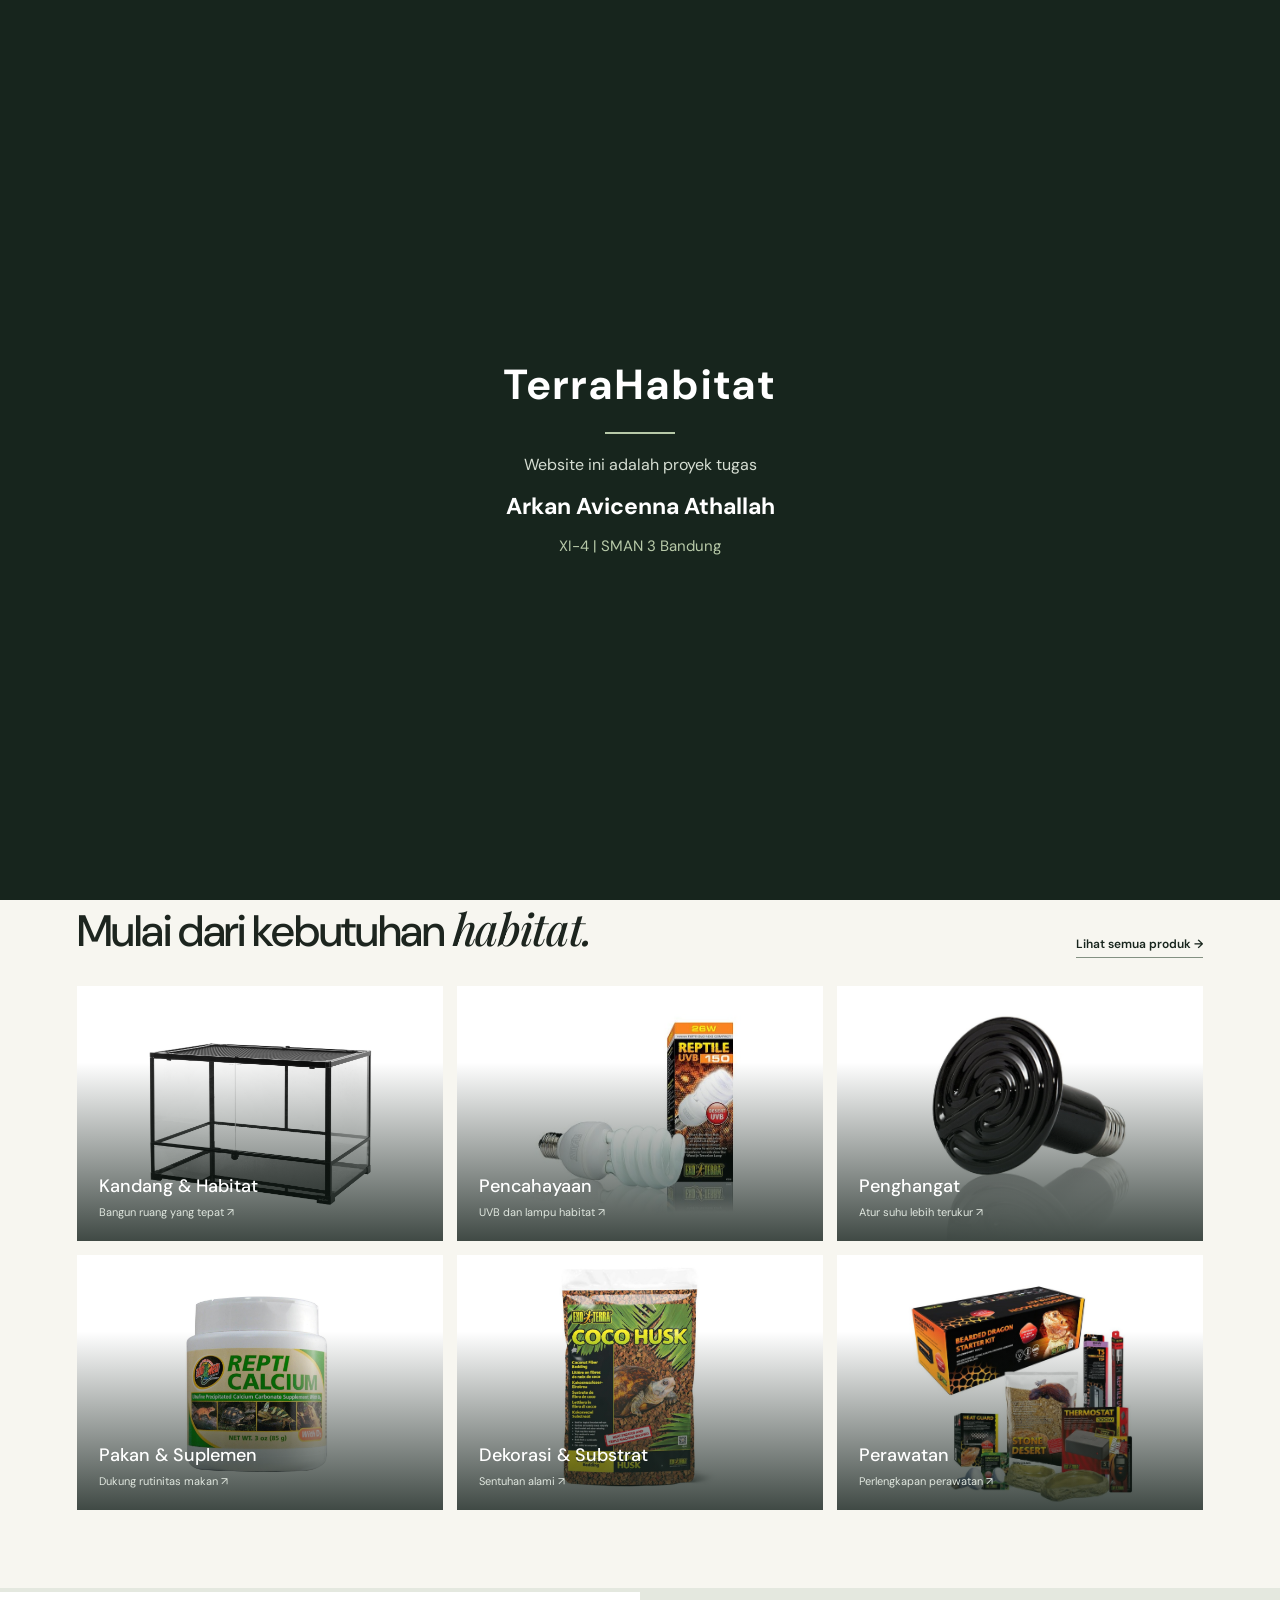
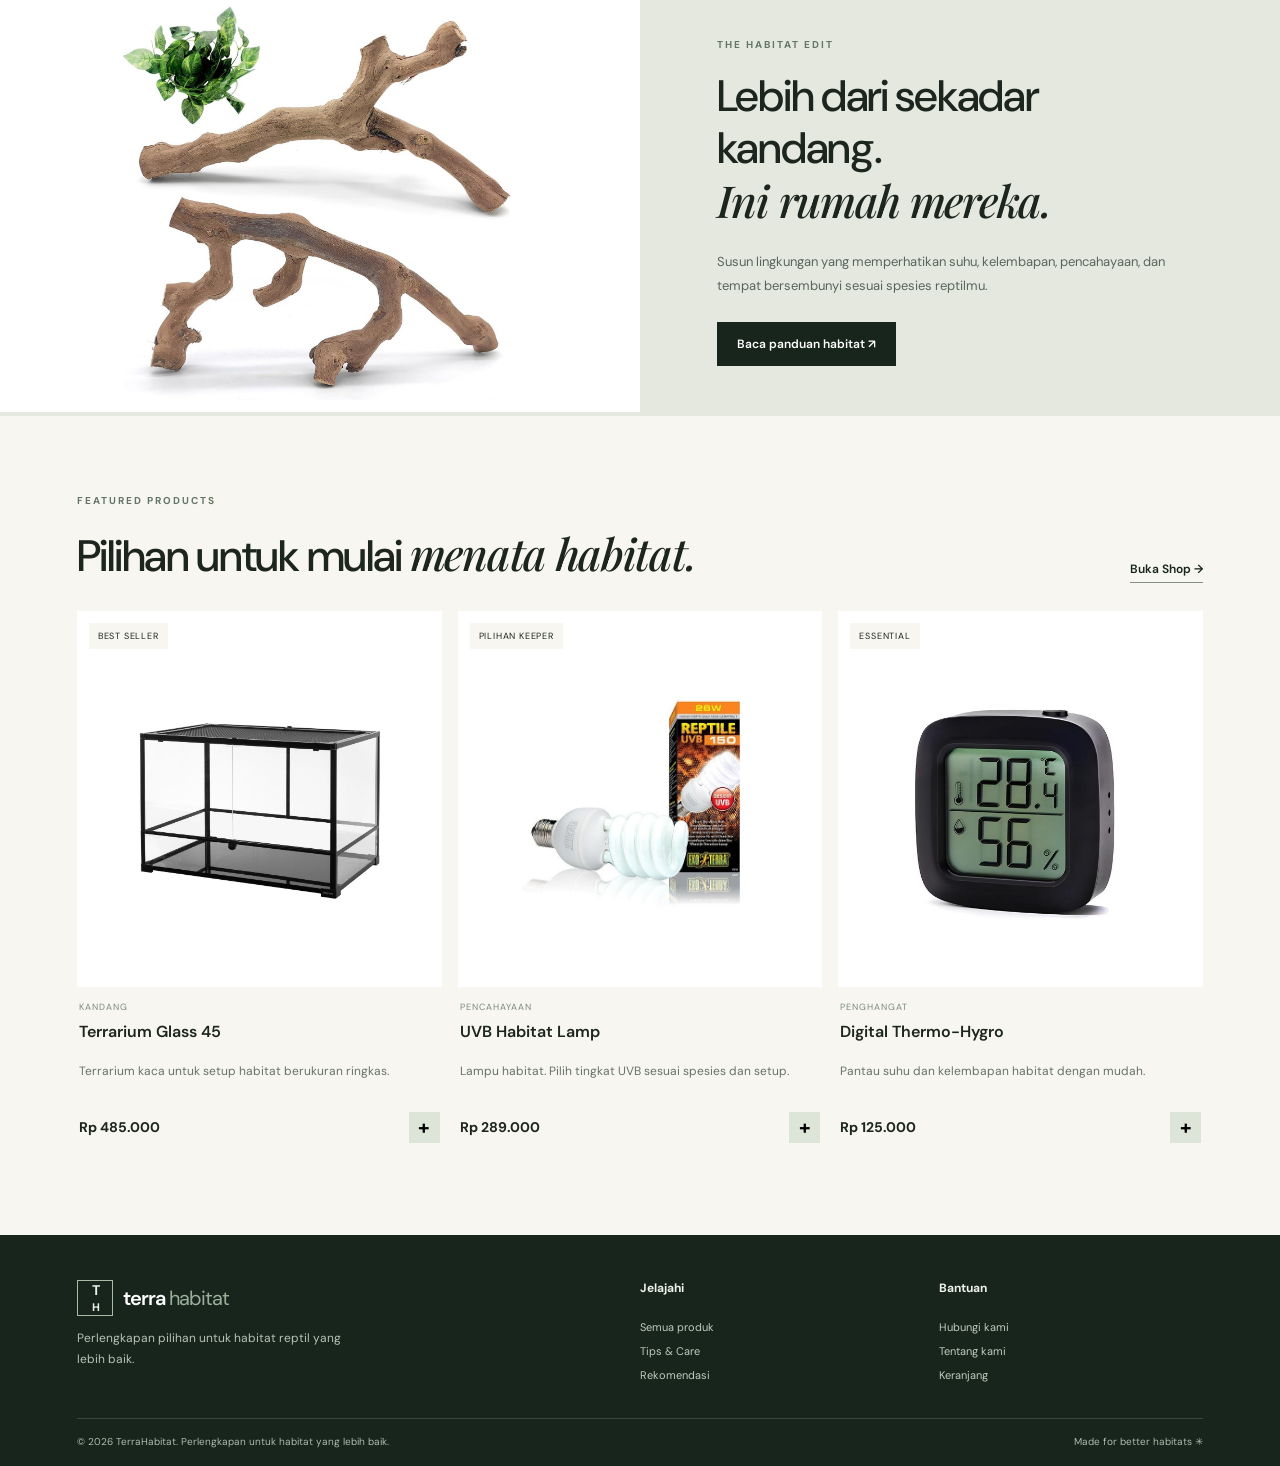
<file: index.html>
<!DOCTYPE html>
<html lang="id">
 <head>
  <meta charset="utf-8"/>
  <meta content="width=device-width,initial-scale=1" name="viewport"/>
  <meta content="#18251d" name="theme-color"/>
  <title>
   Home | TerraHabitat
  </title>
  <link href="style.css?v=2" rel="stylesheet"/>
 </head>
 <body>
  <div id="splash-screen">
    <div class="splash-content">
        <h1>TerraHabitat</h1>
        <div class="splash-line"></div>
        <p>Website ini adalah proyek tugas</p>
        <h2>Arkan Avicenna Athallah</h2>
        <h3>XI-4 | SMAN 3 Bandung</h3>
    </div>
   </div>
  <div class="announcement">
   PERLENGKAPAN PILIHAN UNTUK HABITAT REPTIL
   <span>
    •
   </span>
   TerraHabitat — perlengkapan reptil pilihan
  </div>
  <header class="site-header">
   <a class="brand" href="index.html">
    <span class="brand-mark">
     T
     <span>
      H
     </span>
    </span>
    <span class="brand-name">
     terra
     <span>
      habitat
     </span>
    </span>
   </a>
   <button aria-label="Buka menu" class="menu-toggle" id="menuToggle">
    ☰
   </button>
   <nav class="main-nav" id="mainNav">
    <a data-page="index.html" href="index.html">
     Home
    </a>
    <a data-page="shop.html" href="shop.html">
     Shop
    </a>
    <a data-page="tips.html" href="tips.html">
     Tips &amp; Care
    </a>
    <a data-page="recommendation.html" href="recommendation.html">
     Rekomendasi
    </a>
    <a data-page="about.html" href="about.html">
     About
    </a>
    <a data-page="contact.html" href="contact.html">
     Contact
    </a>
    <a data-page="image-source.html" href="image-source.html">
     Image Source
    </a>
   </nav>
   <div class="header-actions">
    <a class="cart-button" href="cart.html">
     Keranjang
     <span id="cartCount">
      0
     </span>
    </a>
   </div>
  </header>
  <main>
   <section class="hero">
    <div class="hero-copy">
     <p class="eyebrow">
      BUILT FOR BETTER HABITATS
     </p>
     <h1>
      Alam yang nyaman,
      <br/>
      <em>
       dimulai dari sini.
      </em>
     </h1>
     <p class="hero-description">
      Perlengkapan terkurasi untuk membangun habitat reptil yang aman, nyaman, dan mendekati lingkungan alaminya.
     </p>
     <div class="hero-actions">
      <a class="button button-light" href="shop.html">
       Jelajahi produk ↗
      </a>
      <a class="text-link" href="recommendation.html">
       Temukan kebutuhanmu →
      </a>
     </div>
     <div class="hero-proof">
      <span>
       🐢　🦎　🐍
      </span>
      <p>
       <strong>
        Untuk keeper yang peduli.
       </strong>
       <br/>
       <small>
        Perlengkapan pilihan, satu tempat.
       </small>
      </p>
     </div>
    </div>
    <a class="hero-art image-link" href="shop.html">
     <img alt="Iguana di lingkungan hijau" src="images/hero-reptile.jpg"/>
     <span class="hero-note">
      Habitat-first essentials ↗
     </span>
    </a>
   </section>
   <section class="benefit-strip">
    <div>
     <b>
      ✳
     </b>
     <p>
      <strong>
       Kurasi produk
      </strong>
      <small>
       Dipilih untuk kebutuhan habitat
      </small>
     </p>
    </div>
    <div>
     <b>
      ↗
     </b>
     <p>
      <strong>
       Info yang jelas
      </strong>
      <small>
       Spesifikasi mudah dipahami
      </small>
     </p>
    </div>
    <div>
     <b>
      ♧
     </b>
     <p>
      <strong>
       Keeper lebih siap
      </strong>
      <small>
       Belanja dengan pertimbangan
      </small>
     </p>
    </div>
   </section>
   <section class="section">
    <div class="section-heading">
     <div>
      <p class="eyebrow">
       SHOP BY CATEGORY
      </p>
      <h2>
       Mulai dari kebutuhan
       <em>
        habitat.
       </em>
      </h2>
     </div>
     <a class="text-link dark-link" href="shop.html">
      Lihat semua produk →
     </a>
    </div>
    <div class="category-grid">
     <a class="category-card" href="shop.html?category=Kandang">
      <img alt="Kandang dan habitat" src="images/terrarium-glass.jpeg"/>
      <span class="category-info">
       <strong>
        Kandang &amp; Habitat
       </strong>
       <small>
        Bangun ruang yang tepat ↗
       </small>
      </span>
     </a>
     <a class="category-card" href="shop.html?category=Pencahayaan">
      <img alt="Pencahayaan" src="images/uvb-lamp.jpeg"/>
      <span class="category-info">
       <strong>
        Pencahayaan
       </strong>
       <small>
        UVB dan lampu habitat ↗
       </small>
      </span>
     </a>
     <a class="category-card" href="shop.html?category=Penghangat">
      <img alt="Penghangat" src="images/ceramic-heater.jpeg"/>
      <span class="category-info">
       <strong>
        Penghangat
       </strong>
       <small>
        Atur suhu lebih terukur ↗
       </small>
      </span>
     </a>
     <a class="category-card" href="shop.html?category=Pakan">
      <img alt="Pakan" src="images/calcium-supplement.jpeg"/>
      <span class="category-info">
       <strong>
        Pakan &amp; Suplemen
       </strong>
       <small>
        Dukung rutinitas makan ↗
       </small>
      </span>
     </a>
     <a class="category-card" href="shop.html?category=Dekorasi">
      <img alt="Dekorasi habitat" src="images/coconut-substrate.jpeg"/>
      <span class="category-info">
       <strong>
        Dekorasi &amp; Substrat
       </strong>
       <small>
        Sentuhan alami ↗
       </small>
      </span>
     </a>
     <a class="category-card" href="shop.html?category=Perawatan">
      <img alt="Perawatan" src="images/care-essentials.jpeg"/>
      <span class="category-info">
       <strong>
        Perawatan
       </strong>
       <small>
        Perlengkapan perawatan ↗
       </small>
      </span>
     </a>
    </div>
   </section>
   <section class="featured-banner">
    <a class="featured-image image-link" href="tips.html">
     <img alt="Hutan hijau" src="images/climbing-branch.jpeg"/>
    </a>
    <div class="featured-content">
     <p class="eyebrow">
      THE HABITAT EDIT
     </p>
     <h2>
      Lebih dari sekadar kandang.
      <br/>
      <em>
       Ini rumah mereka.
      </em>
     </h2>
     <p>
      Susun lingkungan yang memperhatikan suhu, kelembapan, pencahayaan, dan tempat bersembunyi sesuai spesies reptilmu.
     </p>
     <a class="button button-dark" href="tips.html">
      Baca panduan habitat ↗
     </a>
    </div>
   </section>
   <section class="section">
    <div class="section-heading">
     <div>
      <p class="eyebrow">
       FEATURED PRODUCTS
      </p>
      <h2>
       Pilihan untuk mulai
       <em>
        menata habitat.
       </em>
      </h2>
     </div>
     <a class="text-link dark-link" href="shop.html">
      Buka Shop →
     </a>
    </div>
    <div class="product-grid" id="homeProducts">
    </div>
   </section>
  </main>
  <footer class="footer">
   <div class="footer-main">
    <div class="footer-brand">
     <a class="brand brand-footer" href="index.html">
      <span class="brand-mark">
       T
       <span>
        H
       </span>
      </span>
      <span class="brand-name">
       terra
       <span>
        habitat
       </span>
      </span>
     </a>
     <p>
      Perlengkapan pilihan untuk habitat reptil yang lebih baik.
     </p>
    </div>
    <div>
     <h4>
      Jelajahi
     </h4>
     <a href="shop.html">
      Semua produk
     </a>
     <a href="tips.html">
      Tips &amp; Care
     </a>
     <a href="recommendation.html">
      Rekomendasi
     </a>
    </div>
    <div>
     <h4>
      Bantuan
     </h4>
     <a href="contact.html">
      Hubungi kami
     </a>
     <a href="about.html">
      Tentang kami
     </a>
     <a href="cart.html">
      Keranjang
     </a>
    </div>
   </div>
   <div class="footer-bottom">
    <span>
     © 2026 TerraHabitat. Perlengkapan untuk habitat yang lebih baik.
    </span>
    <span>
     Made for better habitats ✳
    </span>
   </div>
  </footer>
  <div class="toast" id="toast" role="status">
  </div>
  <script src="site.js">
  </script>
  <script>
    window.addEventListener("load", function() {
        const splash = document.getElementById("splash-screen");

        if (!splash) return;

        if (sessionStorage.getItem("terraSplashShown")) {
            splash.remove();
            return;
        }

        sessionStorage.setItem("terraSplashShown", "true");

        setTimeout(function() {
            splash.classList.add("hide");

            setTimeout(function() {
                splash.remove();
            }, 800);

        }, 2500);
    });
  </script>
  <!-- FLOATING DISCLAIMER -->
<div class="disclaimer-widget" id="disclaimerWidget">

    <!-- LABEL AWAL -->
    <button class="disclaimer-trigger" id="disclaimerTrigger">
        <span>ⓘ</span>
        Disclaimer
    </button>

    <!-- INFORMASI DISCLAIMER -->
    <div class="disclaimer-content">

        <div class="disclaimer-header">
            <span>ⓘ DISCLAIMER</span>

            <button
                class="disclaimer-close"
                id="disclaimerClose"
                aria-label="Tutup disclaimer">
                ×
            </button>
        </div>

        <h3>Informasi Proyek</h3>

        <p>
            Website ini merupakan proyek tugas sekolah.
        </p>

        <strong>Arkan Avicenna Athallah</strong>

        <small>XI-4 · SMAN 3 Bandung</small>

    </div>
  <script>
    const disclaimerWidget =
        document.getElementById("disclaimerWidget");

    const disclaimerTrigger =
        document.getElementById("disclaimerTrigger");

    const disclaimerClose =
        document.getElementById("disclaimerClose");

    disclaimerTrigger.addEventListener("click", function() {
        disclaimerWidget.classList.add("active");
    });

    disclaimerClose.addEventListener("click", function() {
        disclaimerWidget.classList.remove("active");
    });
  </script>
</div>
 </body>
</html>
</file>
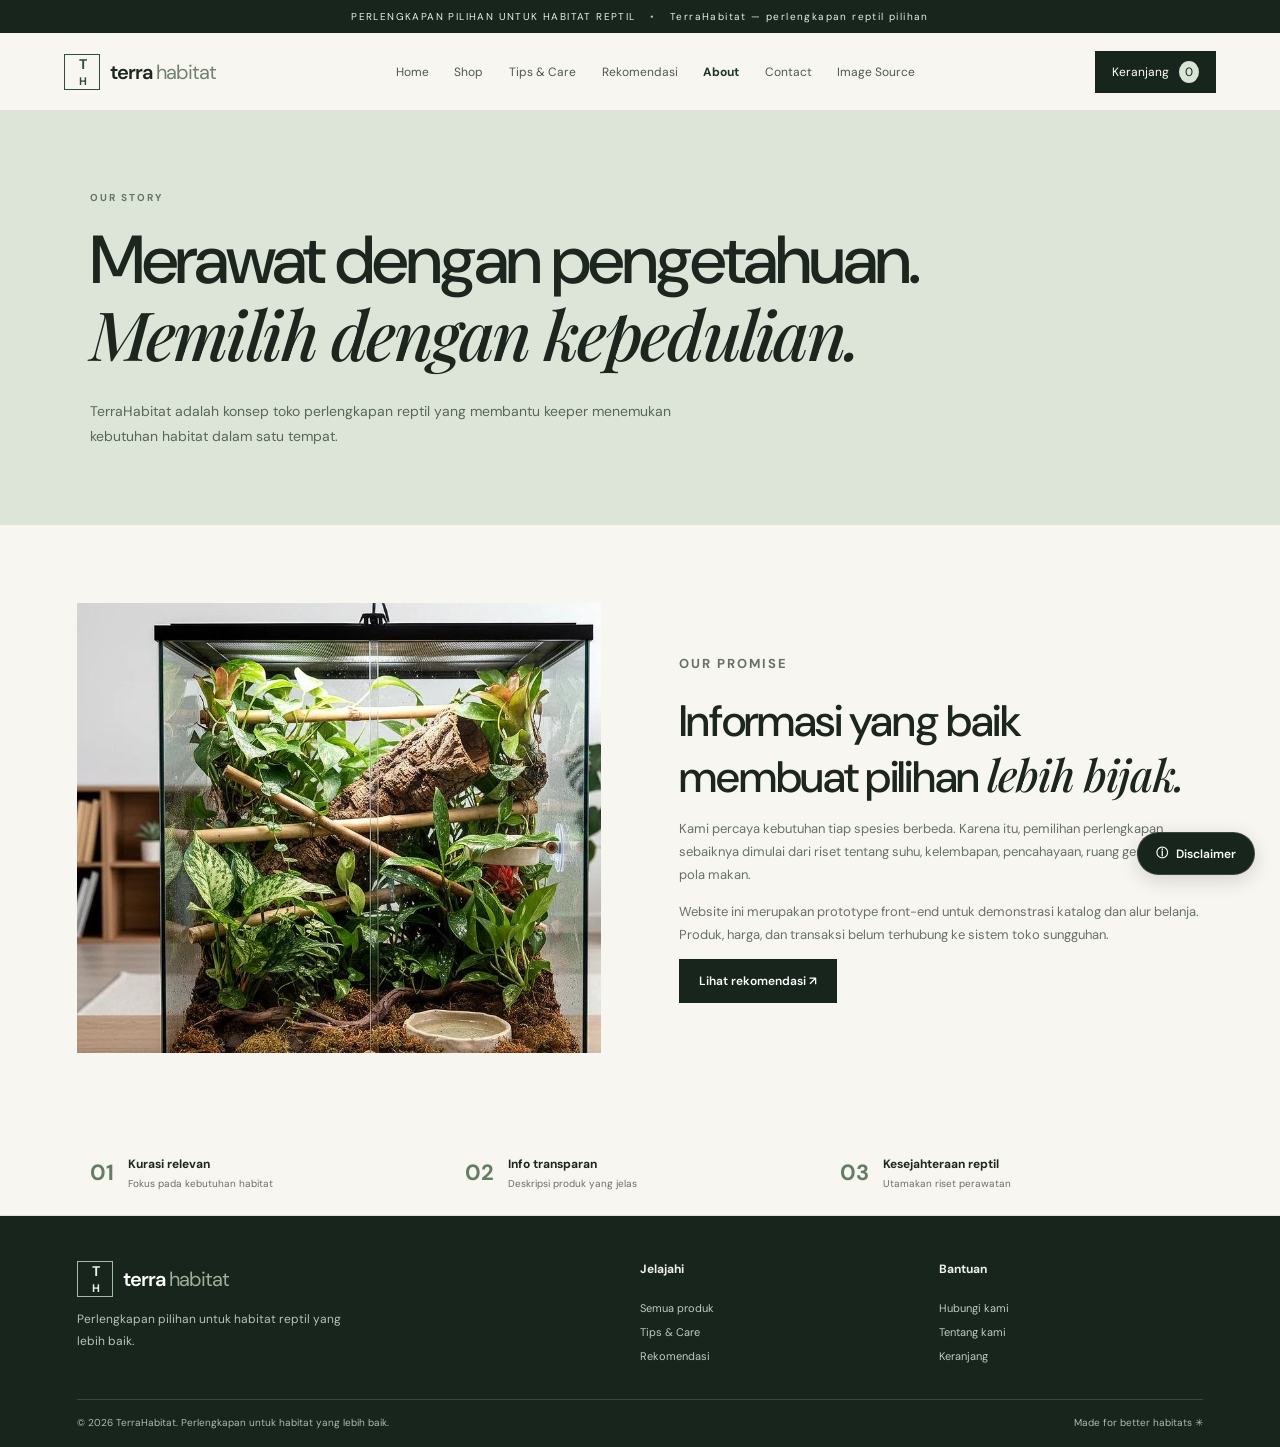
<file: about.html>
<!DOCTYPE html>
<html lang="id">
 <head>
  <meta charset="utf-8"/>
  <meta content="width=device-width,initial-scale=1" name="viewport"/>
  <meta content="#18251d" name="theme-color"/>
  <title>
   About | TerraHabitat
  </title>
  <link href="style.css" rel="stylesheet"/>
 </head>
 <body>
  <div class="announcement">
   PERLENGKAPAN PILIHAN UNTUK HABITAT REPTIL
   <span>
    •
   </span>
   TerraHabitat — perlengkapan reptil pilihan
  </div>
  <header class="site-header">
   <a class="brand" href="index.html">
    <span class="brand-mark">
     T
     <span>
      H
     </span>
    </span>
    <span class="brand-name">
     terra
     <span>
      habitat
     </span>
    </span>
   </a>
   <button aria-label="Buka menu" class="menu-toggle" id="menuToggle">
    ☰
   </button>
   <nav class="main-nav" id="mainNav">
    <a data-page="index.html" href="index.html">
     Home
    </a>
    <a data-page="shop.html" href="shop.html">
     Shop
    </a>
    <a data-page="tips.html" href="tips.html">
     Tips &amp; Care
    </a>
    <a data-page="recommendation.html" href="recommendation.html">
     Rekomendasi
    </a>
    <a data-page="about.html" href="about.html">
     About
    </a>
    <a data-page="contact.html" href="contact.html">
     Contact
    </a>
    <a data-page="image-source.html" href="image-source.html">
    Image Source
    </a>
   </nav>
   <div class="header-actions">
    <a class="cart-button" href="cart.html">
     Keranjang
     <span id="cartCount">
      0
     </span>
    </a>
   </div>
  </header>
  <main>
   <section class="page-hero">
    <p class="eyebrow">
     OUR STORY
    </p>
    <h1>
     Merawat dengan pengetahuan.
     <br/>
     <em>
      Memilih dengan kepedulian.
     </em>
    </h1>
    <p>
     TerraHabitat adalah konsep toko perlengkapan reptil yang membantu keeper menemukan kebutuhan habitat dalam satu tempat.
    </p>
   </section>
   <section class="section about-layout">
    <a class="about-photo image-link" href="shop.html">
     <img alt="Terrarium dengan habitat alami" src="images/about-terrarium.jpg"/>
    </a>
    <div>
     <p class="eyebrow">
      OUR PROMISE
     </p>
     <h2>
      Informasi yang baik membuat pilihan
      <em>
       lebih bijak.
      </em>
     </h2>
     <p>
      Kami percaya kebutuhan tiap spesies berbeda. Karena itu, pemilihan perlengkapan sebaiknya dimulai dari riset tentang suhu, kelembapan, pencahayaan, ruang gerak, dan pola makan.
     </p>
     <p>
      Website ini merupakan prototype front-end untuk demonstrasi katalog dan alur belanja. Produk, harga, dan transaksi belum terhubung ke sistem toko sungguhan.
     </p>
     <a class="button button-dark" href="recommendation.html">
      Lihat rekomendasi ↗
     </a>
    </div>
   </section>
   <section class="benefit-strip">
    <div>
     <b>
      01
     </b>
     <p>
      <strong>
       Kurasi relevan
      </strong>
      <small>
       Fokus pada kebutuhan habitat
      </small>
     </p>
    </div>
    <div>
     <b>
      02
     </b>
     <p>
      <strong>
       Info transparan
      </strong>
      <small>
       Deskripsi produk yang jelas
      </small>
     </p>
    </div>
    <div>
     <b>
      03
     </b>
     <p>
      <strong>
       Kesejahteraan reptil
      </strong>
      <small>
       Utamakan riset perawatan
      </small>
     </p>
    </div>
   </section>
  </main>
  <footer class="footer">
   <div class="footer-main">
    <div class="footer-brand">
     <a class="brand brand-footer" href="index.html">
      <span class="brand-mark">
       T
       <span>
        H
       </span>
      </span>
      <span class="brand-name">
       terra
       <span>
        habitat
       </span>
      </span>
     </a>
     <p>
      Perlengkapan pilihan untuk habitat reptil yang lebih baik.
     </p>
    </div>
    <div>
     <h4>
      Jelajahi
     </h4>
     <a href="shop.html">
      Semua produk
     </a>
     <a href="tips.html">
      Tips &amp; Care
     </a>
     <a href="recommendation.html">
      Rekomendasi
     </a>
    </div>
    <div>
     <h4>
      Bantuan
     </h4>
     <a href="contact.html">
      Hubungi kami
     </a>
     <a href="about.html">
      Tentang kami
     </a>
     <a href="cart.html">
      Keranjang
     </a>
    </div>
   </div>
   <div class="footer-bottom">
    <span>
     © 2026 TerraHabitat. Perlengkapan untuk habitat yang lebih baik.
    </span>
    <span>
     Made for better habitats ✳
    </span>
   </div>
  </footer>
  <div class="toast" id="toast" role="status">
  </div>
  <script src="site.js">
  </script>
  <!-- FLOATING DISCLAIMER -->
<div class="disclaimer-widget" id="disclaimerWidget">

    <!-- LABEL AWAL -->
    <button class="disclaimer-trigger" id="disclaimerTrigger">
        <span>ⓘ</span>
        Disclaimer
    </button>

    <!-- INFORMASI DISCLAIMER -->
    <div class="disclaimer-content">

        <div class="disclaimer-header">
            <span>ⓘ DISCLAIMER</span>

            <button
                class="disclaimer-close"
                id="disclaimerClose"
                aria-label="Tutup disclaimer">
                ×
            </button>
        </div>

        <h3>Informasi Proyek</h3>

        <p>
            Website ini merupakan proyek tugas sekolah.
        </p>

        <strong>Arkan Avicenna Athallah</strong>

        <small>XI-4 · SMAN 3 Bandung</small>

    </div>

</div>
  <script>
    const disclaimerWidget =
        document.getElementById("disclaimerWidget");

    const disclaimerTrigger =
        document.getElementById("disclaimerTrigger");

    const disclaimerClose =
        document.getElementById("disclaimerClose");

    disclaimerTrigger.addEventListener("click", function() {
        disclaimerWidget.classList.add("active");
    });

    disclaimerClose.addEventListener("click", function() {
        disclaimerWidget.classList.remove("active");
    });
</script>
 </body>
</html>
</file>
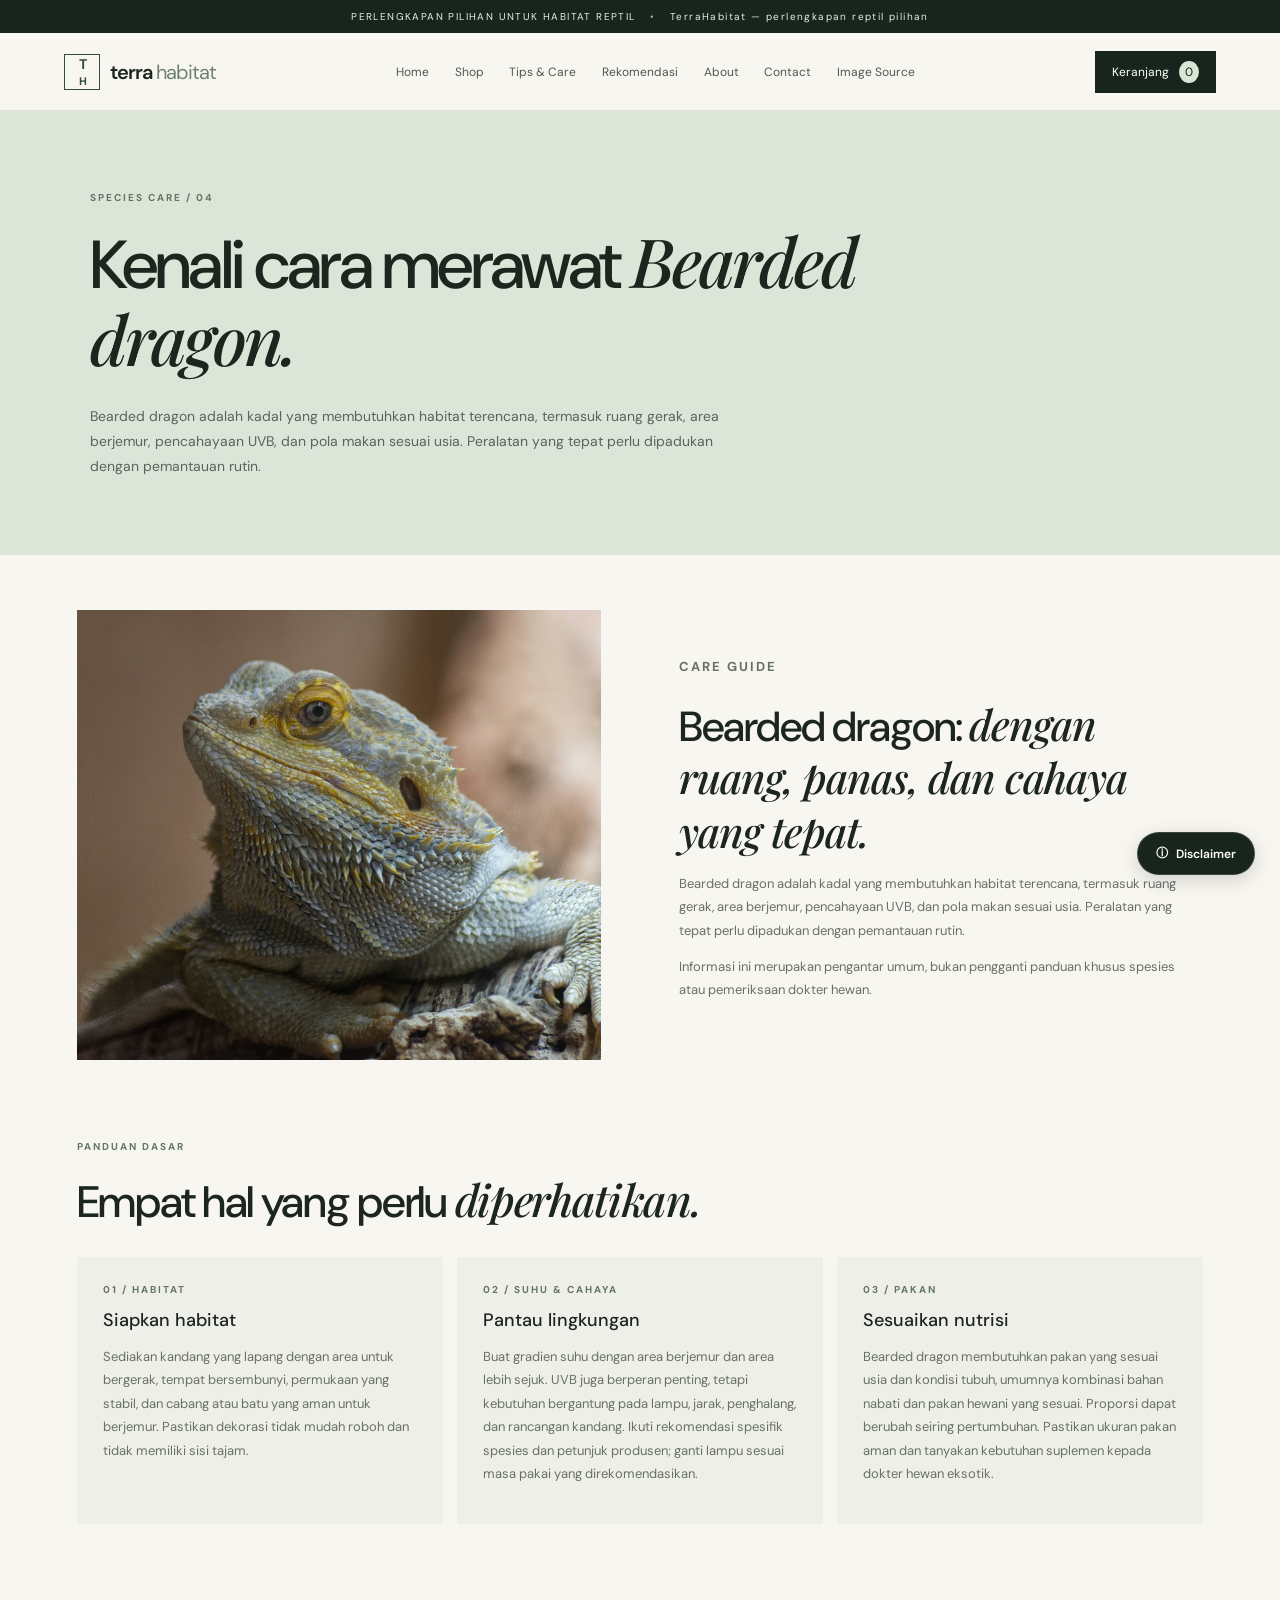
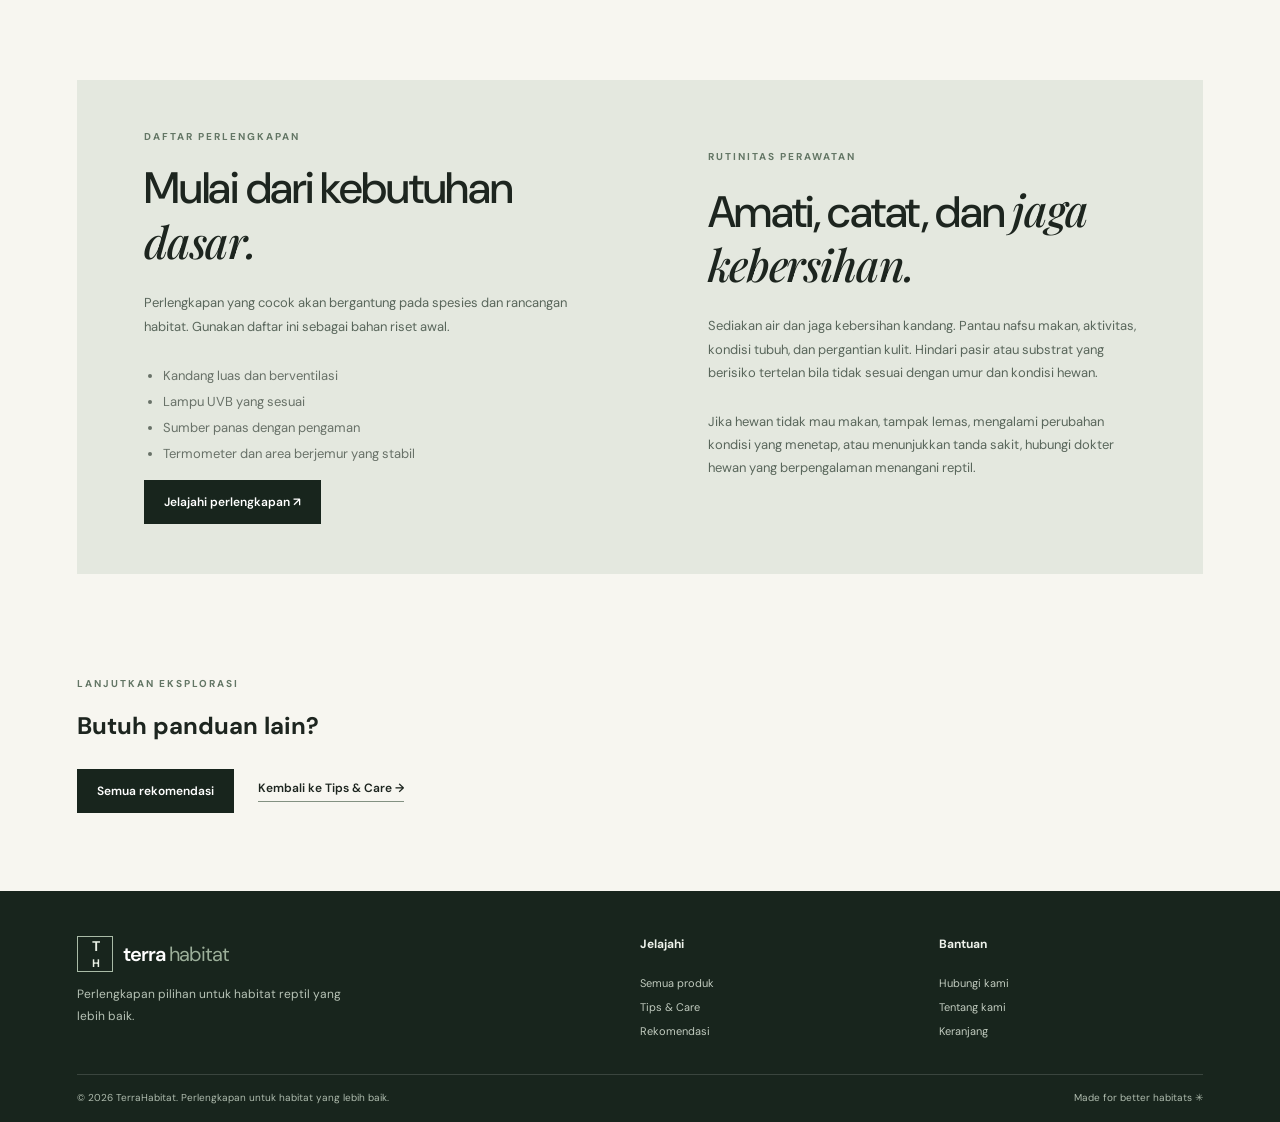
<file: bearded-dragon-care.html>
<!DOCTYPE html>
<html lang="id">
 <head>
  <meta charset="utf-8"/>
  <meta content="width=device-width,initial-scale=1" name="viewport"/>
  <meta content="#18251d" name="theme-color"/>
  <title>
   Panduan Perawatan Bearded Dragon | TerraHabitat
  </title>
  <meta content="Panduan habitat, suhu, pakan, dan perlengkapan untuk Bearded dragon." name="description"/>
  <link href="style.css" rel="stylesheet"/>
 </head>
 <body>
  <div class="announcement">
   PERLENGKAPAN PILIHAN UNTUK HABITAT REPTIL
   <span>
    •
   </span>
   TerraHabitat — perlengkapan reptil pilihan
  </div>
  <header class="site-header">
   <a class="brand" href="index.html">
    <span class="brand-mark">
     T
     <span>
      H
     </span>
    </span>
    <span class="brand-name">
     terra
     <span>
      habitat
     </span>
    </span>
   </a>
   <button aria-label="Buka menu" class="menu-toggle" id="menuToggle">
    ☰
   </button>
   <nav class="main-nav" id="mainNav">
    <a data-page="index.html" href="index.html">
     Home
    </a>
    <a data-page="shop.html" href="shop.html">
     Shop
    </a>
    <a data-page="tips.html" href="tips.html">
     Tips &amp; Care
    </a>
    <a data-page="recommendation.html" href="recommendation.html">
     Rekomendasi
    </a>
    <a data-page="about.html" href="about.html">
     About
    </a>
    <a data-page="contact.html" href="contact.html">
     Contact
    </a>
    <a data-page="image-source.html" href="image-source.html">
    Image Source
    </a>
   </nav>
   <div class="header-actions">
    <a class="cart-button" href="cart.html">
     Keranjang
     <span id="cartCount">
      0
     </span>
    </a>
   </div>
  </header>
  <main>
   <section class="page-hero">
    <p class="eyebrow">
     SPECIES CARE / 04
    </p>
    <h1>
     Kenali cara merawat
     <em>
      Bearded dragon.
     </em>
    </h1>
    <p>
     Bearded dragon adalah kadal yang membutuhkan habitat terencana, termasuk ruang gerak, area berjemur, pencahayaan UVB, dan pola makan sesuai usia. Peralatan yang tepat perlu dipadukan dengan pemantauan rutin.
    </p>
   </section>
   <section class="section about-layout species-layout">
    <div class="about-photo">
     <img alt="Bearded Dragon" loading="lazy" src="images/bearded-dragon.jpg"/>
    </div>
    <div>
     <p class="eyebrow">
      CARE GUIDE
     </p>
     <h2>
      Bearded dragon:
      <em>
       dengan ruang, panas, dan cahaya yang tepat.
      </em>
     </h2>
     <p>
      Bearded dragon adalah kadal yang membutuhkan habitat terencana, termasuk ruang gerak, area berjemur, pencahayaan UVB, dan pola makan sesuai usia. Peralatan yang tepat perlu dipadukan dengan pemantauan rutin.
     </p>
     <p>
      Informasi ini merupakan pengantar umum, bukan pengganti panduan khusus spesies atau pemeriksaan dokter hewan.
     </p>
    </div>
   </section>
   <section class="section species-content">
    <div class="section-heading">
     <div>
      <p class="eyebrow">
       PANDUAN DASAR
      </p>
      <h2>
       Empat hal yang perlu
       <em>
        diperhatikan.
       </em>
      </h2>
     </div>
    </div>
    <div class="category-grid species-topic-grid">
     <article class="care-card">
      <div class="care-body">
       <span class="eyebrow">
        01 / HABITAT
       </span>
       <h3>
        Siapkan habitat
       </h3>
       <p>
        Sediakan kandang yang lapang dengan area untuk bergerak, tempat bersembunyi, permukaan yang stabil, dan cabang atau batu yang aman untuk berjemur. Pastikan dekorasi tidak mudah roboh dan tidak memiliki sisi tajam.
       </p>
      </div>
     </article>
     <article class="care-card">
      <div class="care-body">
       <span class="eyebrow">
        02 / SUHU &amp; CAHAYA
       </span>
       <h3>
        Pantau lingkungan
       </h3>
       <p>
        Buat gradien suhu dengan area berjemur dan area lebih sejuk. UVB juga berperan penting, tetapi kebutuhan bergantung pada lampu, jarak, penghalang, dan rancangan kandang. Ikuti rekomendasi spesifik spesies dan petunjuk produsen; ganti lampu sesuai masa pakai yang direkomendasikan.
       </p>
      </div>
     </article>
     <article class="care-card">
      <div class="care-body">
       <span class="eyebrow">
        03 / PAKAN
       </span>
       <h3>
        Sesuaikan nutrisi
       </h3>
       <p>
        Bearded dragon membutuhkan pakan yang sesuai usia dan kondisi tubuh, umumnya kombinasi bahan nabati dan pakan hewani yang sesuai. Proporsi dapat berubah seiring pertumbuhan. Pastikan ukuran pakan aman dan tanyakan kebutuhan suplemen kepada dokter hewan eksotik.
       </p>
      </div>
     </article>
    </div>
   </section>
   <section class="section species-check">
    <div class="featured-banner">
     <div class="featured-content">
      <p class="eyebrow">
       DAFTAR PERLENGKAPAN
      </p>
      <h2>
       Mulai dari kebutuhan
       <em>
        dasar.
       </em>
      </h2>
      <p>
       Perlengkapan yang cocok akan bergantung pada spesies dan rancangan habitat. Gunakan daftar ini sebagai bahan riset awal.
      </p>
      <ul>
       <li>
        Kandang luas dan berventilasi
       </li>
       <li>
        Lampu UVB yang sesuai
       </li>
       <li>
        Sumber panas dengan pengaman
       </li>
       <li>
        Termometer dan area berjemur yang stabil
       </li>
      </ul>
      <a class="button button-dark" href="shop.html?category=Penghangat">
       Jelajahi perlengkapan ↗
      </a>
     </div>
     <div class="featured-content">
      <p class="eyebrow">
       RUTINITAS PERAWATAN
      </p>
      <h2>
       Amati, catat, dan
       <em>
        jaga kebersihan.
       </em>
      </h2>
      <p>
       Sediakan air dan jaga kebersihan kandang. Pantau nafsu makan, aktivitas, kondisi tubuh, dan pergantian kulit. Hindari pasir atau substrat yang berisiko tertelan bila tidak sesuai dengan umur dan kondisi hewan.
      </p>
      <p>
       Jika hewan tidak mau makan, tampak lemas, mengalami perubahan kondisi yang menetap, atau menunjukkan tanda sakit, hubungi dokter hewan yang berpengalaman menangani reptil.
      </p>
     </div>
    </div>
   </section>
   <section class="section faq-section">
    <p class="eyebrow">
     LANJUTKAN EKSPLORASI
    </p>
    <h2>
     Butuh panduan lain?
    </h2>
    <div class="hero-actions">
     <a class="button button-dark" href="recommendation.html">
      Semua rekomendasi
     </a>
     <a class="text-link" href="tips.html">
      Kembali ke Tips &amp; Care →
     </a>
    </div>
   </section>
  </main>
  <footer class="footer">
   <div class="footer-main">
    <div class="footer-brand">
     <a class="brand brand-footer" href="index.html">
      <span class="brand-mark">
       T
       <span>
        H
       </span>
      </span>
      <span class="brand-name">
       terra
       <span>
        habitat
       </span>
      </span>
     </a>
     <p>
      Perlengkapan pilihan untuk habitat reptil yang lebih baik.
     </p>
    </div>
    <div>
     <h4>
      Jelajahi
     </h4>
     <a href="shop.html">
      Semua produk
     </a>
     <a href="tips.html">
      Tips &amp; Care
     </a>
     <a href="recommendation.html">
      Rekomendasi
     </a>
    </div>
    <div>
     <h4>
      Bantuan
     </h4>
     <a href="contact.html">
      Hubungi kami
     </a>
     <a href="about.html">
      Tentang kami
     </a>
     <a href="cart.html">
      Keranjang
     </a>
    </div>
   </div>
   <div class="footer-bottom">
    <span>
     © 2026 TerraHabitat. Perlengkapan untuk habitat yang lebih baik.
    </span>
    <span>
     Made for better habitats ✳
    </span>
   </div>
  </footer>
  <div class="toast" id="toast" role="status">
  </div>
  <script src="site.js">
  </script>
  <!-- FLOATING DISCLAIMER -->
<div class="disclaimer-widget" id="disclaimerWidget">

    <!-- LABEL AWAL -->
    <button class="disclaimer-trigger" id="disclaimerTrigger">
        <span>ⓘ</span>
        Disclaimer
    </button>

    <!-- INFORMASI DISCLAIMER -->
    <div class="disclaimer-content">

        <div class="disclaimer-header">
            <span>ⓘ DISCLAIMER</span>

            <button
                class="disclaimer-close"
                id="disclaimerClose"
                aria-label="Tutup disclaimer">
                ×
            </button>
        </div>

        <h3>Informasi Proyek</h3>

        <p>
            Website ini merupakan proyek tugas sekolah.
        </p>

        <strong>Arkan Avicenna Athallah</strong>

        <small>XI-4 · SMAN 3 Bandung</small>

    </div>

</div>
  <script>
    const disclaimerWidget =
        document.getElementById("disclaimerWidget");

    const disclaimerTrigger =
        document.getElementById("disclaimerTrigger");

    const disclaimerClose =
        document.getElementById("disclaimerClose");

    disclaimerTrigger.addEventListener("click", function() {
        disclaimerWidget.classList.add("active");
    });

    disclaimerClose.addEventListener("click", function() {
        disclaimerWidget.classList.remove("active");
    });
</script>
 </body>
</html>
</file>
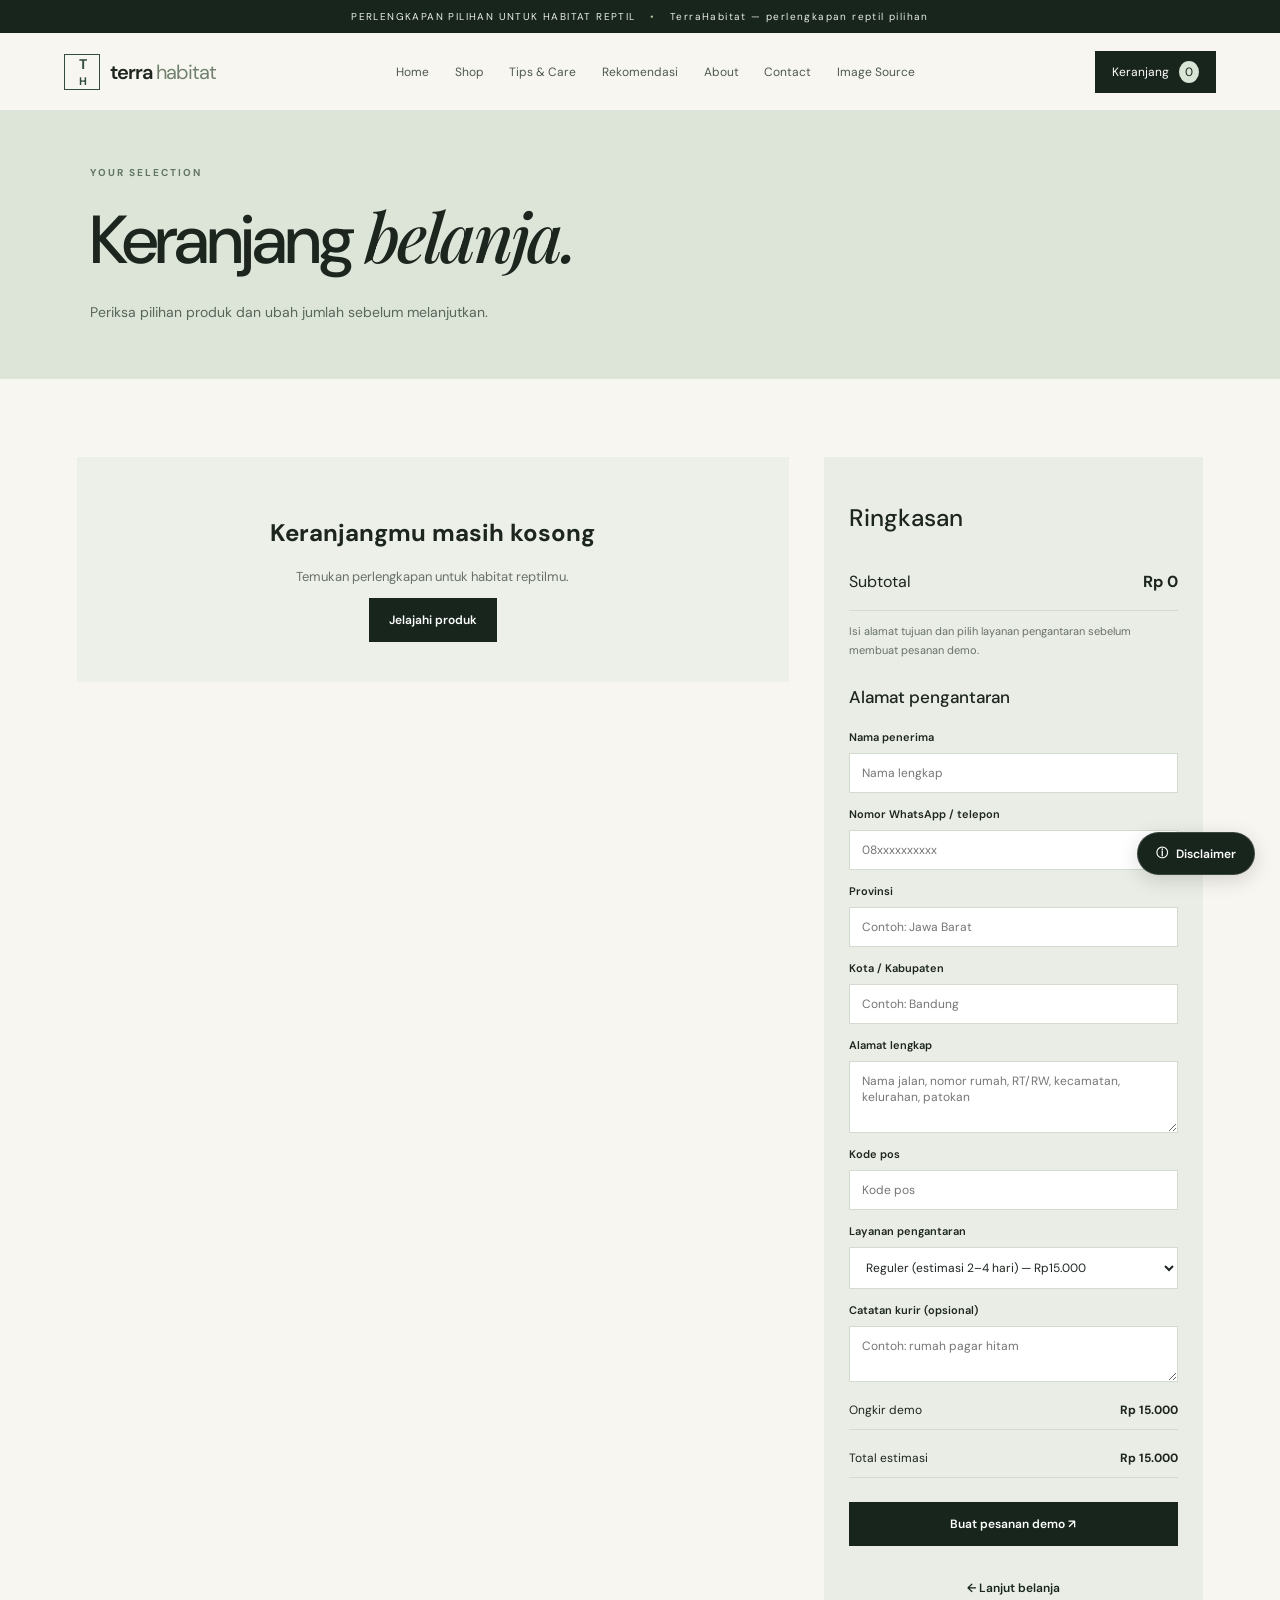
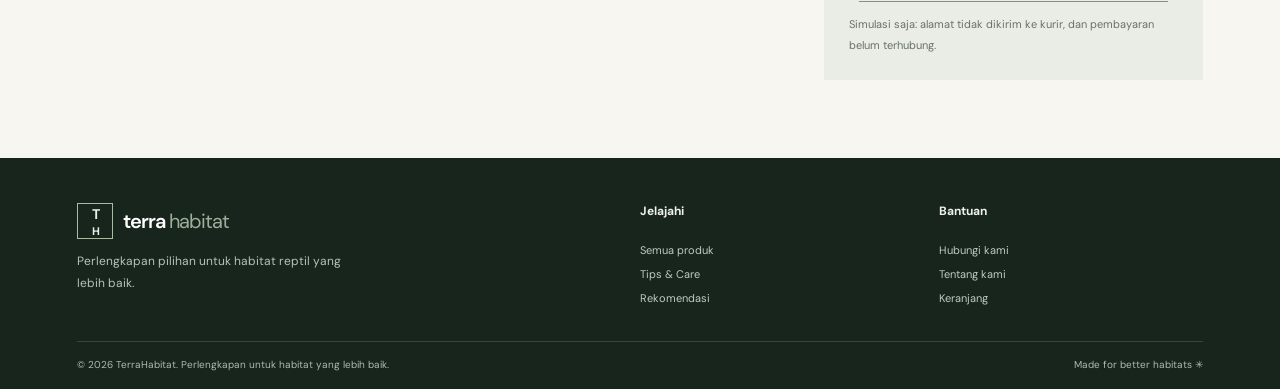
<file: cart.html>
<!DOCTYPE html>
<html lang="id">
 <head>
  <meta charset="utf-8"/>
  <meta content="width=device-width,initial-scale=1" name="viewport"/>
  <meta content="#18251d" name="theme-color"/>
  <title>
   Keranjang | TerraHabitat
  </title>
  <link href="style.css" rel="stylesheet"/>
 </head>
 <body>
  <div class="announcement">
   PERLENGKAPAN PILIHAN UNTUK HABITAT REPTIL
   <span>
    •
   </span>
   TerraHabitat — perlengkapan reptil pilihan
  </div>
  <header class="site-header">
   <a class="brand" href="index.html">
    <span class="brand-mark">
     T
     <span>
      H
     </span>
    </span>
    <span class="brand-name">
     terra
     <span>
      habitat
     </span>
    </span>
   </a>
   <button aria-label="Buka menu" class="menu-toggle" id="menuToggle">
    ☰
   </button>
   <nav class="main-nav" id="mainNav">
    <a data-page="index.html" href="index.html">
     Home
    </a>
    <a data-page="shop.html" href="shop.html">
     Shop
    </a>
    <a data-page="tips.html" href="tips.html">
     Tips &amp; Care
    </a>
    <a data-page="recommendation.html" href="recommendation.html">
     Rekomendasi
    </a>
    <a data-page="about.html" href="about.html">
     About
    </a>
    <a data-page="contact.html" href="contact.html">
     Contact
    </a>
    <a data-page="image-source.html" href="image-source.html">
    Image Source
    </a>
   </nav>
   <div class="header-actions">
    <a class="cart-button" href="cart.html">
     Keranjang
     <span id="cartCount">
      0
     </span>
    </a>
   </div>
  </header>
  <main>
   <section class="page-hero compact">
    <p class="eyebrow">
     YOUR SELECTION
    </p>
    <h1>
     Keranjang
     <em>
      belanja.
     </em>
    </h1>
    <p>
     Periksa pilihan produk dan ubah jumlah sebelum melanjutkan.
    </p>
   </section>
   <section class="section cart-page">
    <div id="cartPageItems">
    </div>
    <aside class="cart-page-summary">
     <h2>
      Ringkasan
     </h2>
     <div class="summary-line">
      <span>
       Subtotal
      </span>
      <strong id="cartPageSubtotal">
       Rp0
      </strong>
     </div>
     <p>
      Isi alamat tujuan dan pilih layanan pengantaran sebelum membuat pesanan demo.
     </p>
     <form class="delivery-form" id="deliveryForm">
      <h3>Alamat pengantaran</h3>
      <label for="deliveryName">Nama penerima</label>
      <input id="deliveryName" name="name" type="text" placeholder="Nama lengkap" autocomplete="name" required />
      <label for="deliveryPhone">Nomor WhatsApp / telepon</label>
      <input id="deliveryPhone" name="phone" type="tel" placeholder="08xxxxxxxxxx" autocomplete="tel" required pattern="[0-9+() .-]{8,20}" />
      <label for="deliveryProvince">Provinsi</label>
      <input id="deliveryProvince" name="province" type="text" placeholder="Contoh: Jawa Barat" autocomplete="address-level1" required />
      <label for="deliveryCity">Kota / Kabupaten</label>
      <input id="deliveryCity" name="city" type="text" placeholder="Contoh: Bandung" autocomplete="address-level2" required />
      <label for="deliveryAddress">Alamat lengkap</label>
      <textarea id="deliveryAddress" name="address" rows="3" placeholder="Nama jalan, nomor rumah, RT/RW, kecamatan, kelurahan, patokan" autocomplete="street-address" required></textarea>
      <label for="deliveryPostal">Kode pos</label>
      <input id="deliveryPostal" name="postal" type="text" inputmode="numeric" placeholder="Kode pos" autocomplete="postal-code" required pattern="[0-9]{5}" />
      <label for="deliveryService">Layanan pengantaran</label>
      <select id="deliveryService" name="service" required>
       <option value="regular" data-fee="15000">Reguler (estimasi 2–4 hari) — Rp15.000</option>
       <option value="express" data-fee="30000">Ekspres (estimasi 1–2 hari) — Rp30.000</option>
      </select>
      <label for="deliveryNotes">Catatan kurir (opsional)</label>
      <textarea id="deliveryNotes" name="notes" rows="2" placeholder="Contoh: rumah pagar hitam"></textarea>
      <div class="summary-line delivery-total-line"><span>Ongkir demo</span><strong id="deliveryFee">Rp15.000</strong></div>
      <div class="summary-line delivery-total-line"><span>Total estimasi</span><strong id="deliveryTotal">Rp0</strong></div>
      <button class="button button-dark" id="checkoutBtn" type="submit">Buat pesanan demo ↗</button>
      <p id="deliveryFeedback" class="delivery-feedback" role="status" aria-live="polite"></p>
     </form>
     <a class="text-link dark-link" href="shop.html">
      ← Lanjut belanja
     </a>
     <small>
      Simulasi saja: alamat tidak dikirim ke kurir, dan pembayaran belum terhubung.
     </small>
    </aside>
   </section>
  </main>
  <footer class="footer">
   <div class="footer-main">
    <div class="footer-brand">
     <a class="brand brand-footer" href="index.html">
      <span class="brand-mark">
       T
       <span>
        H
       </span>
      </span>
      <span class="brand-name">
       terra
       <span>
        habitat
       </span>
      </span>
     </a>
     <p>
      Perlengkapan pilihan untuk habitat reptil yang lebih baik.
     </p>
    </div>
    <div>
     <h4>
      Jelajahi
     </h4>
     <a href="shop.html">
      Semua produk
     </a>
     <a href="tips.html">
      Tips &amp; Care
     </a>
     <a href="recommendation.html">
      Rekomendasi
     </a>
    </div>
    <div>
     <h4>
      Bantuan
     </h4>
     <a href="contact.html">
      Hubungi kami
     </a>
     <a href="about.html">
      Tentang kami
     </a>
     <a href="cart.html">
      Keranjang
     </a>
    </div>
   </div>
   <div class="footer-bottom">
    <span>
     © 2026 TerraHabitat. Perlengkapan untuk habitat yang lebih baik.
    </span>
    <span>
     Made for better habitats ✳
    </span>
   </div>
  </footer>
  <div class="toast" id="toast" role="status">
  </div>
  <script src="site.js">
  </script>
  <!-- FLOATING DISCLAIMER -->
<div class="disclaimer-widget" id="disclaimerWidget">

    <!-- LABEL AWAL -->
    <button class="disclaimer-trigger" id="disclaimerTrigger">
        <span>ⓘ</span>
        Disclaimer
    </button>

    <!-- INFORMASI DISCLAIMER -->
    <div class="disclaimer-content">

        <div class="disclaimer-header">
            <span>ⓘ DISCLAIMER</span>

            <button
                class="disclaimer-close"
                id="disclaimerClose"
                aria-label="Tutup disclaimer">
                ×
            </button>
        </div>

        <h3>Informasi Proyek</h3>

        <p>
            Website ini merupakan proyek tugas sekolah.
        </p>

        <strong>Arkan Avicenna Athallah</strong>

        <small>XI-4 · SMAN 3 Bandung</small>

    </div>

</div>
  <script>
    const disclaimerWidget =
        document.getElementById("disclaimerWidget");

    const disclaimerTrigger =
        document.getElementById("disclaimerTrigger");

    const disclaimerClose =
        document.getElementById("disclaimerClose");

    disclaimerTrigger.addEventListener("click", function() {
        disclaimerWidget.classList.add("active");
    });

    disclaimerClose.addEventListener("click", function() {
        disclaimerWidget.classList.remove("active");
    });
</script>
 </body>
</html>
</file>
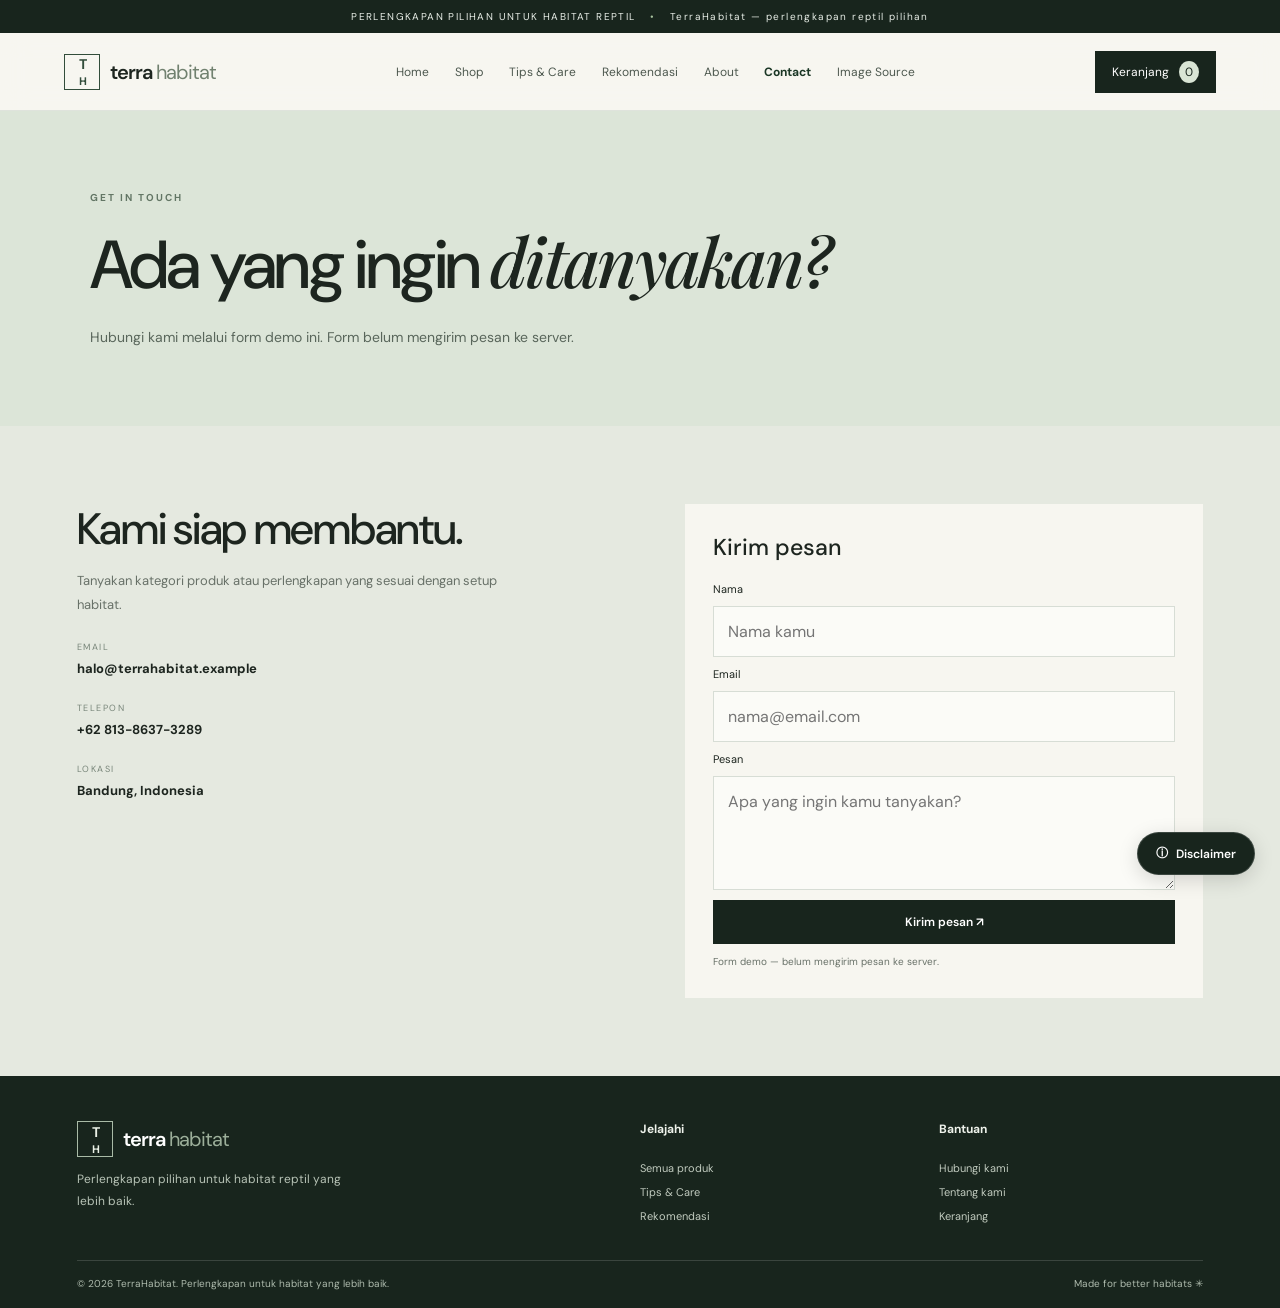
<file: contact.html>
<!DOCTYPE html>
<html lang="id">
 <head>
  <meta charset="utf-8"/>
  <meta content="width=device-width,initial-scale=1" name="viewport"/>
  <meta content="#18251d" name="theme-color"/>
  <title>
   Contact | TerraHabitat
  </title>
  <link href="style.css" rel="stylesheet"/>
 </head>
 <body>
  <div class="announcement">
   PERLENGKAPAN PILIHAN UNTUK HABITAT REPTIL
   <span>
    •
   </span>
   TerraHabitat — perlengkapan reptil pilihan
  </div>
  <header class="site-header">
   <a class="brand" href="index.html">
    <span class="brand-mark">
     T
     <span>
      H
     </span>
    </span>
    <span class="brand-name">
     terra
     <span>
      habitat
     </span>
    </span>
   </a>
   <button aria-label="Buka menu" class="menu-toggle" id="menuToggle">
    ☰
   </button>
   <nav class="main-nav" id="mainNav">
    <a data-page="index.html" href="index.html">
     Home
    </a>
    <a data-page="shop.html" href="shop.html">
     Shop
    </a>
    <a data-page="tips.html" href="tips.html">
     Tips &amp; Care
    </a>
    <a data-page="recommendation.html" href="recommendation.html">
     Rekomendasi
    </a>
    <a data-page="about.html" href="about.html">
     About
    </a>
    <a data-page="contact.html" href="contact.html">
     Contact
    </a>
    <a data-page="image-source.html" href="image-source.html">
    Image Source
    </a>
   </nav>
   <div class="header-actions">
    <a class="cart-button" href="cart.html">
     Keranjang
     <span id="cartCount">
      0
     </span>
    </a>
   </div>
  </header>
  <main>
   <section class="page-hero">
    <p class="eyebrow">
     GET IN TOUCH
    </p>
    <h1>
     Ada yang ingin
     <em>
      ditanyakan?
     </em>
    </h1>
    <p>
     Hubungi kami melalui form demo ini. Form belum mengirim pesan ke server.
    </p>
   </section>
   <section class="section contact-section">
    <div class="contact-copy">
     <h2>
      Kami siap membantu.
     </h2>
     <p>
      Tanyakan kategori produk atau perlengkapan yang sesuai dengan setup habitat.
     </p>
     <div class="contact-detail">
      <span>
       EMAIL
      </span>
      <strong>
       halo@terrahabitat.example
      </strong>
     </div>
     <div class="contact-detail">
      <span>
       TELEPON
      </span>
      <strong>
       <a class="contact-phone-link" href="tel:+6281386373289">+62 813-8637-3289</a>
      </strong>
     </div>

     <div class="contact-detail">
      <span>
       LOKASI
      </span>
      <strong>
       Bandung, Indonesia
      </strong>
     </div>
    </div>
    <form class="contact-form" id="contactForm">
     <h3>
      Kirim pesan
     </h3>
     <label for="contactName">
      Nama
     </label>
     <input id="contactName" name="name" placeholder="Nama kamu" required=""/>
     <label for="contactEmail">
      Email
     </label>
     <input id="contactEmail" name="email" placeholder="nama@email.com" required="" type="email"/>
     <label for="contactMessage">
      Pesan
     </label>
     <textarea id="contactMessage" name="message" placeholder="Apa yang ingin kamu tanyakan?" required="" rows="4"></textarea>
     <button class="button button-dark" type="submit">
      Kirim pesan ↗
     </button>
     <small id="contactFeedback">
      Form demo — belum mengirim pesan ke server.
     </small>
    </form>
   </section>
  </main>
  <footer class="footer">
   <div class="footer-main">
    <div class="footer-brand">
     <a class="brand brand-footer" href="index.html">
      <span class="brand-mark">
       T
       <span>
        H
       </span>
      </span>
      <span class="brand-name">
       terra
       <span>
        habitat
       </span>
      </span>
     </a>
     <p>
      Perlengkapan pilihan untuk habitat reptil yang lebih baik.
     </p>
    </div>
    <div>
     <h4>
      Jelajahi
     </h4>
     <a href="shop.html">
      Semua produk
     </a>
     <a href="tips.html">
      Tips &amp; Care
     </a>
     <a href="recommendation.html">
      Rekomendasi
     </a>
    </div>
    <div>
     <h4>
      Bantuan
     </h4>
     <a href="contact.html">
      Hubungi kami
     </a>
     <a href="about.html">
      Tentang kami
     </a>
     <a href="cart.html">
      Keranjang
     </a>
    </div>
   </div>
   <div class="footer-bottom">
    <span>
     © 2026 TerraHabitat. Perlengkapan untuk habitat yang lebih baik.
    </span>
    <span>
     Made for better habitats ✳
    </span>
   </div>
  </footer>
  <div class="toast" id="toast" role="status">
  </div>
  <script src="site.js">
  </script>
  <!-- FLOATING DISCLAIMER -->
<div class="disclaimer-widget" id="disclaimerWidget">

    <!-- LABEL AWAL -->
    <button class="disclaimer-trigger" id="disclaimerTrigger">
        <span>ⓘ</span>
        Disclaimer
    </button>

    <!-- INFORMASI DISCLAIMER -->
    <div class="disclaimer-content">

        <div class="disclaimer-header">
            <span>ⓘ DISCLAIMER</span>

            <button
                class="disclaimer-close"
                id="disclaimerClose"
                aria-label="Tutup disclaimer">
                ×
            </button>
        </div>

        <h3>Informasi Proyek</h3>

        <p>
            Website ini merupakan proyek tugas sekolah.
        </p>

        <strong>Arkan Avicenna Athallah</strong>

        <small>XI-4 · SMAN 3 Bandung</small>

    </div>

</div>
  <script>
    const disclaimerWidget =
        document.getElementById("disclaimerWidget");

    const disclaimerTrigger =
        document.getElementById("disclaimerTrigger");

    const disclaimerClose =
        document.getElementById("disclaimerClose");

    disclaimerTrigger.addEventListener("click", function() {
        disclaimerWidget.classList.add("active");
    });

    disclaimerClose.addEventListener("click", function() {
        disclaimerWidget.classList.remove("active");
    });
</script>
 </body>
</html>
</file>
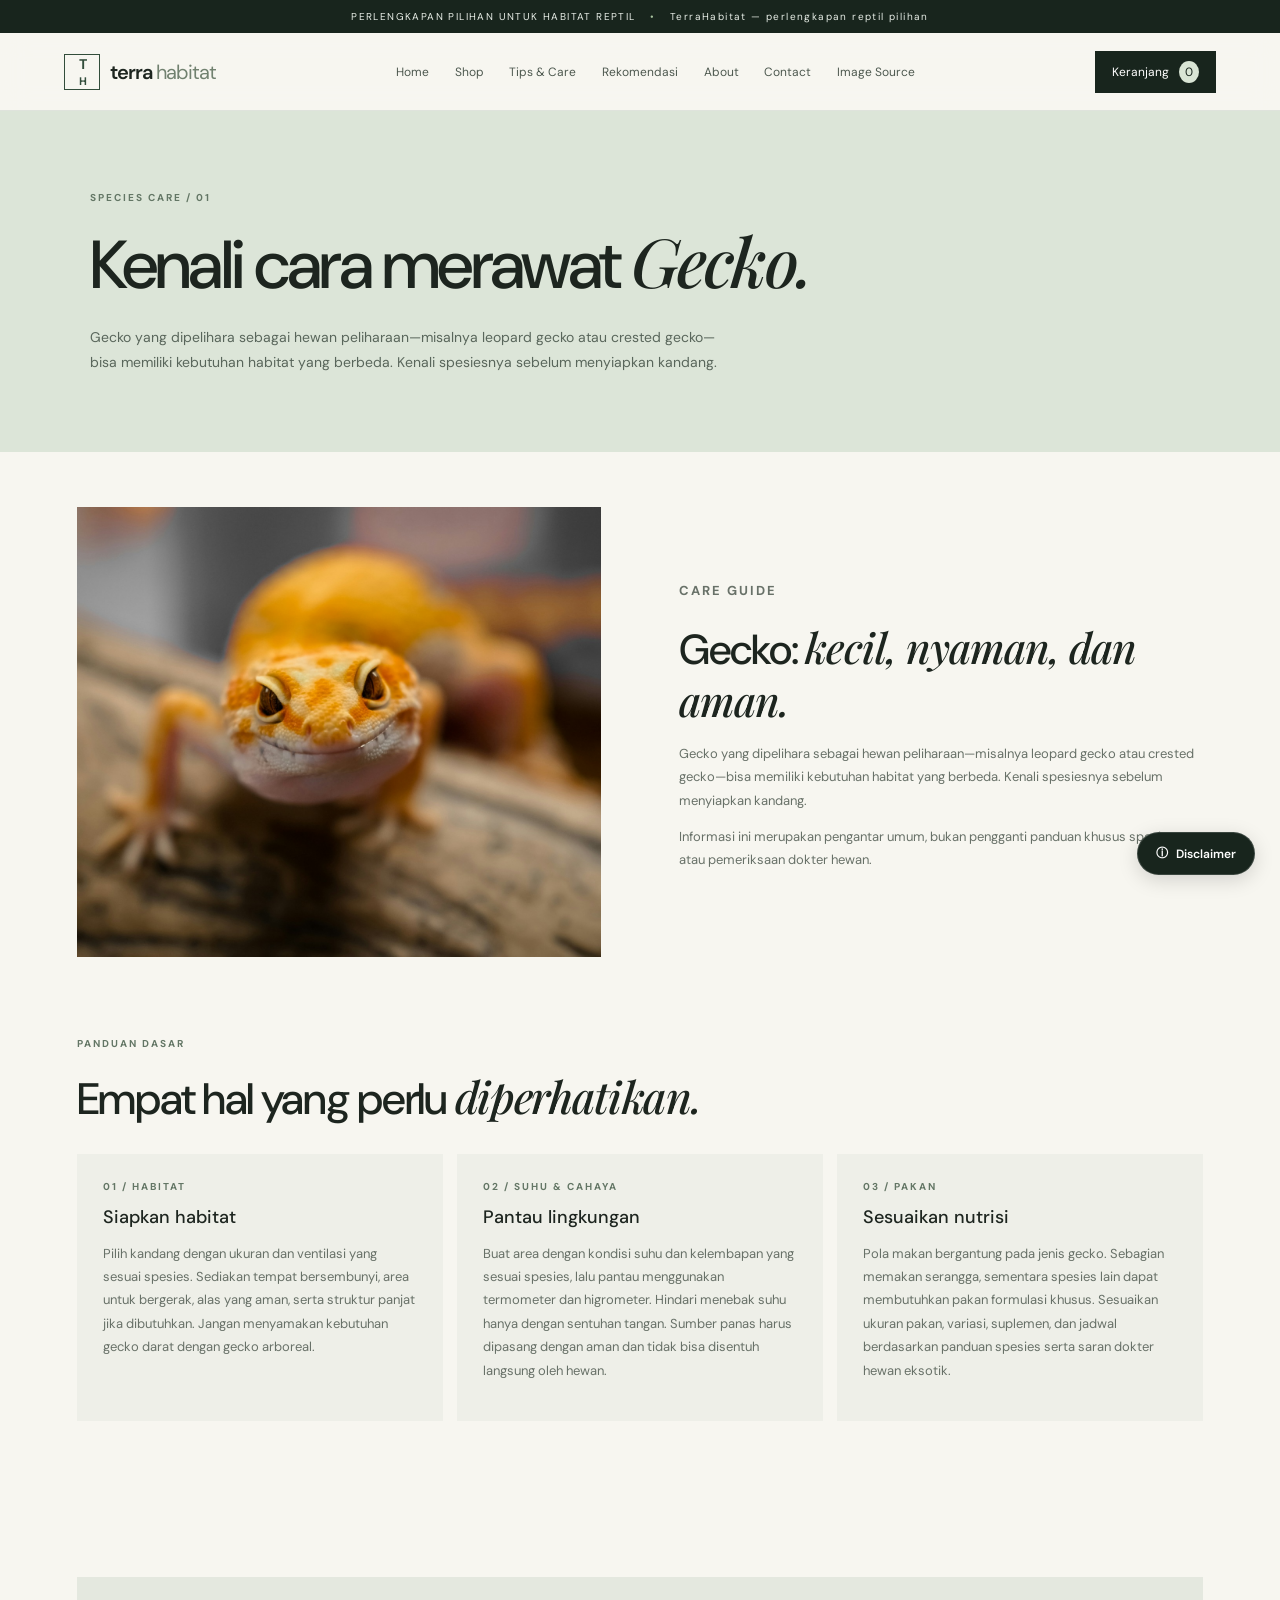
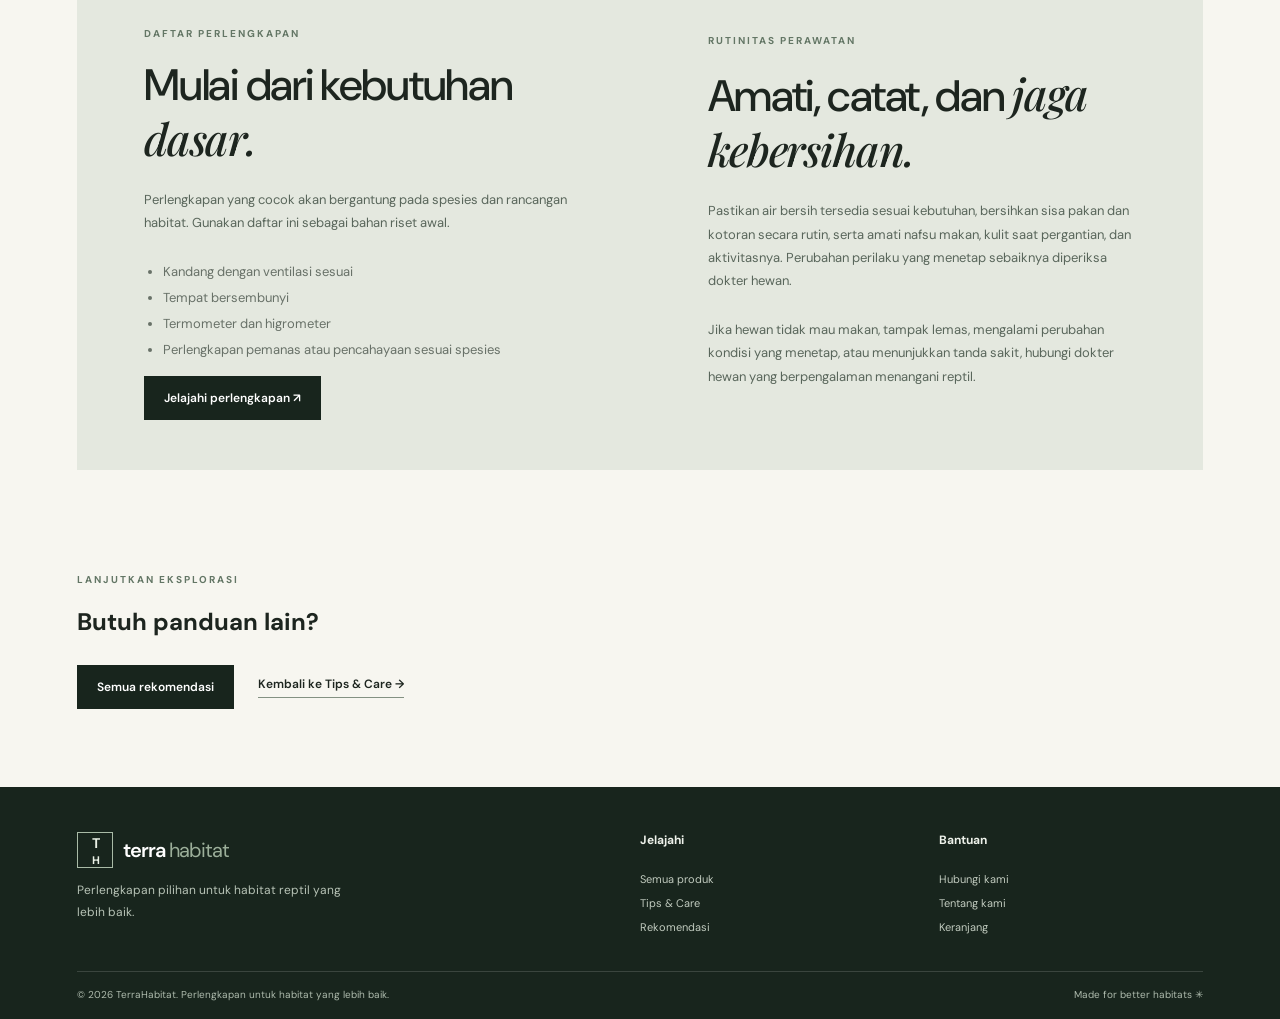
<file: gecko-care.html>
<!DOCTYPE html>
<html lang="id">
 <head>
  <meta charset="utf-8"/>
  <meta content="width=device-width,initial-scale=1" name="viewport"/>
  <meta content="#18251d" name="theme-color"/>
  <title>
   Panduan Perawatan Gecko | TerraHabitat
  </title>
  <meta content="Panduan habitat, suhu, pakan, dan perlengkapan untuk Gecko." name="description"/>
  <link href="style.css" rel="stylesheet"/>
 </head>
 <body>
  <div class="announcement">
   PERLENGKAPAN PILIHAN UNTUK HABITAT REPTIL
   <span>
    •
   </span>
   TerraHabitat — perlengkapan reptil pilihan
  </div>
  <header class="site-header">
   <a class="brand" href="index.html">
    <span class="brand-mark">
     T
     <span>
      H
     </span>
    </span>
    <span class="brand-name">
     terra
     <span>
      habitat
     </span>
    </span>
   </a>
   <button aria-label="Buka menu" class="menu-toggle" id="menuToggle">
    ☰
   </button>
   <nav class="main-nav" id="mainNav">
    <a data-page="index.html" href="index.html">
     Home
    </a>
    <a data-page="shop.html" href="shop.html">
     Shop
    </a>
    <a data-page="tips.html" href="tips.html">
     Tips &amp; Care
    </a>
    <a data-page="recommendation.html" href="recommendation.html">
     Rekomendasi
    </a>
    <a data-page="about.html" href="about.html">
     About
    </a>
    <a data-page="contact.html" href="contact.html">
     Contact
    </a>
    <a data-page="image-source.html" href="image-source.html">
    Image Source
    </a>
   </nav>
   <div class="header-actions">
    <a class="cart-button" href="cart.html">
     Keranjang
     <span id="cartCount">
      0
     </span>
    </a>
   </div>
  </header>
  <main>
   <section class="page-hero">
    <p class="eyebrow">
     SPECIES CARE / 01
    </p>
    <h1>
     Kenali cara merawat
     <em>
      Gecko.
     </em>
    </h1>
    <p>
     Gecko yang dipelihara sebagai hewan peliharaan—misalnya leopard gecko atau crested gecko—bisa memiliki kebutuhan habitat yang berbeda. Kenali spesiesnya sebelum menyiapkan kandang.
    </p>
   </section>
   <section class="section about-layout species-layout">
    <div class="about-photo">
     <img alt="Gecko" loading="lazy" src="images/gecko.jpg"/>
    </div>
    <div>
     <p class="eyebrow">
      CARE GUIDE
     </p>
     <h2>
      Gecko:
      <em>
       kecil, nyaman, dan aman.
      </em>
     </h2>
     <p>
      Gecko yang dipelihara sebagai hewan peliharaan—misalnya leopard gecko atau crested gecko—bisa memiliki kebutuhan habitat yang berbeda. Kenali spesiesnya sebelum menyiapkan kandang.
     </p>
     <p>
      Informasi ini merupakan pengantar umum, bukan pengganti panduan khusus spesies atau pemeriksaan dokter hewan.
     </p>
    </div>
   </section>
   <section class="section species-content">
    <div class="section-heading">
     <div>
      <p class="eyebrow">
       PANDUAN DASAR
      </p>
      <h2>
       Empat hal yang perlu
       <em>
        diperhatikan.
       </em>
      </h2>
     </div>
    </div>
    <div class="category-grid species-topic-grid">
     <article class="care-card">
      <div class="care-body">
       <span class="eyebrow">
        01 / HABITAT
       </span>
       <h3>
        Siapkan habitat
       </h3>
       <p>
        Pilih kandang dengan ukuran dan ventilasi yang sesuai spesies. Sediakan tempat bersembunyi, area untuk bergerak, alas yang aman, serta struktur panjat jika dibutuhkan. Jangan menyamakan kebutuhan gecko darat dengan gecko arboreal.
       </p>
      </div>
     </article>
     <article class="care-card">
      <div class="care-body">
       <span class="eyebrow">
        02 / SUHU &amp; CAHAYA
       </span>
       <h3>
        Pantau lingkungan
       </h3>
       <p>
        Buat area dengan kondisi suhu dan kelembapan yang sesuai spesies, lalu pantau menggunakan termometer dan higrometer. Hindari menebak suhu hanya dengan sentuhan tangan. Sumber panas harus dipasang dengan aman dan tidak bisa disentuh langsung oleh hewan.
       </p>
      </div>
     </article>
     <article class="care-card">
      <div class="care-body">
       <span class="eyebrow">
        03 / PAKAN
       </span>
       <h3>
        Sesuaikan nutrisi
       </h3>
       <p>
        Pola makan bergantung pada jenis gecko. Sebagian memakan serangga, sementara spesies lain dapat membutuhkan pakan formulasi khusus. Sesuaikan ukuran pakan, variasi, suplemen, dan jadwal berdasarkan panduan spesies serta saran dokter hewan eksotik.
       </p>
      </div>
     </article>
    </div>
   </section>
   <section class="section species-check">
    <div class="featured-banner">
     <div class="featured-content">
      <p class="eyebrow">
       DAFTAR PERLENGKAPAN
      </p>
      <h2>
       Mulai dari kebutuhan
       <em>
        dasar.
       </em>
      </h2>
      <p>
       Perlengkapan yang cocok akan bergantung pada spesies dan rancangan habitat. Gunakan daftar ini sebagai bahan riset awal.
      </p>
      <ul>
       <li>
        Kandang dengan ventilasi sesuai
       </li>
       <li>
        Tempat bersembunyi
       </li>
       <li>
        Termometer dan higrometer
       </li>
       <li>
        Perlengkapan pemanas atau pencahayaan sesuai spesies
       </li>
      </ul>
      <a class="button button-dark" href="shop.html?category=Kandang">
       Jelajahi perlengkapan ↗
      </a>
     </div>
     <div class="featured-content">
      <p class="eyebrow">
       RUTINITAS PERAWATAN
      </p>
      <h2>
       Amati, catat, dan
       <em>
        jaga kebersihan.
       </em>
      </h2>
      <p>
       Pastikan air bersih tersedia sesuai kebutuhan, bersihkan sisa pakan dan kotoran secara rutin, serta amati nafsu makan, kulit saat pergantian, dan aktivitasnya. Perubahan perilaku yang menetap sebaiknya diperiksa dokter hewan.
      </p>
      <p>
       Jika hewan tidak mau makan, tampak lemas, mengalami perubahan kondisi yang menetap, atau menunjukkan tanda sakit, hubungi dokter hewan yang berpengalaman menangani reptil.
      </p>
     </div>
    </div>
   </section>
   <section class="section faq-section">
    <p class="eyebrow">
     LANJUTKAN EKSPLORASI
    </p>
    <h2>
     Butuh panduan lain?
    </h2>
    <div class="hero-actions">
     <a class="button button-dark" href="recommendation.html">
      Semua rekomendasi
     </a>
     <a class="text-link" href="tips.html">
      Kembali ke Tips &amp; Care →
     </a>
    </div>
   </section>
  </main>
  <footer class="footer">
   <div class="footer-main">
    <div class="footer-brand">
     <a class="brand brand-footer" href="index.html">
      <span class="brand-mark">
       T
       <span>
        H
       </span>
      </span>
      <span class="brand-name">
       terra
       <span>
        habitat
       </span>
      </span>
     </a>
     <p>
      Perlengkapan pilihan untuk habitat reptil yang lebih baik.
     </p>
    </div>
    <div>
     <h4>
      Jelajahi
     </h4>
     <a href="shop.html">
      Semua produk
     </a>
     <a href="tips.html">
      Tips &amp; Care
     </a>
     <a href="recommendation.html">
      Rekomendasi
     </a>
    </div>
    <div>
     <h4>
      Bantuan
     </h4>
     <a href="contact.html">
      Hubungi kami
     </a>
     <a href="about.html">
      Tentang kami
     </a>
     <a href="cart.html">
      Keranjang
     </a>
    </div>
   </div>
   <div class="footer-bottom">
    <span>
     © 2026 TerraHabitat. Perlengkapan untuk habitat yang lebih baik.
    </span>
    <span>
     Made for better habitats ✳
    </span>
   </div>
  </footer>
  <div class="toast" id="toast" role="status">
  </div>
  <script src="site.js">
  </script>
  <!-- FLOATING DISCLAIMER -->
<div class="disclaimer-widget" id="disclaimerWidget">

    <!-- LABEL AWAL -->
    <button class="disclaimer-trigger" id="disclaimerTrigger">
        <span>ⓘ</span>
        Disclaimer
    </button>

    <!-- INFORMASI DISCLAIMER -->
    <div class="disclaimer-content">

        <div class="disclaimer-header">
            <span>ⓘ DISCLAIMER</span>

            <button
                class="disclaimer-close"
                id="disclaimerClose"
                aria-label="Tutup disclaimer">
                ×
            </button>
        </div>

        <h3>Informasi Proyek</h3>

        <p>
            Website ini merupakan proyek tugas sekolah.
        </p>

        <strong>Arkan Avicenna Athallah</strong>

        <small>XI-4 · SMAN 3 Bandung</small>

    </div>

</div>
  <script>
    const disclaimerWidget =
        document.getElementById("disclaimerWidget");

    const disclaimerTrigger =
        document.getElementById("disclaimerTrigger");

    const disclaimerClose =
        document.getElementById("disclaimerClose");

    disclaimerTrigger.addEventListener("click", function() {
        disclaimerWidget.classList.add("active");
    });

    disclaimerClose.addEventListener("click", function() {
        disclaimerWidget.classList.remove("active");
    });
</script>
 </body>
</html>
</file>
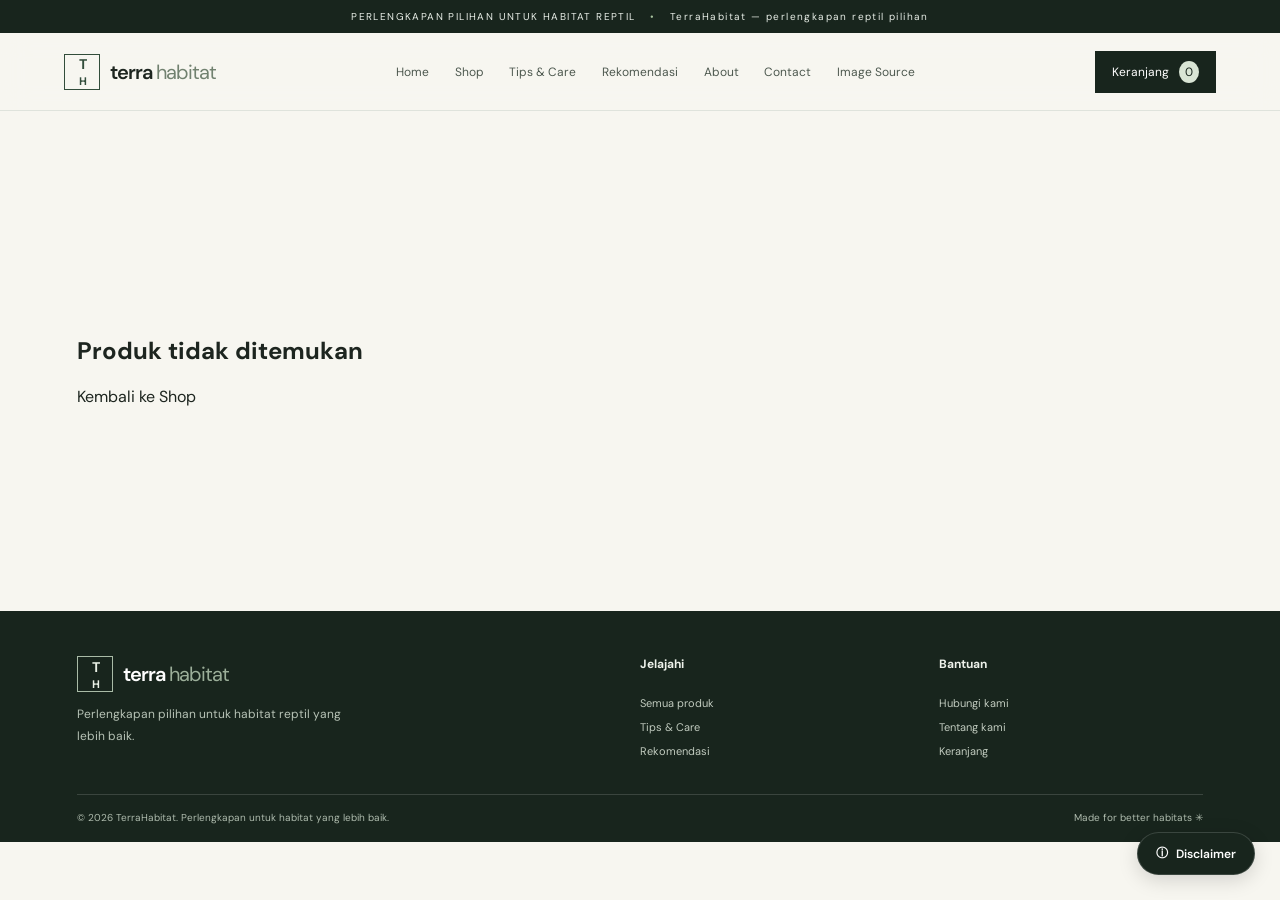
<file: product.html>
<!DOCTYPE html>
<html lang="id">
 <head>
  <meta charset="utf-8"/>
  <meta content="width=device-width,initial-scale=1" name="viewport"/>
  <meta content="#18251d" name="theme-color"/>
  <title>
   Detail Produk | TerraHabitat
  </title>
  <link href="style.css" rel="stylesheet"/>
 </head>
 <body>
  <div class="announcement">
   PERLENGKAPAN PILIHAN UNTUK HABITAT REPTIL
   <span>
    •
   </span>
   TerraHabitat — perlengkapan reptil pilihan
  </div>
  <header class="site-header">
   <a class="brand" href="index.html">
    <span class="brand-mark">
     T
     <span>
      H
     </span>
    </span>
    <span class="brand-name">
     terra
     <span>
      habitat
     </span>
    </span>
   </a>
   <button aria-label="Buka menu" class="menu-toggle" id="menuToggle">
    ☰
   </button>
   <nav class="main-nav" id="mainNav">
    <a data-page="index.html" href="index.html">
     Home
    </a>
    <a data-page="shop.html" href="shop.html">
     Shop
    </a>
    <a data-page="tips.html" href="tips.html">
     Tips &amp; Care
    </a>
    <a data-page="recommendation.html" href="recommendation.html">
     Rekomendasi
    </a>
    <a data-page="about.html" href="about.html">
     About
    </a>
    <a data-page="contact.html" href="contact.html">
     Contact
    </a>
    <a data-page="image-source.html" href="image-source.html">
    Image Source
    </a>
   </nav>
   <div class="header-actions">
    <a class="cart-button" href="cart.html">
     Keranjang
     <span id="cartCount">
      0
     </span>
    </a>
   </div>
  </header>
  <main>
   <section class="section product-detail" id="productDetail">
    <p>
     Memuat detail produk…
    </p>
   </section>
  </main>
  <footer class="footer">
   <div class="footer-main">
    <div class="footer-brand">
     <a class="brand brand-footer" href="index.html">
      <span class="brand-mark">
       T
       <span>
        H
       </span>
      </span>
      <span class="brand-name">
       terra
       <span>
        habitat
       </span>
      </span>
     </a>
     <p>
      Perlengkapan pilihan untuk habitat reptil yang lebih baik.
     </p>
    </div>
    <div>
     <h4>
      Jelajahi
     </h4>
     <a href="shop.html">
      Semua produk
     </a>
     <a href="tips.html">
      Tips &amp; Care
     </a>
     <a href="recommendation.html">
      Rekomendasi
     </a>
    </div>
    <div>
     <h4>
      Bantuan
     </h4>
     <a href="contact.html">
      Hubungi kami
     </a>
     <a href="about.html">
      Tentang kami
     </a>
     <a href="cart.html">
      Keranjang
     </a>
    </div>
   </div>
   <div class="footer-bottom">
    <span>
     © 2026 TerraHabitat. Perlengkapan untuk habitat yang lebih baik.
    </span>
    <span>
     Made for better habitats ✳
    </span>
   </div>
  </footer>
  <div class="toast" id="toast" role="status">
  </div>
  <script src="site.js">
  </script>
  <!-- FLOATING DISCLAIMER -->
<div class="disclaimer-widget" id="disclaimerWidget">

    <!-- LABEL AWAL -->
    <button class="disclaimer-trigger" id="disclaimerTrigger">
        <span>ⓘ</span>
        Disclaimer
    </button>

    <!-- INFORMASI DISCLAIMER -->
    <div class="disclaimer-content">

        <div class="disclaimer-header">
            <span>ⓘ DISCLAIMER</span>

            <button
                class="disclaimer-close"
                id="disclaimerClose"
                aria-label="Tutup disclaimer">
                ×
            </button>
        </div>

        <h3>Informasi Proyek</h3>

        <p>
            Website ini merupakan proyek tugas sekolah.
        </p>

        <strong>Arkan Avicenna Athallah</strong>

        <small>XI-4 · SMAN 3 Bandung</small>

    </div>

</div>
  <script>
    const disclaimerWidget =
        document.getElementById("disclaimerWidget");

    const disclaimerTrigger =
        document.getElementById("disclaimerTrigger");

    const disclaimerClose =
        document.getElementById("disclaimerClose");

    disclaimerTrigger.addEventListener("click", function() {
        disclaimerWidget.classList.add("active");
    });

    disclaimerClose.addEventListener("click", function() {
        disclaimerWidget.classList.remove("active");
    });
  </script>
 </body>
</html>
</file>
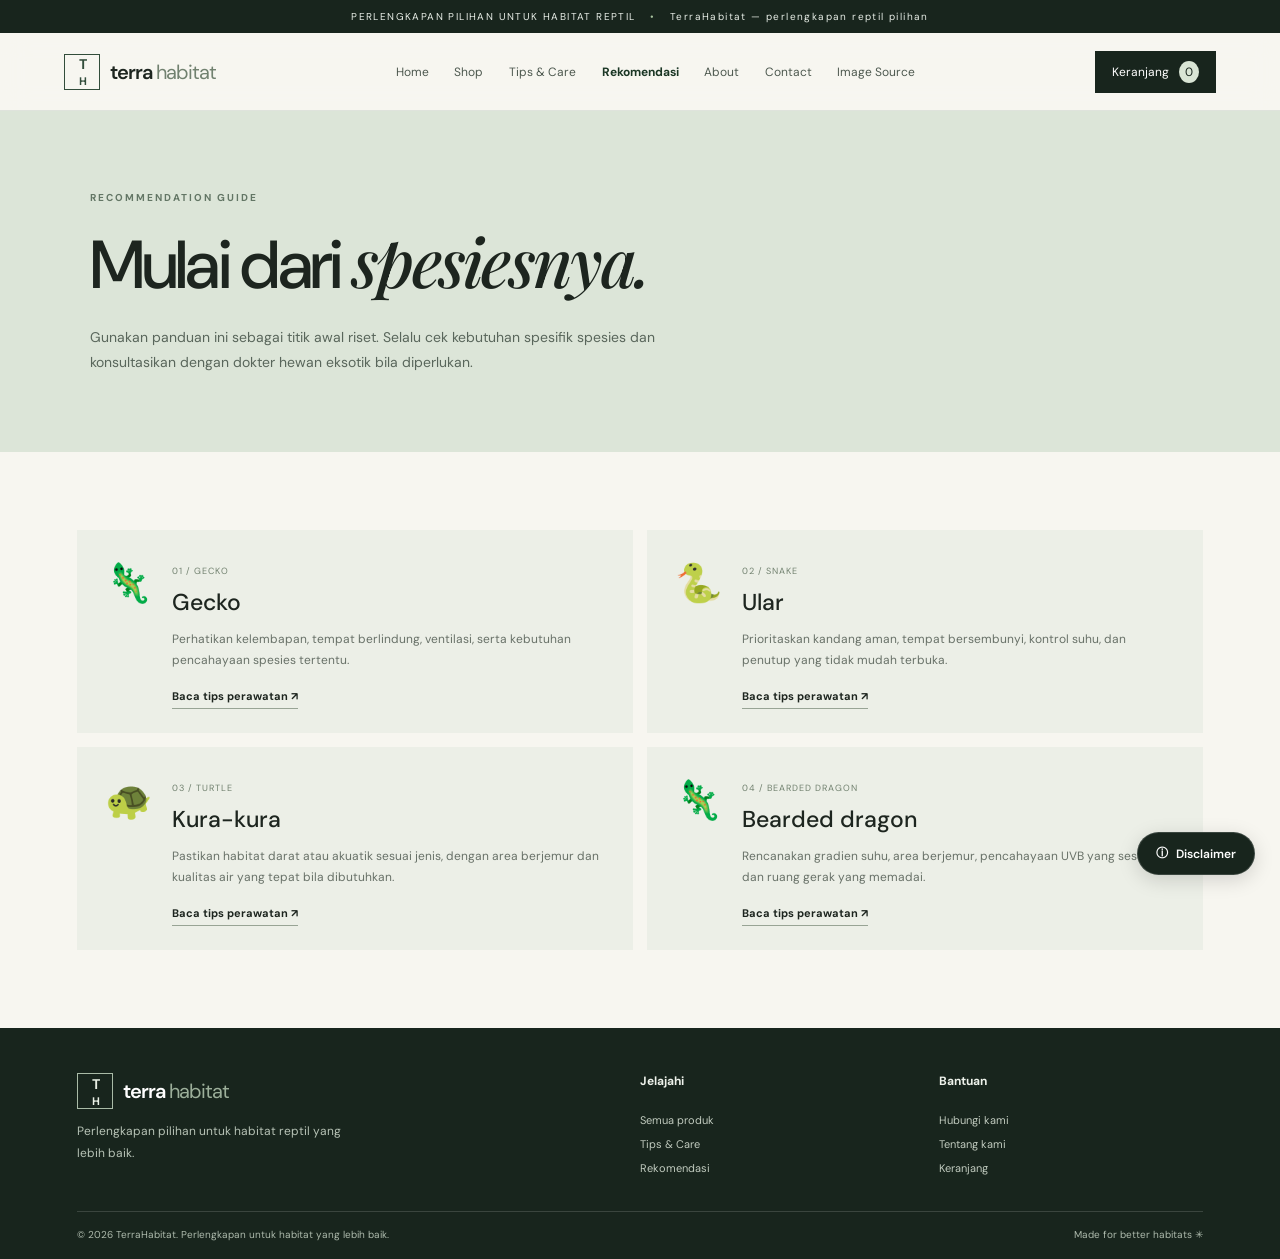
<file: recommendation.html>
<!DOCTYPE html>
<html lang="id">
 <head>
  <meta charset="utf-8"/>
  <meta content="width=device-width,initial-scale=1" name="viewport"/>
  <meta content="#18251d" name="theme-color"/>
  <title>
   Rekomendasi | TerraHabitat
  </title>
  <link href="style.css" rel="stylesheet"/>
 </head>
 <body>
  <div class="announcement">
   PERLENGKAPAN PILIHAN UNTUK HABITAT REPTIL
   <span>
    •
   </span>
   TerraHabitat — perlengkapan reptil pilihan
  </div>
  <header class="site-header">
   <a class="brand" href="index.html">
    <span class="brand-mark">
     T
     <span>
      H
     </span>
    </span>
    <span class="brand-name">
     terra
     <span>
      habitat
     </span>
    </span>
   </a>
   <button aria-label="Buka menu" class="menu-toggle" id="menuToggle">
    ☰
   </button>
   <nav class="main-nav" id="mainNav">
    <a data-page="index.html" href="index.html">
     Home
    </a>
    <a data-page="shop.html" href="shop.html">
     Shop
    </a>
    <a data-page="tips.html" href="tips.html">
     Tips &amp; Care
    </a>
    <a data-page="recommendation.html" href="recommendation.html">
     Rekomendasi
    </a>
    <a data-page="about.html" href="about.html">
     About
    </a>
    <a data-page="contact.html" href="contact.html">
     Contact
    </a>
    <a data-page="image-source.html" href="image-source.html">
    Image Source
    </a>
   </nav>
   <div class="header-actions">
    <a class="cart-button" href="cart.html">
     Keranjang
     <span id="cartCount">
      0
     </span>
    </a>
   </div>
  </header>
  <main>
   <section class="page-hero">
    <p class="eyebrow">
     RECOMMENDATION GUIDE
    </p>
    <h1>
     Mulai dari
     <em>
      spesiesnya.
     </em>
    </h1>
    <p>
     Gunakan panduan ini sebagai titik awal riset. Selalu cek kebutuhan spesifik spesies dan konsultasikan dengan dokter hewan eksotik bila diperlukan.
    </p>
   </section>
   <section class="section recommend-grid">
    <article class="recommend-card">
     <div class="recommend-emoji">
      🦎
     </div>
     <div>
      <span>
       01 / GECKO
      </span>
      <h3>
       Gecko
      </h3>
      <p>
       Perhatikan kelembapan, tempat berlindung, ventilasi, serta kebutuhan pencahayaan spesies tertentu.
      </p>
      <a href="gecko-care.html">
       Baca tips perawatan ↗
      </a>
     </div>
    </article>
    <article class="recommend-card">
     <div class="recommend-emoji">
      🐍
     </div>
     <div>
      <span>
       02 / SNAKE
      </span>
      <h3>
       Ular
      </h3>
      <p>
       Prioritaskan kandang aman, tempat bersembunyi, kontrol suhu, dan penutup yang tidak mudah terbuka.
      </p>
      <a href="snake-care.html">
       Baca tips perawatan ↗
      </a>
     </div>
    </article>
    <article class="recommend-card">
     <div class="recommend-emoji">
      🐢
     </div>
     <div>
      <span>
       03 / TURTLE
      </span>
      <h3>
       Kura-kura
      </h3>
      <p>
       Pastikan habitat darat atau akuatik sesuai jenis, dengan area berjemur dan kualitas air yang tepat bila dibutuhkan.
      </p>
      <a href="turtle-care.html">
       Baca tips perawatan ↗
      </a>
     </div>
    </article>
    <article class="recommend-card">
     <div class="recommend-emoji">
      🦎
     </div>
     <div>
      <span>
       04 / BEARDED DRAGON
      </span>
      <h3>
       Bearded dragon
      </h3>
      <p>
       Rencanakan gradien suhu, area berjemur, pencahayaan UVB yang sesuai, dan ruang gerak yang memadai.
      </p>
      <a href="bearded-dragon-care.html">
       Baca tips perawatan ↗
      </a>
     </div>
    </article>
   </section>
  </main>
  <footer class="footer">
   <div class="footer-main">
    <div class="footer-brand">
     <a class="brand brand-footer" href="index.html">
      <span class="brand-mark">
       T
       <span>
        H
       </span>
      </span>
      <span class="brand-name">
       terra
       <span>
        habitat
       </span>
      </span>
     </a>
     <p>
      Perlengkapan pilihan untuk habitat reptil yang lebih baik.
     </p>
    </div>
    <div>
     <h4>
      Jelajahi
     </h4>
     <a href="shop.html">
      Semua produk
     </a>
     <a href="tips.html">
      Tips &amp; Care
     </a>
     <a href="recommendation.html">
      Rekomendasi
     </a>
    </div>
    <div>
     <h4>
      Bantuan
     </h4>
     <a href="contact.html">
      Hubungi kami
     </a>
     <a href="about.html">
      Tentang kami
     </a>
     <a href="cart.html">
      Keranjang
     </a>
    </div>
   </div>
   <div class="footer-bottom">
    <span>
     © 2026 TerraHabitat. Perlengkapan untuk habitat yang lebih baik.
    </span>
    <span>
     Made for better habitats ✳
    </span>
   </div>
  </footer>
  <div class="toast" id="toast" role="status">
  </div>
  <script src="site.js">
  </script>
  <!-- FLOATING DISCLAIMER -->
<div class="disclaimer-widget" id="disclaimerWidget">

    <!-- LABEL AWAL -->
    <button class="disclaimer-trigger" id="disclaimerTrigger">
        <span>ⓘ</span>
        Disclaimer
    </button>

    <!-- INFORMASI DISCLAIMER -->
    <div class="disclaimer-content">

        <div class="disclaimer-header">
            <span>ⓘ DISCLAIMER</span>

            <button
                class="disclaimer-close"
                id="disclaimerClose"
                aria-label="Tutup disclaimer">
                ×
            </button>
        </div>

        <h3>Informasi Proyek</h3>

        <p>
            Website ini merupakan proyek tugas sekolah.
        </p>

        <strong>Arkan Avicenna Athallah</strong>

        <small>XI-4 · SMAN 3 Bandung</small>

    </div>

</div>
  <script>
    const disclaimerWidget =
        document.getElementById("disclaimerWidget");

    const disclaimerTrigger =
        document.getElementById("disclaimerTrigger");

    const disclaimerClose =
        document.getElementById("disclaimerClose");

    disclaimerTrigger.addEventListener("click", function() {
        disclaimerWidget.classList.add("active");
    });

    disclaimerClose.addEventListener("click", function() {
        disclaimerWidget.classList.remove("active");
    });
  </script>
 </body>
</html>
</file>
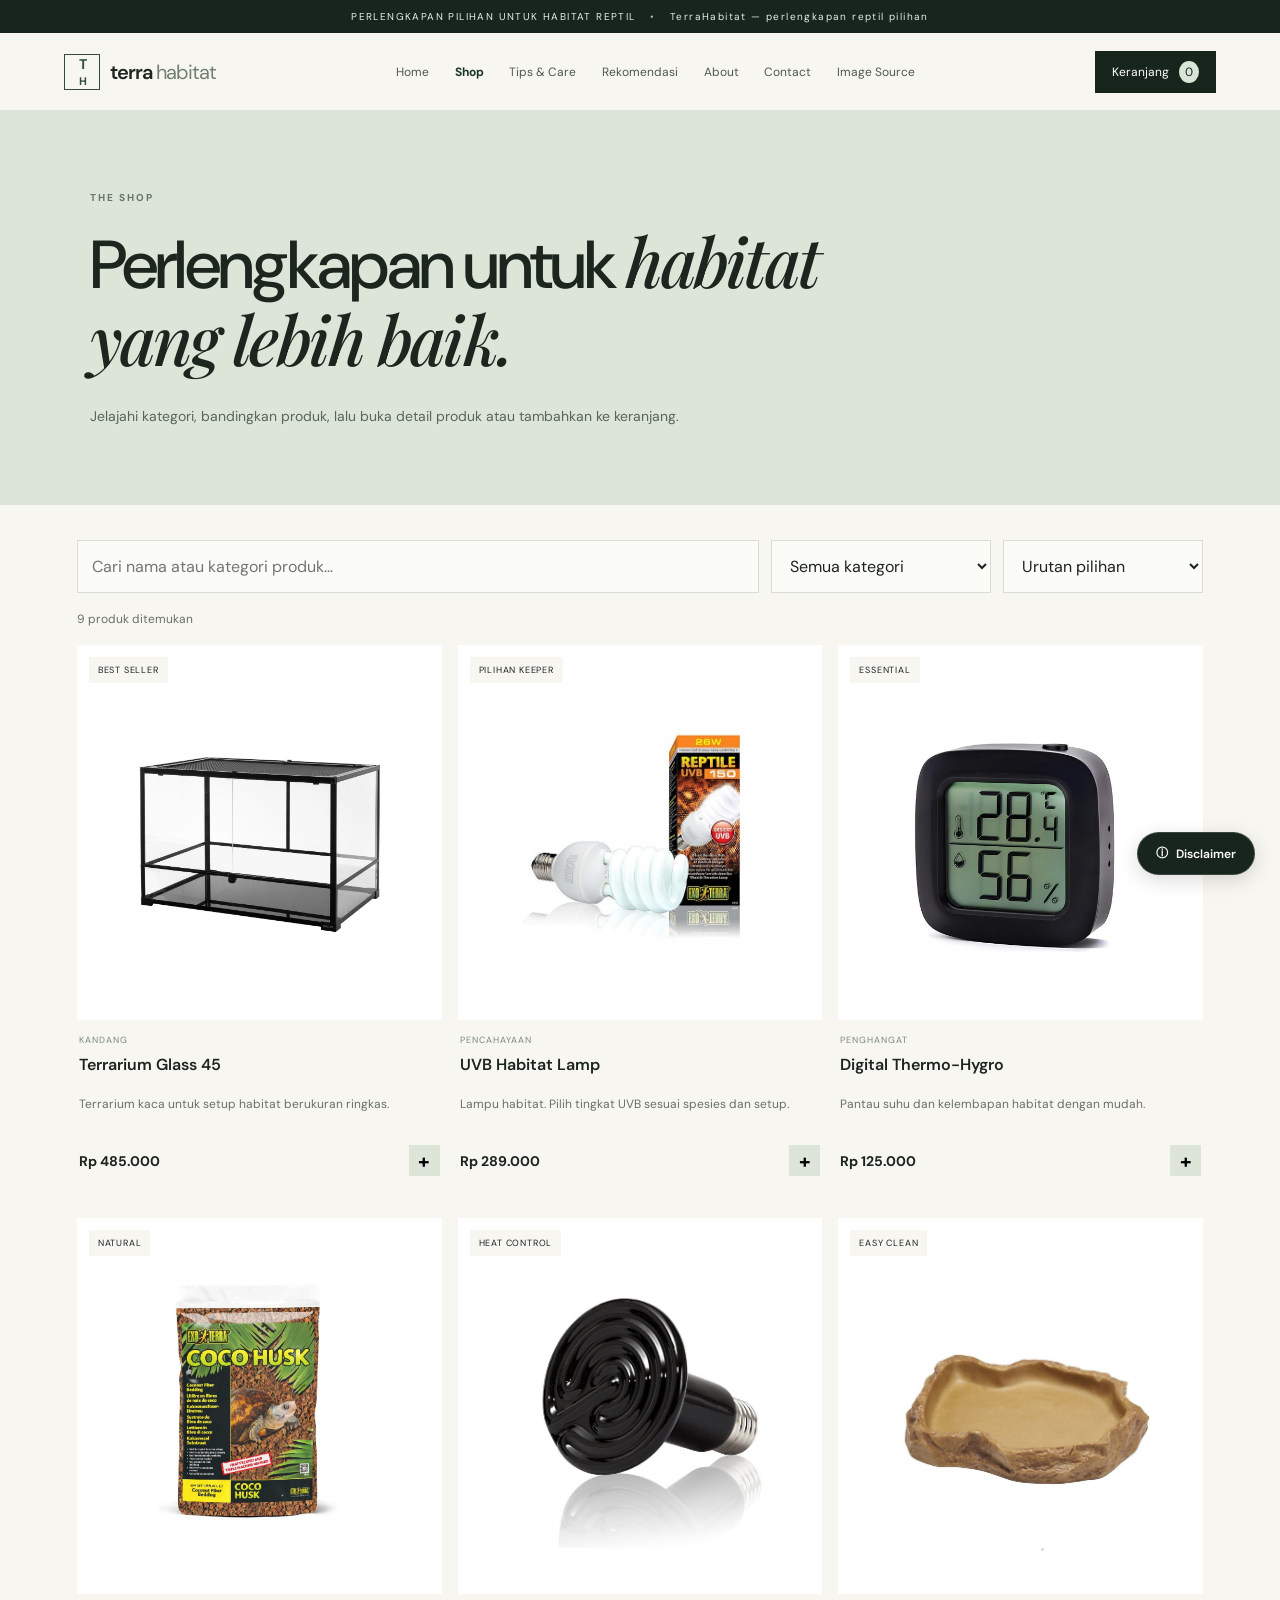
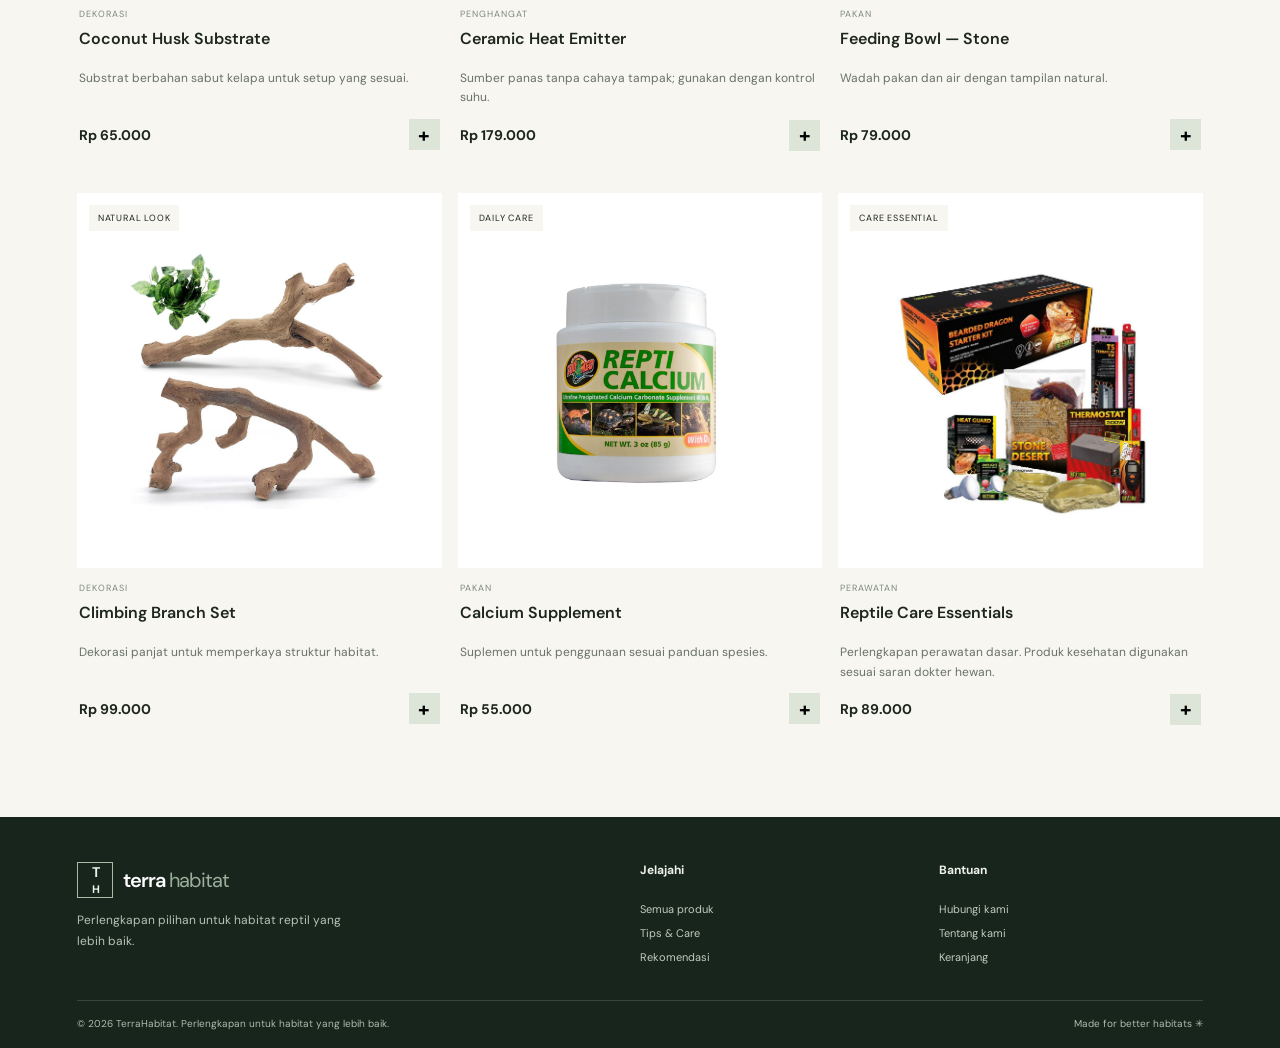
<file: shop.html>
<!DOCTYPE html>
<html lang="id">
 <head>
  <meta charset="utf-8"/>
  <meta content="width=device-width,initial-scale=1" name="viewport"/>
  <meta content="#18251d" name="theme-color"/>
  <title>
   Shop | TerraHabitat
  </title>
  <link href="style.css" rel="stylesheet"/>
 </head>
 <body>
  <div class="announcement">
   PERLENGKAPAN PILIHAN UNTUK HABITAT REPTIL
   <span>
    •
   </span>
   TerraHabitat — perlengkapan reptil pilihan
  </div>
  <header class="site-header">
   <a class="brand" href="index.html">
    <span class="brand-mark">
     T
     <span>
      H
     </span>
    </span>
    <span class="brand-name">
     terra
     <span>
      habitat
     </span>
    </span>
   </a>
   <button aria-label="Buka menu" class="menu-toggle" id="menuToggle">
    ☰
   </button>
   <nav class="main-nav" id="mainNav">
    <a data-page="index.html" href="index.html">
     Home
    </a>
    <a data-page="shop.html" href="shop.html">
     Shop
    </a>
    <a data-page="tips.html" href="tips.html">
     Tips &amp; Care
    </a>
    <a data-page="recommendation.html" href="recommendation.html">
     Rekomendasi
    </a>
    <a data-page="about.html" href="about.html">
     About
    </a>
    <a data-page="contact.html" href="contact.html">
     Contact
    </a>
    <a data-page="image-source.html" href="image-source.html">
    Image Source
    </a>
   </nav>
   <div class="header-actions">
    <a class="cart-button" href="cart.html">
     Keranjang
     <span id="cartCount">
      0
     </span>
    </a>
   </div>
  </header>
  <main>
   <section class="page-hero">
    <p class="eyebrow">
     THE SHOP
    </p>
    <h1>
     Perlengkapan untuk
     <em>
      habitat yang lebih baik.
     </em>
    </h1>
    <p>
     Jelajahi kategori, bandingkan produk, lalu buka detail produk atau tambahkan ke keranjang.
    </p>
   </section>
   <section class="section shop-section">
    <div class="shop-controls">
     <input aria-label="Cari produk" id="productSearch" placeholder="Cari nama atau kategori produk…" type="search"/>
     <select aria-label="Filter kategori" id="categoryFilter">
      <option value="Semua">
       Semua kategori
      </option>
      <option>
       Kandang
      </option>
      <option>
       Pencahayaan
      </option>
      <option>
       Penghangat
      </option>
      <option>
       Pakan
      </option>
      <option>
       Dekorasi
      </option>
      <option>
       Perawatan
      </option>
     </select>
     <select aria-label="Urutkan produk" id="sortProducts">
      <option value="featured">
       Urutan pilihan
      </option>
      <option value="low">
       Harga terendah
      </option>
      <option value="high">
       Harga tertinggi
      </option>
      <option value="name">
       Nama A–Z
      </option>
     </select>
    </div>
    <p class="product-count" id="productCount">
    </p>
    <div class="product-grid" id="shopProducts">
    </div>
    <p class="empty-message" hidden="" id="noProducts">
     Produk tidak ditemukan. Coba kata kunci atau kategori lain.
    </p>
   </section>
  </main>
  <footer class="footer">
   <div class="footer-main">
    <div class="footer-brand">
     <a class="brand brand-footer" href="index.html">
      <span class="brand-mark">
       T
       <span>
        H
       </span>
      </span>
      <span class="brand-name">
       terra
       <span>
        habitat
       </span>
      </span>
     </a>
     <p>
      Perlengkapan pilihan untuk habitat reptil yang lebih baik.
     </p>
    </div>
    <div>
     <h4>
      Jelajahi
     </h4>
     <a href="shop.html">
      Semua produk
     </a>
     <a href="tips.html">
      Tips &amp; Care
     </a>
     <a href="recommendation.html">
      Rekomendasi
     </a>
    </div>
    <div>
     <h4>
      Bantuan
     </h4>
     <a href="contact.html">
      Hubungi kami
     </a>
     <a href="about.html">
      Tentang kami
     </a>
     <a href="cart.html">
      Keranjang
     </a>
    </div>
   </div>
   <div class="footer-bottom">
    <span>
     © 2026 TerraHabitat. Perlengkapan untuk habitat yang lebih baik.
    </span>
    <span>
     Made for better habitats ✳
    </span>
   </div>
  </footer>
  <div class="toast" id="toast" role="status">
  </div>
  <script src="site.js">
  </script>
  <!-- FLOATING DISCLAIMER -->
<div class="disclaimer-widget" id="disclaimerWidget">

    <!-- LABEL AWAL -->
    <button class="disclaimer-trigger" id="disclaimerTrigger">
        <span>ⓘ</span>
        Disclaimer
    </button>

    <!-- INFORMASI DISCLAIMER -->
    <div class="disclaimer-content">

        <div class="disclaimer-header">
            <span>ⓘ DISCLAIMER</span>

            <button
                class="disclaimer-close"
                id="disclaimerClose"
                aria-label="Tutup disclaimer">
                ×
            </button>
        </div>

        <h3>Informasi Proyek</h3>

        <p>
            Website ini merupakan proyek tugas sekolah.
        </p>

        <strong>Arkan Avicenna Athallah</strong>

        <small>XI-4 · SMAN 3 Bandung</small>

    </div>

  </div>
  <script>
    const disclaimerWidget =
        document.getElementById("disclaimerWidget");

    const disclaimerTrigger =
        document.getElementById("disclaimerTrigger");

    const disclaimerClose =
        document.getElementById("disclaimerClose");

    disclaimerTrigger.addEventListener("click", function() {
        disclaimerWidget.classList.add("active");
    });

    disclaimerClose.addEventListener("click", function() {
        disclaimerWidget.classList.remove("active");
    });
  </script>
 </body>
</html>
</file>
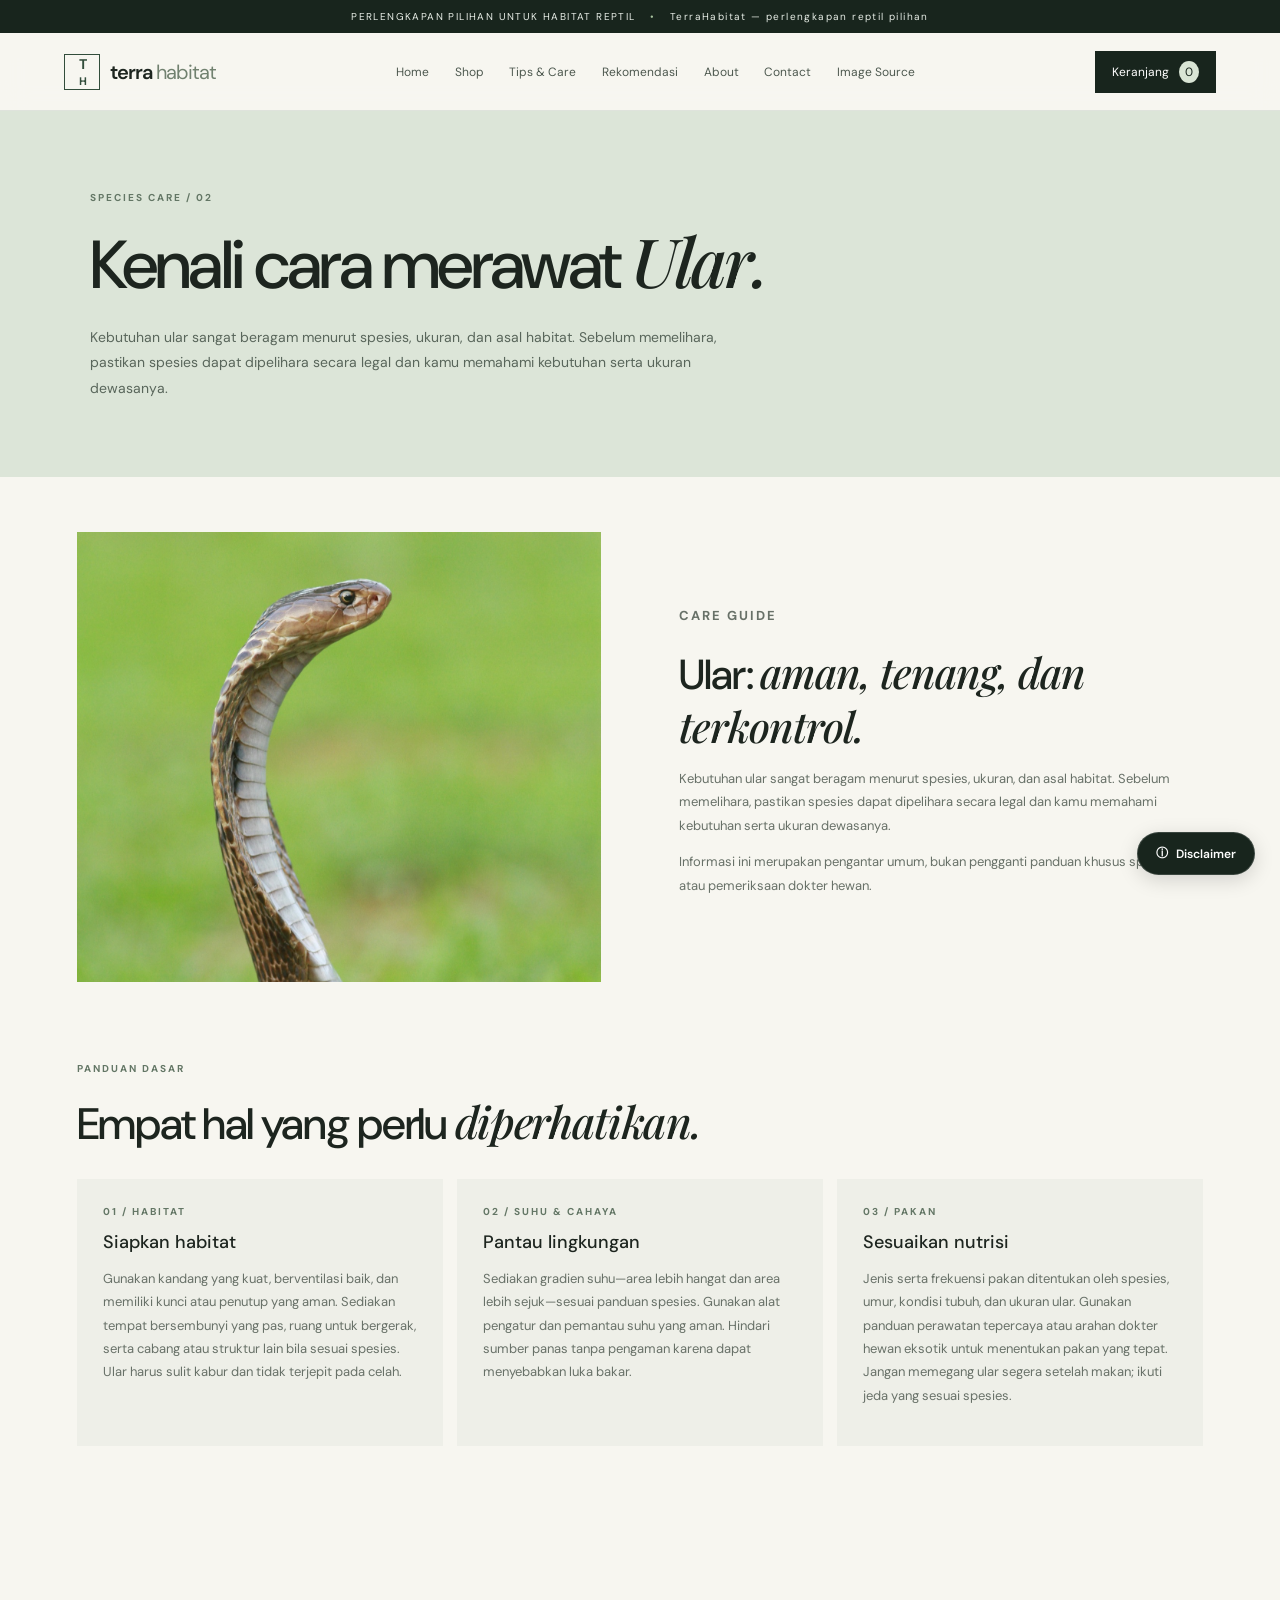
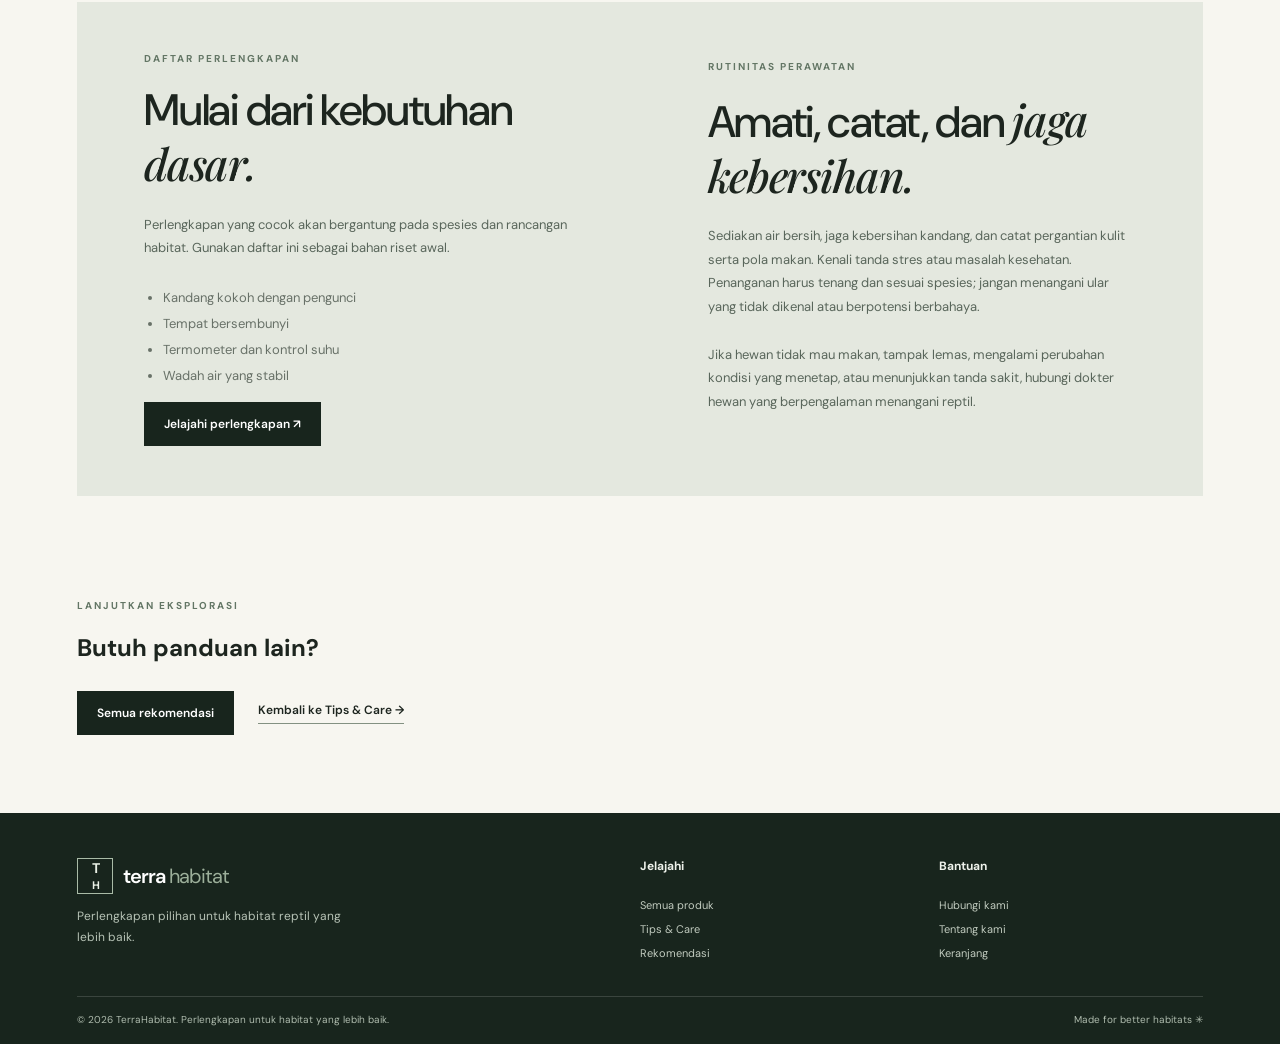
<file: snake-care.html>
<!DOCTYPE html>
<html lang="id">
 <head>
  <meta charset="utf-8"/>
  <meta content="width=device-width,initial-scale=1" name="viewport"/>
  <meta content="#18251d" name="theme-color"/>
  <title>
   Panduan Perawatan Ular | TerraHabitat
  </title>
  <meta content="Panduan habitat, suhu, pakan, dan perlengkapan untuk Ular." name="description"/>
  <link href="style.css" rel="stylesheet"/>
 </head>
 <body>
  <div class="announcement">
   PERLENGKAPAN PILIHAN UNTUK HABITAT REPTIL
   <span>
    •
   </span>
   TerraHabitat — perlengkapan reptil pilihan
  </div>
  <header class="site-header">
   <a class="brand" href="index.html">
    <span class="brand-mark">
     T
     <span>
      H
     </span>
    </span>
    <span class="brand-name">
     terra
     <span>
      habitat
     </span>
    </span>
   </a>
   <button aria-label="Buka menu" class="menu-toggle" id="menuToggle">
    ☰
   </button>
   <nav class="main-nav" id="mainNav">
    <a data-page="index.html" href="index.html">
     Home
    </a>
    <a data-page="shop.html" href="shop.html">
     Shop
    </a>
    <a data-page="tips.html" href="tips.html">
     Tips &amp; Care
    </a>
    <a data-page="recommendation.html" href="recommendation.html">
     Rekomendasi
    </a>
    <a data-page="about.html" href="about.html">
     About
    </a>
    <a data-page="contact.html" href="contact.html">
     Contact
    </a>
    <a data-page="image-source.html" href="image-source.html">
    Image Source
    </a>
   </nav>
   <div class="header-actions">
    <a class="cart-button" href="cart.html">
     Keranjang
     <span id="cartCount">
      0
     </span>
    </a>
   </div>
  </header>
  <main>
   <section class="page-hero">
    <p class="eyebrow">
     SPECIES CARE / 02
    </p>
    <h1>
     Kenali cara merawat
     <em>
      Ular.
     </em>
    </h1>
    <p>
     Kebutuhan ular sangat beragam menurut spesies, ukuran, dan asal habitat. Sebelum memelihara, pastikan spesies dapat dipelihara secara legal dan kamu memahami kebutuhan serta ukuran dewasanya.
    </p>
   </section>
   <section class="section about-layout species-layout">
    <div class="about-photo">
     <img alt="Ular" loading="lazy" src="images/snake.jpg"/>
    </div>
    <div>
     <p class="eyebrow">
      CARE GUIDE
     </p>
     <h2>
      Ular:
      <em>
       aman, tenang, dan terkontrol.
      </em>
     </h2>
     <p>
      Kebutuhan ular sangat beragam menurut spesies, ukuran, dan asal habitat. Sebelum memelihara, pastikan spesies dapat dipelihara secara legal dan kamu memahami kebutuhan serta ukuran dewasanya.
     </p>
     <p>
      Informasi ini merupakan pengantar umum, bukan pengganti panduan khusus spesies atau pemeriksaan dokter hewan.
     </p>
    </div>
   </section>
   <section class="section species-content">
    <div class="section-heading">
     <div>
      <p class="eyebrow">
       PANDUAN DASAR
      </p>
      <h2>
       Empat hal yang perlu
       <em>
        diperhatikan.
       </em>
      </h2>
     </div>
    </div>
    <div class="category-grid species-topic-grid">
     <article class="care-card">
      <div class="care-body">
       <span class="eyebrow">
        01 / HABITAT
       </span>
       <h3>
        Siapkan habitat
       </h3>
       <p>
        Gunakan kandang yang kuat, berventilasi baik, dan memiliki kunci atau penutup yang aman. Sediakan tempat bersembunyi yang pas, ruang untuk bergerak, serta cabang atau struktur lain bila sesuai spesies. Ular harus sulit kabur dan tidak terjepit pada celah.
       </p>
      </div>
     </article>
     <article class="care-card">
      <div class="care-body">
       <span class="eyebrow">
        02 / SUHU &amp; CAHAYA
       </span>
       <h3>
        Pantau lingkungan
       </h3>
       <p>
        Sediakan gradien suhu—area lebih hangat dan area lebih sejuk—sesuai panduan spesies. Gunakan alat pengatur dan pemantau suhu yang aman. Hindari sumber panas tanpa pengaman karena dapat menyebabkan luka bakar.
       </p>
      </div>
     </article>
     <article class="care-card">
      <div class="care-body">
       <span class="eyebrow">
        03 / PAKAN
       </span>
       <h3>
        Sesuaikan nutrisi
       </h3>
       <p>
        Jenis serta frekuensi pakan ditentukan oleh spesies, umur, kondisi tubuh, dan ukuran ular. Gunakan panduan perawatan tepercaya atau arahan dokter hewan eksotik untuk menentukan pakan yang tepat. Jangan memegang ular segera setelah makan; ikuti jeda yang sesuai spesies.
       </p>
      </div>
     </article>
    </div>
   </section>
   <section class="section species-check">
    <div class="featured-banner">
     <div class="featured-content">
      <p class="eyebrow">
       DAFTAR PERLENGKAPAN
      </p>
      <h2>
       Mulai dari kebutuhan
       <em>
        dasar.
       </em>
      </h2>
      <p>
       Perlengkapan yang cocok akan bergantung pada spesies dan rancangan habitat. Gunakan daftar ini sebagai bahan riset awal.
      </p>
      <ul>
       <li>
        Kandang kokoh dengan pengunci
       </li>
       <li>
        Tempat bersembunyi
       </li>
       <li>
        Termometer dan kontrol suhu
       </li>
       <li>
        Wadah air yang stabil
       </li>
      </ul>
      <a class="button button-dark" href="shop.html?category=Kandang">
       Jelajahi perlengkapan ↗
      </a>
     </div>
     <div class="featured-content">
      <p class="eyebrow">
       RUTINITAS PERAWATAN
      </p>
      <h2>
       Amati, catat, dan
       <em>
        jaga kebersihan.
       </em>
      </h2>
      <p>
       Sediakan air bersih, jaga kebersihan kandang, dan catat pergantian kulit serta pola makan. Kenali tanda stres atau masalah kesehatan. Penanganan harus tenang dan sesuai spesies; jangan menangani ular yang tidak dikenal atau berpotensi berbahaya.
      </p>
      <p>
       Jika hewan tidak mau makan, tampak lemas, mengalami perubahan kondisi yang menetap, atau menunjukkan tanda sakit, hubungi dokter hewan yang berpengalaman menangani reptil.
      </p>
     </div>
    </div>
   </section>
   <section class="section faq-section">
    <p class="eyebrow">
     LANJUTKAN EKSPLORASI
    </p>
    <h2>
     Butuh panduan lain?
    </h2>
    <div class="hero-actions">
     <a class="button button-dark" href="recommendation.html">
      Semua rekomendasi
     </a>
     <a class="text-link" href="tips.html">
      Kembali ke Tips &amp; Care →
     </a>
    </div>
   </section>
  </main>
  <footer class="footer">
   <div class="footer-main">
    <div class="footer-brand">
     <a class="brand brand-footer" href="index.html">
      <span class="brand-mark">
       T
       <span>
        H
       </span>
      </span>
      <span class="brand-name">
       terra
       <span>
        habitat
       </span>
      </span>
     </a>
     <p>
      Perlengkapan pilihan untuk habitat reptil yang lebih baik.
     </p>
    </div>
    <div>
     <h4>
      Jelajahi
     </h4>
     <a href="shop.html">
      Semua produk
     </a>
     <a href="tips.html">
      Tips &amp; Care
     </a>
     <a href="recommendation.html">
      Rekomendasi
     </a>
    </div>
    <div>
     <h4>
      Bantuan
     </h4>
     <a href="contact.html">
      Hubungi kami
     </a>
     <a href="about.html">
      Tentang kami
     </a>
     <a href="cart.html">
      Keranjang
     </a>
    </div>
   </div>
   <div class="footer-bottom">
    <span>
     © 2026 TerraHabitat. Perlengkapan untuk habitat yang lebih baik.
    </span>
    <span>
     Made for better habitats ✳
    </span>
   </div>
  </footer>
  <div class="toast" id="toast" role="status">
  </div>
  <script src="site.js">
  </script>
  <!-- FLOATING DISCLAIMER -->
<div class="disclaimer-widget" id="disclaimerWidget">

    <!-- LABEL AWAL -->
    <button class="disclaimer-trigger" id="disclaimerTrigger">
        <span>ⓘ</span>
        Disclaimer
    </button>

    <!-- INFORMASI DISCLAIMER -->
    <div class="disclaimer-content">

        <div class="disclaimer-header">
            <span>ⓘ DISCLAIMER</span>

            <button
                class="disclaimer-close"
                id="disclaimerClose"
                aria-label="Tutup disclaimer">
                ×
            </button>
        </div>

        <h3>Informasi Proyek</h3>

        <p>
            Website ini merupakan proyek tugas sekolah.
        </p>

        <strong>Arkan Avicenna Athallah</strong>

        <small>XI-4 · SMAN 3 Bandung</small>

    </div>

</div>
  <script>
    const disclaimerWidget =
        document.getElementById("disclaimerWidget");

    const disclaimerTrigger =
        document.getElementById("disclaimerTrigger");

    const disclaimerClose =
        document.getElementById("disclaimerClose");

    disclaimerTrigger.addEventListener("click", function() {
        disclaimerWidget.classList.add("active");
    });

    disclaimerClose.addEventListener("click", function() {
        disclaimerWidget.classList.remove("active");
    });
  </script>
 </body>
</html>
</file>
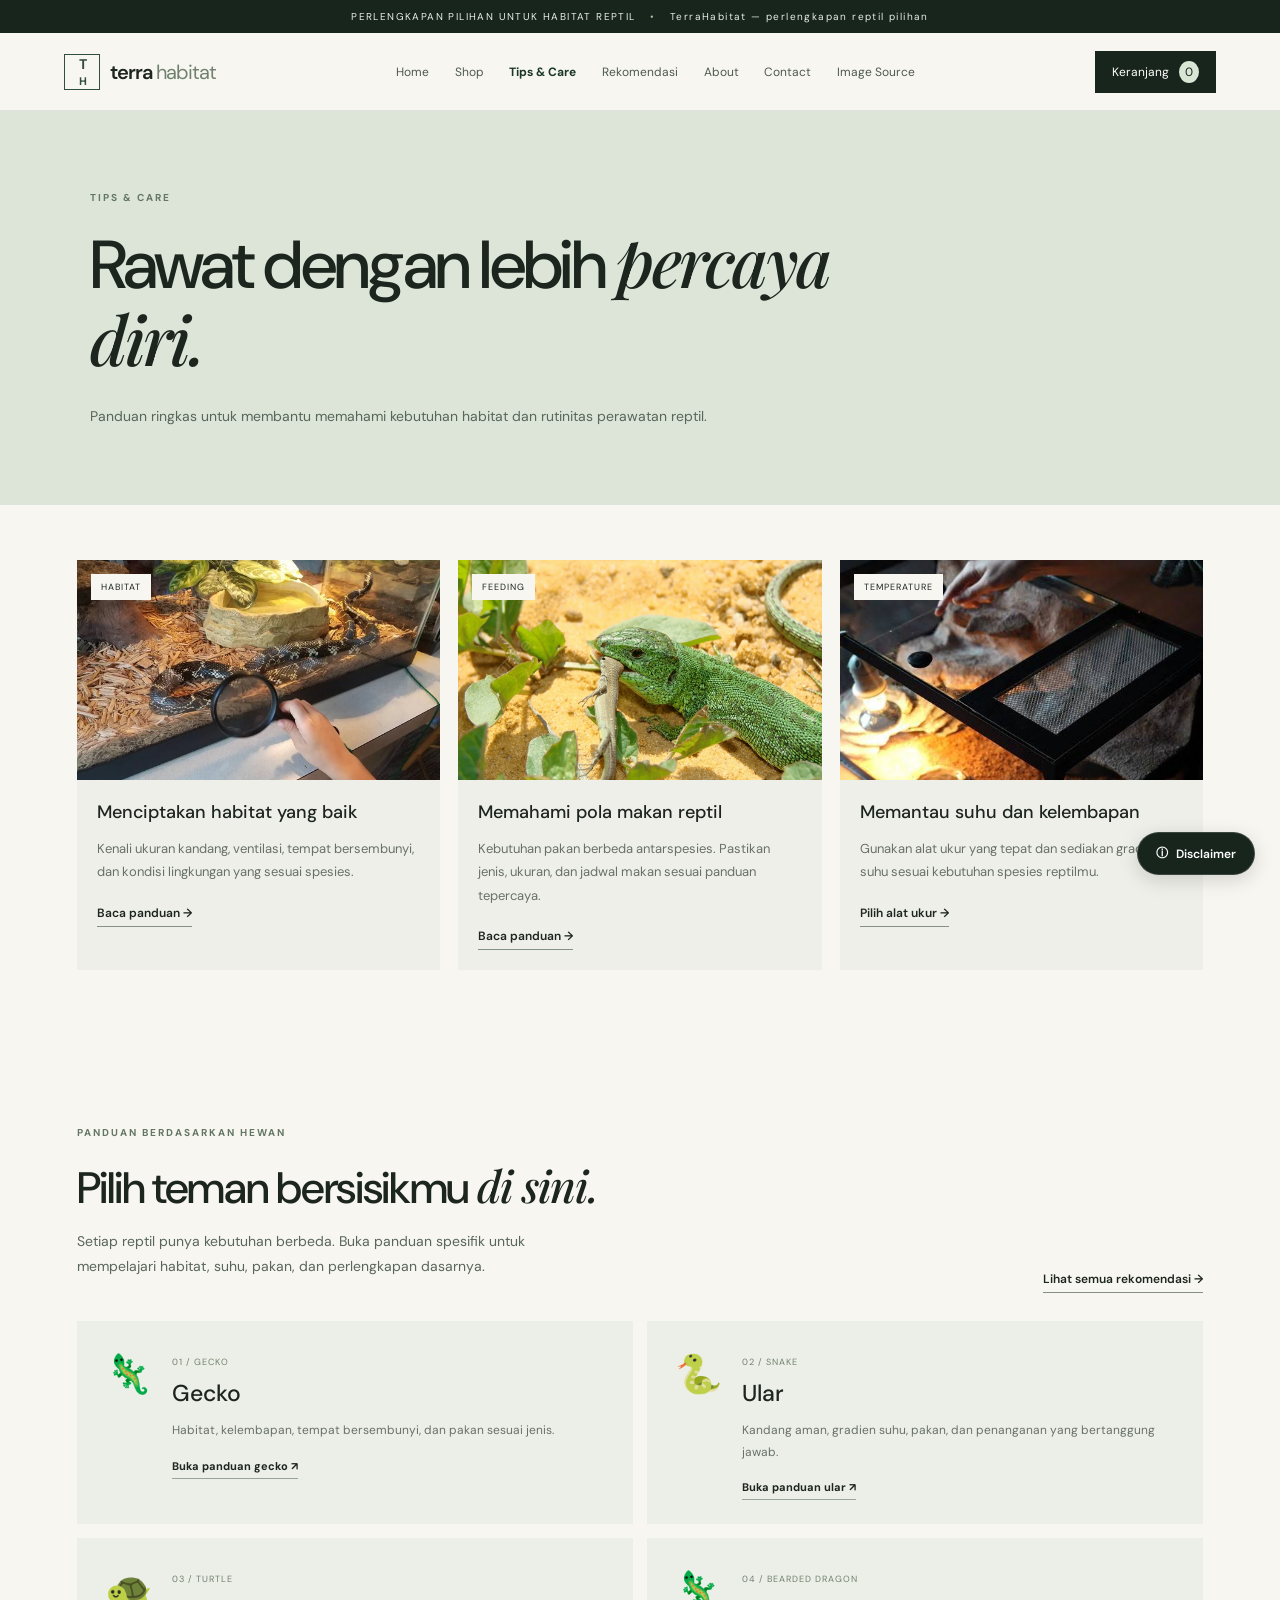
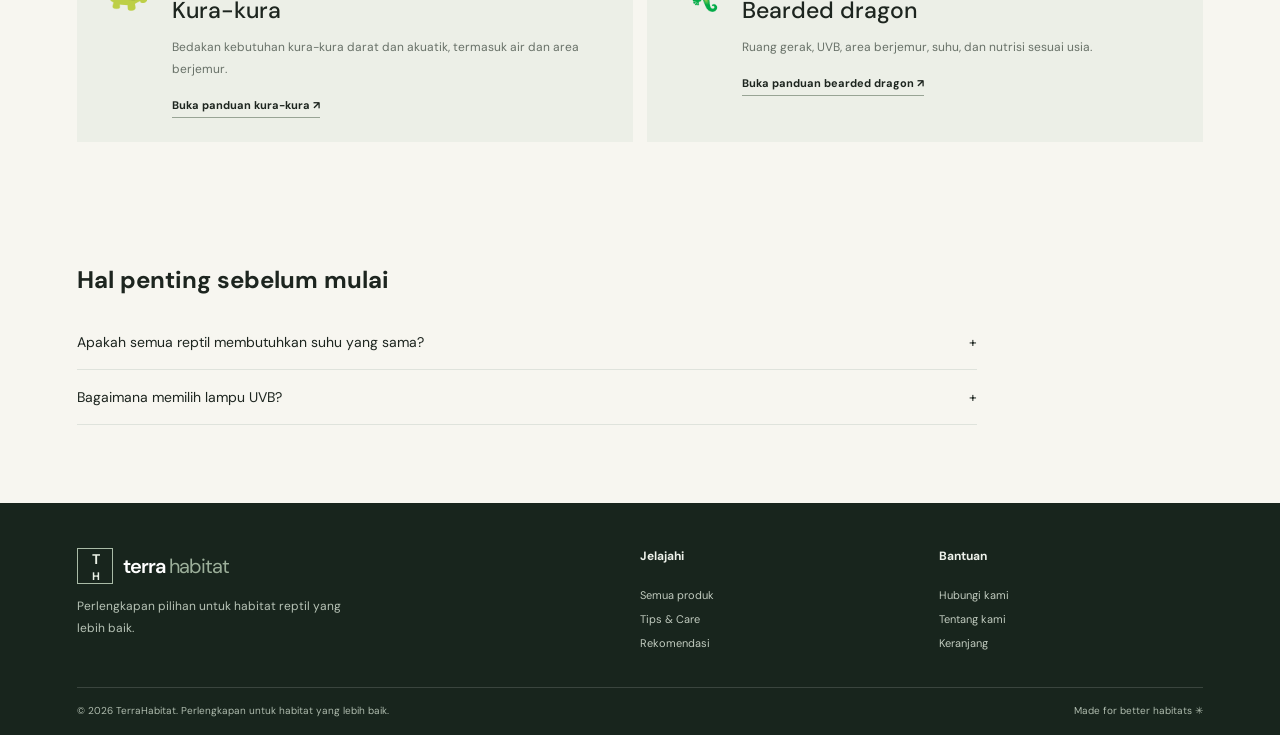
<file: tips.html>
<!DOCTYPE html>
<html lang="id">
 <head>
  <meta charset="utf-8"/>
  <meta content="width=device-width,initial-scale=1" name="viewport"/>
  <meta content="#18251d" name="theme-color"/>
  <title>
   Tips &amp; Care | TerraHabitat
  </title>
  <link href="style.css" rel="stylesheet"/>
 </head>
 <body>
  <div class="announcement">
   PERLENGKAPAN PILIHAN UNTUK HABITAT REPTIL
   <span>
    •
   </span>
   TerraHabitat — perlengkapan reptil pilihan
  </div>
  <header class="site-header">
   <a class="brand" href="index.html">
    <span class="brand-mark">
     T
     <span>
      H
     </span>
    </span>
    <span class="brand-name">
     terra
     <span>
      habitat
     </span>
    </span>
   </a>
   <button aria-label="Buka menu" class="menu-toggle" id="menuToggle">
    ☰
   </button>
   <nav class="main-nav" id="mainNav">
    <a data-page="index.html" href="index.html">
     Home
    </a>
    <a data-page="shop.html" href="shop.html">
     Shop
    </a>
    <a data-page="tips.html" href="tips.html">
     Tips &amp; Care
    </a>
    <a data-page="recommendation.html" href="recommendation.html">
     Rekomendasi
    </a>
    <a data-page="about.html" href="about.html">
     About
    </a>
    <a data-page="contact.html" href="contact.html">
     Contact
    </a>
    <a data-page="image-source.html" href="image-source.html">
    Image Source
    </a>
   </nav>
   <div class="header-actions">
    <a class="cart-button" href="cart.html">
     Keranjang
     <span id="cartCount">
      0
     </span>
    </a>
   </div>
  </header>
  <main>
   <section class="page-hero">
    <p class="eyebrow">
     TIPS &amp; CARE
    </p>
    <h1>
     Rawat dengan lebih
     <em>
      percaya diri.
     </em>
    </h1>
    <p>
     Panduan ringkas untuk membantu memahami kebutuhan habitat dan rutinitas perawatan reptil.
    </p>
   </section>
   <section class="section care-grid care-grid-page">
    <article class="care-card">
     <a class="care-image" href="recommendation.html">
      <img alt="Habitat ditata alami" src="images/tips-habitat.jpg"/>
      <span>
       HABITAT
      </span>
     </a>
     <div class="care-body">
      <h3>
       Menciptakan habitat yang baik
      </h3>
      <p>
       Kenali ukuran kandang, ventilasi, tempat bersembunyi, dan kondisi lingkungan yang sesuai spesies.
      </p>
      <a class="text-link" href="recommendation.html">
       Baca panduan →
      </a>
     </div>
    </article>
    <article class="care-card">
     <a class="care-image" href="recommendation.html">
      <img alt="Satwa di alam" src="images/tips-feeding.jpg"/>
      <span>
       FEEDING
      </span>
     </a>
     <div class="care-body">
      <h3>
       Memahami pola makan reptil
      </h3>
      <p>
       Kebutuhan pakan berbeda antarspesies. Pastikan jenis, ukuran, dan jadwal makan sesuai panduan tepercaya.
      </p>
      <a class="text-link" href="recommendation.html">
       Baca panduan →
      </a>
     </div>
    </article>
    <article class="care-card">
     <a class="care-image" href="shop.html?category=Penghangat">
      <img alt="Pengaturan suhu habitat" src="images/tips-temperature.jpeg"/>
      <span>
       TEMPERATURE
      </span>
     </a>
     <div class="care-body">
      <h3>
       Memantau suhu dan kelembapan
      </h3>
      <p>
       Gunakan alat ukur yang tepat dan sediakan gradien suhu sesuai kebutuhan spesies reptilmu.
      </p>
      <a class="text-link" href="shop.html?category=Penghangat">
       Pilih alat ukur →
      </a>
     </div>
    </article>
   </section>
   <section class="section">
    <div class="section-heading">
     <div>
      <p class="eyebrow">
       PANDUAN BERDASARKAN HEWAN
      </p>
      <h2>
       Pilih teman bersisikmu
       <em>
        di sini.
       </em>
      </h2>
      <p class="hero-description">
       Setiap reptil punya kebutuhan berbeda. Buka panduan spesifik untuk mempelajari habitat, suhu, pakan, dan perlengkapan dasarnya.
      </p>
     </div>
     <a class="text-link" href="recommendation.html">
      Lihat semua rekomendasi →
     </a>
    </div>
    <div class="recommend-grid">
     <article class="recommend-card">
      <div class="recommend-emoji">
       🦎
      </div>
      <div>
       <span>
        01 / GECKO
       </span>
       <h3>
        Gecko
       </h3>
       <p>
        Habitat, kelembapan, tempat bersembunyi, dan pakan sesuai jenis.
       </p>
       <a href="gecko-care.html">
        Buka panduan gecko ↗
       </a>
      </div>
     </article>
     <article class="recommend-card">
      <div class="recommend-emoji">
       🐍
      </div>
      <div>
       <span>
        02 / SNAKE
       </span>
       <h3>
        Ular
       </h3>
       <p>
        Kandang aman, gradien suhu, pakan, dan penanganan yang bertanggung jawab.
       </p>
       <a href="snake-care.html">
        Buka panduan ular ↗
       </a>
      </div>
     </article>
     <article class="recommend-card">
      <div class="recommend-emoji">
       🐢
      </div>
      <div>
       <span>
        03 / TURTLE
       </span>
       <h3>
        Kura-kura
       </h3>
       <p>
        Bedakan kebutuhan kura-kura darat dan akuatik, termasuk air dan area berjemur.
       </p>
       <a href="turtle-care.html">
        Buka panduan kura-kura ↗
       </a>
      </div>
     </article>
     <article class="recommend-card">
      <div class="recommend-emoji">
       🦎
      </div>
      <div>
       <span>
        04 / BEARDED DRAGON
       </span>
       <h3>
        Bearded dragon
       </h3>
       <p>
        Ruang gerak, UVB, area berjemur, suhu, dan nutrisi sesuai usia.
       </p>
       <a href="bearded-dragon-care.html">
        Buka panduan bearded dragon ↗
       </a>
      </div>
     </article>
    </div>
   </section>
   <section class="section faq-section">
    <h2>
     Hal penting sebelum mulai
    </h2>
    <div class="faq-list">
     <details>
      <summary>
       Apakah semua reptil membutuhkan suhu yang sama?
       <span>
        +
       </span>
      </summary>
      <p>
       Tidak. Setiap spesies memiliki rentang suhu dan kelembapan berbeda. Riset kebutuhan spesies terlebih dahulu dan pantau kondisi habitat dengan alat ukur.
      </p>
     </details>
     <details>
      <summary>
       Bagaimana memilih lampu UVB?
       <span>
        +
       </span>
      </summary>
      <p>
       Kebutuhan UVB berbeda menurut spesies, jarak lampu, dan desain kandang. Ikuti panduan perawatan yang tepercaya serta petunjuk produsen.
      </p>
     </details>
    </div>
   </section>
  </main>
  <footer class="footer">
   <div class="footer-main">
    <div class="footer-brand">
     <a class="brand brand-footer" href="index.html">
      <span class="brand-mark">
       T
       <span>
        H
       </span>
      </span>
      <span class="brand-name">
       terra
       <span>
        habitat
       </span>
      </span>
     </a>
     <p>
      Perlengkapan pilihan untuk habitat reptil yang lebih baik.
     </p>
    </div>
    <div>
     <h4>
      Jelajahi
     </h4>
     <a href="shop.html">
      Semua produk
     </a>
     <a href="tips.html">
      Tips &amp; Care
     </a>
     <a href="recommendation.html">
      Rekomendasi
     </a>
    </div>
    <div>
     <h4>
      Bantuan
     </h4>
     <a href="contact.html">
      Hubungi kami
     </a>
     <a href="about.html">
      Tentang kami
     </a>
     <a href="cart.html">
      Keranjang
     </a>
    </div>
   </div>
   <div class="footer-bottom">
    <span>
     © 2026 TerraHabitat. Perlengkapan untuk habitat yang lebih baik.
    </span>
    <span>
     Made for better habitats ✳
    </span>
   </div>
  </footer>
  <div class="toast" id="toast" role="status">
  </div>
  <script src="site.js">
  </script>
  <!-- FLOATING DISCLAIMER -->
<div class="disclaimer-widget" id="disclaimerWidget">

    <!-- LABEL AWAL -->
    <button class="disclaimer-trigger" id="disclaimerTrigger">
        <span>ⓘ</span>
        Disclaimer
    </button>

    <!-- INFORMASI DISCLAIMER -->
    <div class="disclaimer-content">

        <div class="disclaimer-header">
            <span>ⓘ DISCLAIMER</span>

            <button
                class="disclaimer-close"
                id="disclaimerClose"
                aria-label="Tutup disclaimer">
                ×
            </button>
        </div>

        <h3>Informasi Proyek</h3>

        <p>
            Website ini merupakan proyek tugas sekolah.
        </p>

        <strong>Arkan Avicenna Athallah</strong>

        <small>XI-4 · SMAN 3 Bandung</small>

    </div>

</div>
  <script>
    const disclaimerWidget =
        document.getElementById("disclaimerWidget");

    const disclaimerTrigger =
        document.getElementById("disclaimerTrigger");

    const disclaimerClose =
        document.getElementById("disclaimerClose");

    disclaimerTrigger.addEventListener("click", function() {
        disclaimerWidget.classList.add("active");
    });

    disclaimerClose.addEventListener("click", function() {
        disclaimerWidget.classList.remove("active");
    });
  </script>
 </body>
</html>
</file>
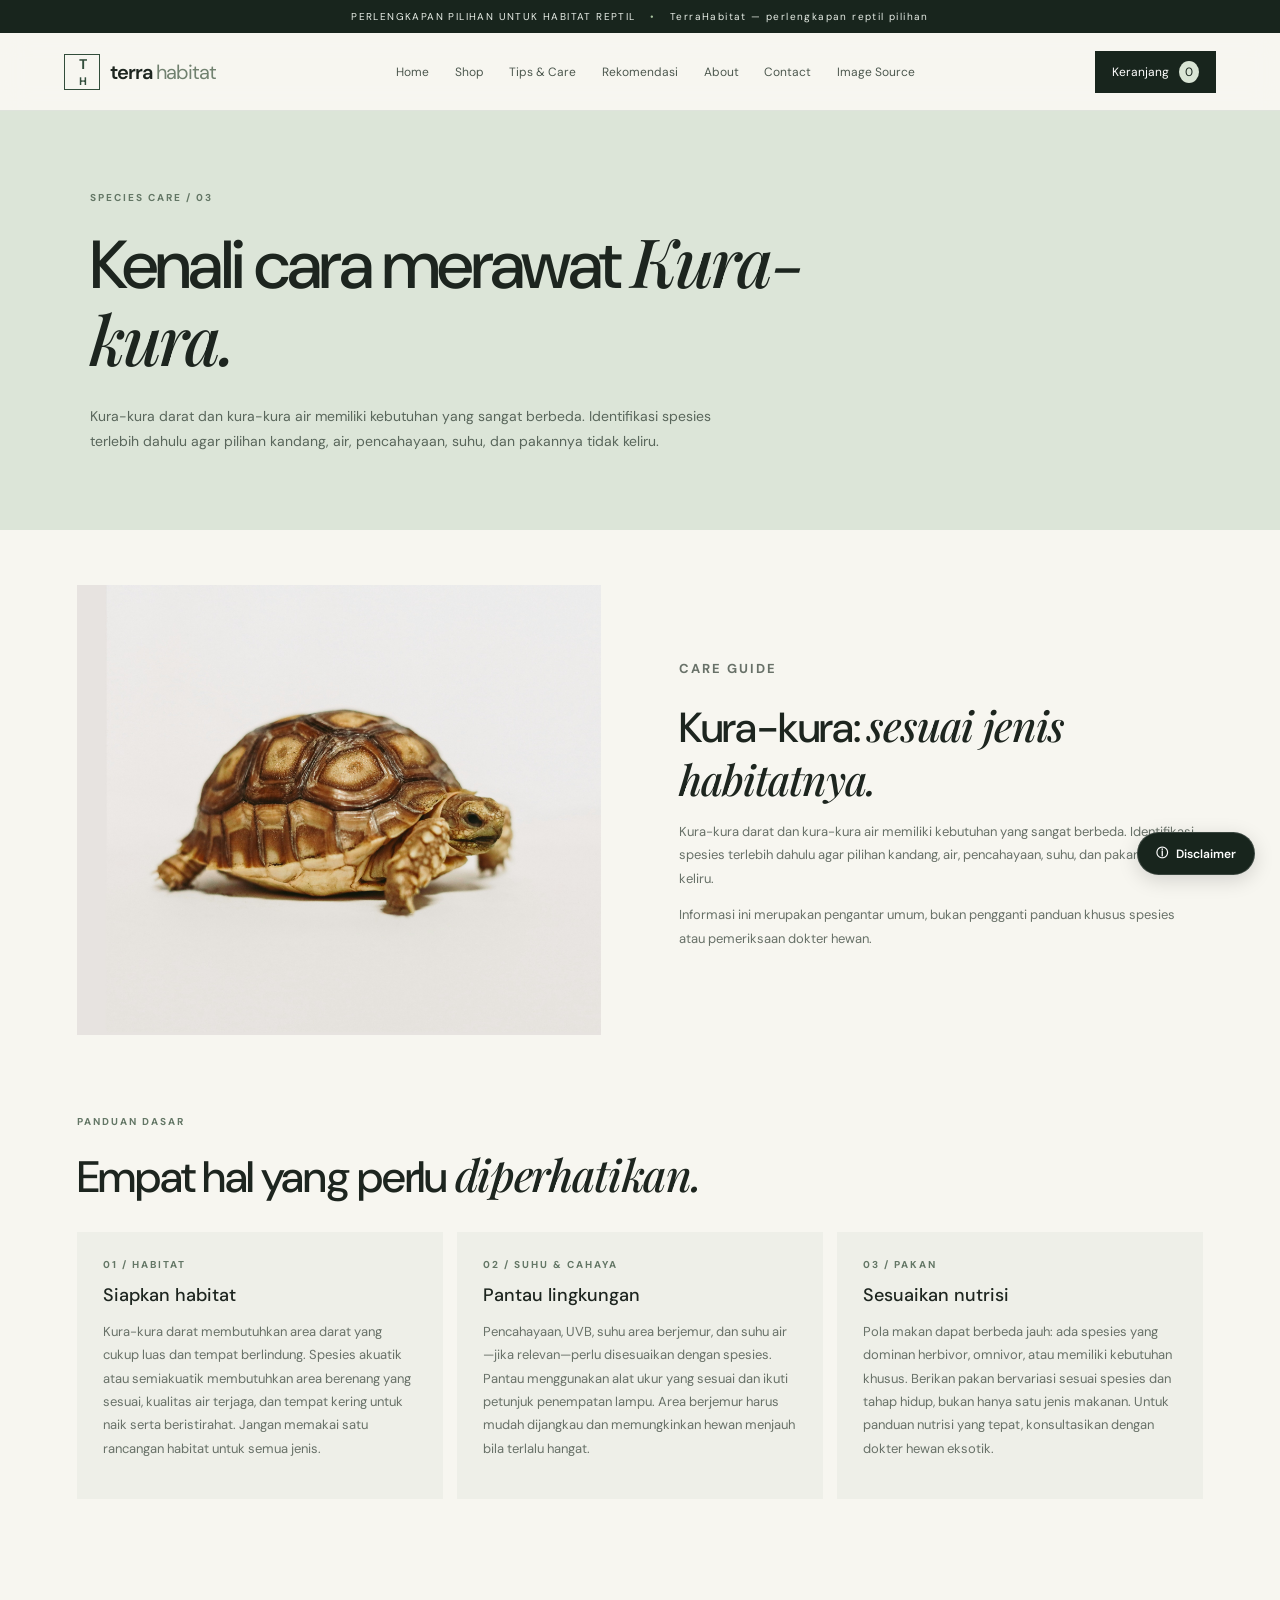
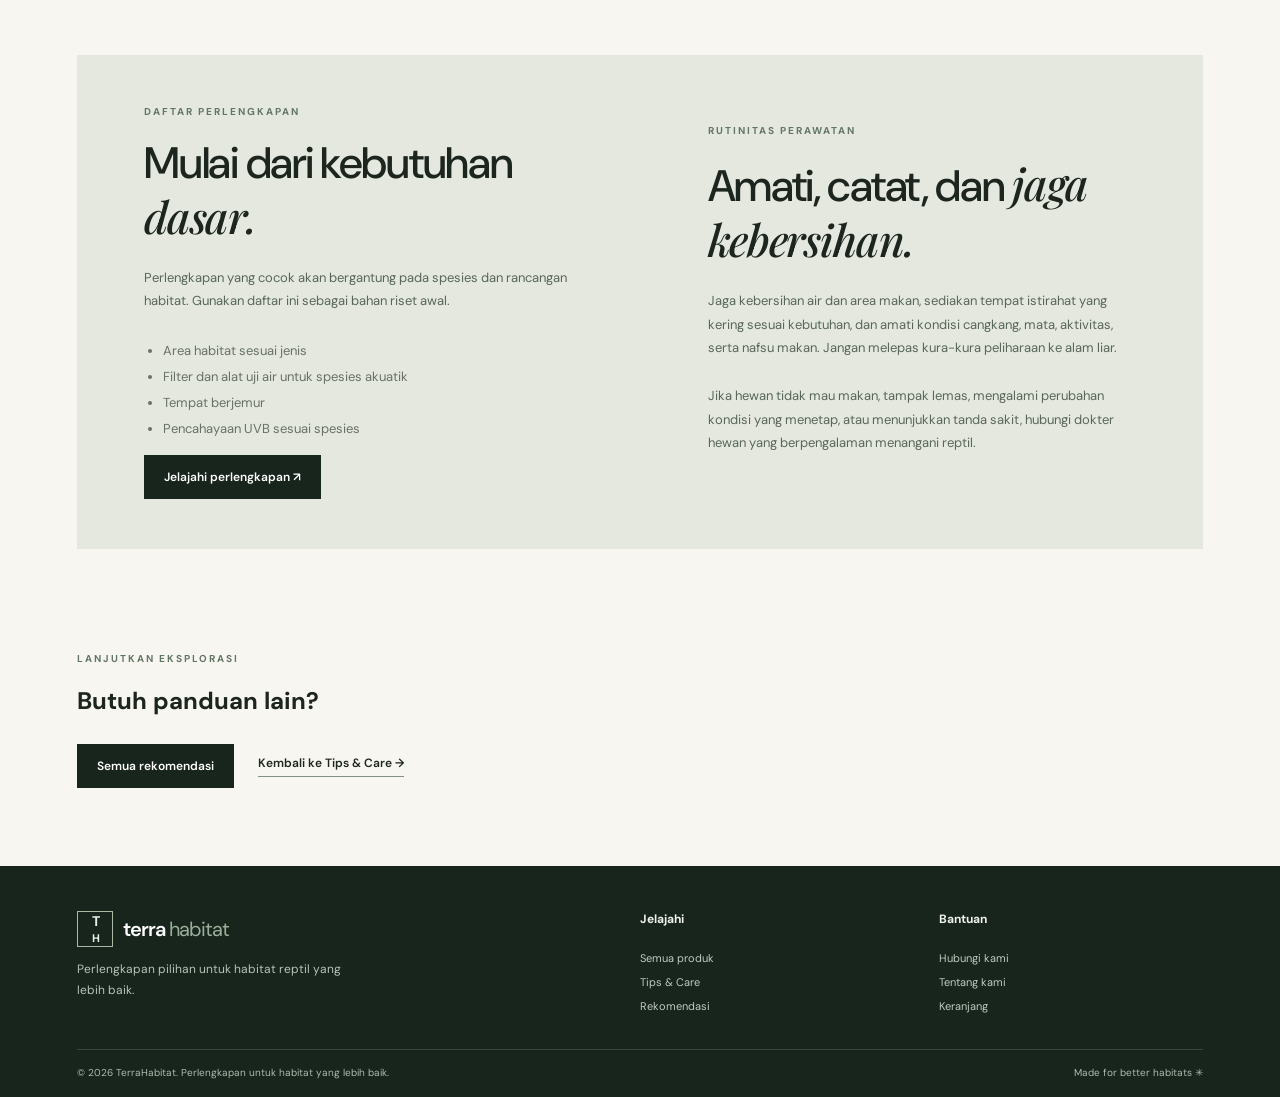
<file: turtle-care.html>
<!DOCTYPE html>
<html lang="id">
 <head>
  <meta charset="utf-8"/>
  <meta content="width=device-width,initial-scale=1" name="viewport"/>
  <meta content="#18251d" name="theme-color"/>
  <title>
   Panduan Perawatan Kura-kura | TerraHabitat
  </title>
  <meta content="Panduan habitat, suhu, pakan, dan perlengkapan untuk Kura-kura." name="description"/>
  <link href="style.css" rel="stylesheet"/>
 </head>
 <body>
  <div class="announcement">
   PERLENGKAPAN PILIHAN UNTUK HABITAT REPTIL
   <span>
    •
   </span>
   TerraHabitat — perlengkapan reptil pilihan
  </div>
  <header class="site-header">
   <a class="brand" href="index.html">
    <span class="brand-mark">
     T
     <span>
      H
     </span>
    </span>
    <span class="brand-name">
     terra
     <span>
      habitat
     </span>
    </span>
   </a>
   <button aria-label="Buka menu" class="menu-toggle" id="menuToggle">
    ☰
   </button>
   <nav class="main-nav" id="mainNav">
    <a data-page="index.html" href="index.html">
     Home
    </a>
    <a data-page="shop.html" href="shop.html">
     Shop
    </a>
    <a data-page="tips.html" href="tips.html">
     Tips &amp; Care
    </a>
    <a data-page="recommendation.html" href="recommendation.html">
     Rekomendasi
    </a>
    <a data-page="about.html" href="about.html">
     About
    </a>
    <a data-page="contact.html" href="contact.html">
     Contact
    </a>
    <a data-page="image-source.html" href="image-source.html">
    Image Source
    </a>
   </nav>
   <div class="header-actions">
    <a class="cart-button" href="cart.html">
     Keranjang
     <span id="cartCount">
      0
     </span>
    </a>
   </div>
  </header>
  <main>
   <section class="page-hero">
    <p class="eyebrow">
     SPECIES CARE / 03
    </p>
    <h1>
     Kenali cara merawat
     <em>
      Kura-kura.
     </em>
    </h1>
    <p>
     Kura-kura darat dan kura-kura air memiliki kebutuhan yang sangat berbeda. Identifikasi spesies terlebih dahulu agar pilihan kandang, air, pencahayaan, suhu, dan pakannya tidak keliru.
    </p>
   </section>
   <section class="section about-layout species-layout">
    <div class="about-photo">
     <img alt="Kura-kura" loading="lazy" src="images/turtle.jpg"/>
    </div>
    <div>
     <p class="eyebrow">
      CARE GUIDE
     </p>
     <h2>
      Kura-kura:
      <em>
       sesuai jenis habitatnya.
      </em>
     </h2>
     <p>
      Kura-kura darat dan kura-kura air memiliki kebutuhan yang sangat berbeda. Identifikasi spesies terlebih dahulu agar pilihan kandang, air, pencahayaan, suhu, dan pakannya tidak keliru.
     </p>
     <p>
      Informasi ini merupakan pengantar umum, bukan pengganti panduan khusus spesies atau pemeriksaan dokter hewan.
     </p>
    </div>
   </section>
   <section class="section species-content">
    <div class="section-heading">
     <div>
      <p class="eyebrow">
       PANDUAN DASAR
      </p>
      <h2>
       Empat hal yang perlu
       <em>
        diperhatikan.
       </em>
      </h2>
     </div>
    </div>
    <div class="category-grid species-topic-grid">
     <article class="care-card">
      <div class="care-body">
       <span class="eyebrow">
        01 / HABITAT
       </span>
       <h3>
        Siapkan habitat
       </h3>
       <p>
        Kura-kura darat membutuhkan area darat yang cukup luas dan tempat berlindung. Spesies akuatik atau semiakuatik membutuhkan area berenang yang sesuai, kualitas air terjaga, dan tempat kering untuk naik serta beristirahat. Jangan memakai satu rancangan habitat untuk semua jenis.
       </p>
      </div>
     </article>
     <article class="care-card">
      <div class="care-body">
       <span class="eyebrow">
        02 / SUHU &amp; CAHAYA
       </span>
       <h3>
        Pantau lingkungan
       </h3>
       <p>
        Pencahayaan, UVB, suhu area berjemur, dan suhu air—jika relevan—perlu disesuaikan dengan spesies. Pantau menggunakan alat ukur yang sesuai dan ikuti petunjuk penempatan lampu. Area berjemur harus mudah dijangkau dan memungkinkan hewan menjauh bila terlalu hangat.
       </p>
      </div>
     </article>
     <article class="care-card">
      <div class="care-body">
       <span class="eyebrow">
        03 / PAKAN
       </span>
       <h3>
        Sesuaikan nutrisi
       </h3>
       <p>
        Pola makan dapat berbeda jauh: ada spesies yang dominan herbivor, omnivor, atau memiliki kebutuhan khusus. Berikan pakan bervariasi sesuai spesies dan tahap hidup, bukan hanya satu jenis makanan. Untuk panduan nutrisi yang tepat, konsultasikan dengan dokter hewan eksotik.
       </p>
      </div>
     </article>
    </div>
   </section>
   <section class="section species-check">
    <div class="featured-banner">
     <div class="featured-content">
      <p class="eyebrow">
       DAFTAR PERLENGKAPAN
      </p>
      <h2>
       Mulai dari kebutuhan
       <em>
        dasar.
       </em>
      </h2>
      <p>
       Perlengkapan yang cocok akan bergantung pada spesies dan rancangan habitat. Gunakan daftar ini sebagai bahan riset awal.
      </p>
      <ul>
       <li>
        Area habitat sesuai jenis
       </li>
       <li>
        Filter dan alat uji air untuk spesies akuatik
       </li>
       <li>
        Tempat berjemur
       </li>
       <li>
        Pencahayaan UVB sesuai spesies
       </li>
      </ul>
      <a class="button button-dark" href="shop.html?category=Pencahayaan">
       Jelajahi perlengkapan ↗
      </a>
     </div>
     <div class="featured-content">
      <p class="eyebrow">
       RUTINITAS PERAWATAN
      </p>
      <h2>
       Amati, catat, dan
       <em>
        jaga kebersihan.
       </em>
      </h2>
      <p>
       Jaga kebersihan air dan area makan, sediakan tempat istirahat yang kering sesuai kebutuhan, dan amati kondisi cangkang, mata, aktivitas, serta nafsu makan. Jangan melepas kura-kura peliharaan ke alam liar.
      </p>
      <p>
       Jika hewan tidak mau makan, tampak lemas, mengalami perubahan kondisi yang menetap, atau menunjukkan tanda sakit, hubungi dokter hewan yang berpengalaman menangani reptil.
      </p>
     </div>
    </div>
   </section>
   <section class="section faq-section">
    <p class="eyebrow">
     LANJUTKAN EKSPLORASI
    </p>
    <h2>
     Butuh panduan lain?
    </h2>
    <div class="hero-actions">
     <a class="button button-dark" href="recommendation.html">
      Semua rekomendasi
     </a>
     <a class="text-link" href="tips.html">
      Kembali ke Tips &amp; Care →
     </a>
    </div>
   </section>
  </main>
  <footer class="footer">
   <div class="footer-main">
    <div class="footer-brand">
     <a class="brand brand-footer" href="index.html">
      <span class="brand-mark">
       T
       <span>
        H
       </span>
      </span>
      <span class="brand-name">
       terra
       <span>
        habitat
       </span>
      </span>
     </a>
     <p>
      Perlengkapan pilihan untuk habitat reptil yang lebih baik.
     </p>
    </div>
    <div>
     <h4>
      Jelajahi
     </h4>
     <a href="shop.html">
      Semua produk
     </a>
     <a href="tips.html">
      Tips &amp; Care
     </a>
     <a href="recommendation.html">
      Rekomendasi
     </a>
    </div>
    <div>
     <h4>
      Bantuan
     </h4>
     <a href="contact.html">
      Hubungi kami
     </a>
     <a href="about.html">
      Tentang kami
     </a>
     <a href="cart.html">
      Keranjang
     </a>
    </div>
   </div>
   <div class="footer-bottom">
    <span>
     © 2026 TerraHabitat. Perlengkapan untuk habitat yang lebih baik.
    </span>
    <span>
     Made for better habitats ✳
    </span>
   </div>
  </footer>
  <div class="toast" id="toast" role="status">
  </div>
  <script src="site.js">
  </script>
  <!-- FLOATING DISCLAIMER -->
<div class="disclaimer-widget" id="disclaimerWidget">

    <!-- LABEL AWAL -->
    <button class="disclaimer-trigger" id="disclaimerTrigger">
        <span>ⓘ</span>
        Disclaimer
    </button>

    <!-- INFORMASI DISCLAIMER -->
    <div class="disclaimer-content">

        <div class="disclaimer-header">
            <span>ⓘ DISCLAIMER</span>

            <button
                class="disclaimer-close"
                id="disclaimerClose"
                aria-label="Tutup disclaimer">
                ×
            </button>
        </div>

        <h3>Informasi Proyek</h3>

        <p>
            Website ini merupakan proyek tugas sekolah.
        </p>

        <strong>Arkan Avicenna Athallah</strong>

        <small>XI-4 · SMAN 3 Bandung</small>

    </div>

</div>
  <script>
    const disclaimerWidget =
        document.getElementById("disclaimerWidget");

    const disclaimerTrigger =
        document.getElementById("disclaimerTrigger");

    const disclaimerClose =
        document.getElementById("disclaimerClose");

    disclaimerTrigger.addEventListener("click", function() {
        disclaimerWidget.classList.add("active");
    });

    disclaimerClose.addEventListener("click", function() {
        disclaimerWidget.classList.remove("active");
    });
  </script>
 </body>
</html>
</file>
<file: style.css>
@import url('https://fonts.googleapis.com/css2?family=DM+Sans:wght@400;500;600;700&family=Playfair+Display:ital,wght@0,500;0,600;1,500;1,600&display=swap');
:root {
    --forest:#18251d;
    --green:#324d3b;
    --sage:#dce5d8;
    --cream:#f7f6f0;
    --ink:#1d251f;
    --muted:#687168;
    --line:#dfe3dc
}
* {
    box-sizing:border-box
}
html {
    scroll-behavior:smooth
}
body {
    margin:0;
    background:var(--cream);
    color:var(--ink);
    font-family:'DM Sans',sans-serif
}
a {
    color:inherit;
    text-decoration:none
}
img {
    display:block;
    width:100%;
    object-fit:cover
}
button,input,select,textarea {
    font:inherit
}
.announcement {
    background:var(--forest);
    color:#e8eee7;
    padding:10px 5%;
    font-size:10px;
    letter-spacing:1.4px;
    text-align:center
}
.announcement span {
    padding:0 10px;
    color:#a8c29f
}
.site-header {
    height:78px;
    padding:0 5%;
    display:flex;
    align-items:center;
    justify-content:space-between;
    gap:24px;
    background:#f7f6f0eF;
    border-bottom:1px solid var(--line);
    position:sticky;
    top:0;
    z-index:20;
    backdrop-filter:blur(14px)
}
.brand {
    display:flex;
    align-items:center;
    gap:10px;
    flex-shrink:0
}
.brand-mark {
    width:36px;
    height:36px;
    border:1px solid var(--green);
    display:grid;
    place-items:center;
    font-size:14px;
    font-weight:700;
    color:var(--green);
    letter-spacing:-2px
}
.brand-mark span {
    font-size:11px
}
.brand-name {
    font-size:20px;
    letter-spacing:-1px;
    font-weight:600
}
.brand-name span {
    font-weight:400;
    color:#71816f
}
.main-nav {
    display:flex;
    gap:clamp(12px,2vw,30px);
    align-items:center
}
.main-nav a {
    font-size:12px;
    color:#4e594f;
    transition:color .2s
}
.main-nav a:hover,.main-nav a.active {
    color:#1b3725;
    font-weight:700
}
.header-actions {
    display:flex;
    align-items:center;
    gap:12px
}
.cart-button {
    background:var(--forest);
    color:white;
    border:0;
    padding:13px 17px;
    font-size:12px;
    cursor:pointer;
    white-space:nowrap
}
.cart-button span {
    background:#d9e5d5;
    color:var(--forest);
    border-radius:50%;
    padding:3px 6px;
    margin-left:7px
}
.menu-toggle {
    display:none;
    background:none;
    border:0;
    font-size:24px
}
.hero {
    display:grid;
    grid-template-columns:1fr 1fr;
    min-height:540px;
    background:var(--sage);
    padding:45px 5% 60px;
    gap:6%;
    align-items:center
}
.hero-copy {
    max-width:580px;
    padding:25px 0
}
.eyebrow {
    font-size:10px;
    font-weight:700;
    letter-spacing:2px;
    color:#637665;
    margin:0 0 20px
}
.hero h1,.page-hero h1 {
    font-size:clamp(40px,5.3vw,72px);
    line-height:1.08;
    letter-spacing:-2.7px;
    margin:0 0 23px;
    font-weight:500
}
.hero h1 em,.page-hero h1 em,h2 em {
    font-family:'Playfair Display',serif;
    font-weight:500
}
.hero-description,.page-hero>p:last-child {
    color:#59665b;
    line-height:1.8;
    max-width:460px;
    font-size:14px
}
.hero-actions {
    display:flex;
    align-items:center;
    gap:24px;
    margin-top:28px;
    flex-wrap:wrap
}
.button {
    display:inline-flex;
    align-items:center;
    justify-content:center;
    padding:14px 20px;
    border:0;
    cursor:pointer;
    font-size:12px;
    font-weight:600;
    gap:12px
}
.button-light {
    background:var(--forest);
    color:white
}
.button-dark {
    background:var(--forest);
    color:white
}
.text-link {
    font-size:12px;
    font-weight:600;
    border-bottom:1px solid #839182;
    padding-bottom:5px
}
.dark-link {
    color:var(--forest)
}
.hero-proof {
    display:flex;
    align-items:center;
    gap:14px;
    margin-top:45px;
    font-size:12px
}
.hero-proof p {
    line-height:1.7
}
.hero-proof small,.benefit-strip small {
    color:var(--muted)
}
.hero-art {
    height:430px;
    position:relative;
    overflow:hidden
}
.hero-art img {
    height:100%;
    transition:transform .6s
}
.hero-art:hover img,.image-link:hover img {
    transform:scale(1.035)
}
.hero-note {
    position:absolute;
    bottom:18px;
    left:18px;
    background:#f7f6f0ed;
    padding:16px 20px;
    font-size:12px
}
.benefit-strip {
    display:grid;
    grid-template-columns:repeat(3,1fr);
    padding:25px 7%;
    border-bottom:1px solid var(--line);
    gap:25px
}
.benefit-strip>div {
    display:flex;
    align-items:center;
    gap:14px
}
.benefit-strip b {
    font-size:22px;
    color:#647d65
}
.benefit-strip p {
    margin:0;
    display:grid;
    gap:5px;
    font-size:12px
}
.section {
    padding:78px 6%
}
.section-heading {
    display:flex;
    align-items:end;
    justify-content:space-between;
    gap:20px;
    margin-bottom:28px
}
.section-heading h2,.featured-content h2,.about-layout h2,.contact-copy h2 {
    font-size:clamp(28px,3.6vw,44px);
    font-weight:500;
    line-height:1.18;
    letter-spacing:-1.3px;
    margin:0
}
.category-grid {
    display:grid;
    grid-template-columns:repeat(3,1fr);
    gap:14px
}
.category-card {
    height:255px;
    position:relative;
    overflow:hidden;
    background:#dce3d8;
    display:block;
    border:0;
    text-align:left;
    color:white;
    cursor:pointer
}
.category-card:after {
    content:'';
    position:absolute;
    inset:0;
    background:linear-gradient(0deg,#101c16cc,transparent 70%)
}
.category-card img {
    height:100%;
    transition:transform .5s
}
.category-card:hover img {
    transform:scale(1.04)
}
.category-info {
    position:absolute;
    bottom:22px;
    left:22px;
    z-index:1;
    display:grid;
    gap:7px
}
.category-info strong {
    font-size:18px;
    font-weight:500
}
.category-info small {
    font-size:11px;
    color:#e0e7df
}
.featured-banner {
    display:grid;
    grid-template-columns:1fr 1fr;
    background:#e4e8df;
    align-items:center
}
.featured-image {
    height:420px;
    overflow:hidden
}
.featured-image img {
    height:100%;
    transition:transform .5s
}
.featured-content {
    padding:50px 12%
}
.featured-content p:not(.eyebrow) {
    font-size:13px;
    line-height:1.8;
    color:#59665b;
    margin:20px 0 25px
}
.page-hero {
    padding:80px 7% 62px;
    background:var(--sage)
}
.page-hero h1 {
    max-width:850px
}
.page-hero>p:last-child {
    max-width:650px
}
.page-hero.compact {
    padding-top:55px;
    padding-bottom:40px
}
.shop-section {
    padding-top:35px
}
.shop-controls {
    display:grid;
    grid-template-columns:1fr 220px 200px;
    gap:12px;
    margin-bottom:14px
}
.shop-controls input,.shop-controls select,.contact-form input,.contact-form textarea {
    width:100%;
    padding:14px;
    border:1px solid #d7ddd5;
    background:#fbfbf7;
    color:var(--ink);
    outline:none
}
.shop-controls input:focus,.contact-form input:focus,.contact-form textarea:focus {
    border-color:#637c67
}
.product-count {
    font-size:12px;
    color:var(--muted);
    margin:18px 0
}
.product-grid {
    display:grid;
    grid-template-columns:repeat(3,minmax(0,1fr));
    gap:28px 16px
}
.product-card {
    min-width:0
}
.product-image {
    position:relative;
    overflow:hidden;
    background:#e7e9e2;
    aspect-ratio:1/1.03
}
.product-image>a {
    display:block;
    height:100%
}
.product-image img {
    height:100%;
    transition:transform .45s
}
.product-card:hover .product-image img {
    transform:scale(1.04)
}
.product-badge {
    position:absolute;
    top:12px;
    left:12px;
    background:#f7f6f0eF;
    padding:7px 9px;
    font-size:9px;
    letter-spacing:.8px
}
.quick-add {
    position:absolute;
    left:10px;
    right:10px;
    bottom:10px;
    background:var(--forest);
    color:white;
    border:0;
    padding:12px;
    cursor:pointer;
    font-size:11px;
    opacity:0;
    transform:translateY(6px);
    transition:.2s
}
.product-card:hover .quick-add,.quick-add:focus {
    opacity:1;
    transform:none
}
.product-meta {
    padding:14px 2px
}
.product-category {
    font-size:9px;
    color:#7c897b;
    letter-spacing:1px;
    text-transform:uppercase
}
.product-title-row {
    display:flex;
    justify-content:space-between;
    gap:8px;
    align-items:start
}
.product-title {
    font-size:16px;
    font-weight:600;
    margin:8px 0
}
.product-rating {
    font-size:10px;
    color:#647d65;
    margin-top:10px
}
.product-desc {
    font-size:12px;
    line-height:1.6;
    color:var(--muted);
    min-height:38px
}
.price-row {
    display:flex;
    justify-content:space-between;
    align-items:center;
    font-size:14px;
    font-weight:700
}
.mini-add {
    width:31px;
    height:31px;
    background:var(--sage);
    border:0;
    font-size:20px;
    cursor:pointer
}
.empty-message {
    padding:40px;
    text-align:center;
    color:var(--muted)
}
.product-detail {
    display:grid;
    grid-template-columns:1fr 1fr;
    gap:7%;
    align-items:center;
    min-height:500px
}
.detail-image {
    height:min(65vw,520px);
    background:#e5e8e0
}
.detail-image img {
    height:100%
}
.detail-copy h1 {
    font-size:clamp(32px,4vw,52px);
    font-weight:500;
    letter-spacing:-1.5px
}
.detail-copy p {
    line-height:1.8;
    color:var(--muted);
    font-size:14px
}
.detail-price {
    font-size:24px;
    font-weight:700;
    margin:24px 0
}
.detail-copy .button {
    margin-top:10px
}
.image-link {
    display:block;
    overflow:hidden
}
.image-link img {
    transition:transform .5s
}
.care-grid {
    display:grid;
    grid-template-columns:repeat(3,1fr);
    gap:18px
}
.care-card {
    background:#eeefe8
}
.care-image {
    height:220px;
    display:block;
    position:relative;
    overflow:hidden
}
.care-image img {
    height:100%;
    transition:transform .4s
}
.care-image:hover img {
    transform:scale(1.04)
}
.care-image span {
    position:absolute;
    left:14px;
    top:14px;
    background:#f7f6f0;
    padding:7px 10px;
    font-size:9px;
    letter-spacing:1px
}
.care-body {
    padding:20px
}
.care-body h3 {
    font-size:18px;
    font-weight:500;
    margin:0 0 10px
}
.care-body p,.about-layout p {
    font-size:13px;
    line-height:1.8;
    color:var(--muted)
}
.care-body .text-link {
    display:inline-block;
    margin-top:8px
}
.care-grid-page {
    padding-top:55px
}
.recommend-grid {
    display:grid;
    grid-template-columns:repeat(2,1fr);
    gap:14px
}
.recommend-card {
    display:flex;
    gap:20px;
    background:#ecefe7;
    padding:28px;
    align-items:start
}
.recommend-emoji {
    font-size:38px
}
.recommend-card span {
    font-size:9px;
    letter-spacing:1px;
    color:#71816f
}
.recommend-card h3 {
    margin:8px 0;
    font-size:23px;
    font-weight:500
}
.recommend-card p {
    font-size:12px;
    color:var(--muted);
    line-height:1.8
}
.recommend-card a {
    font-size:11px;
    font-weight:700;
    border-bottom:1px solid #98a495;
    padding-bottom:5px
}
.about-layout {
    display:grid;
    grid-template-columns:1fr 1fr;
    gap:7%;
    align-items:center
}
.about-photo {
    height:450px
}
.about-photo img {
    height:100%
}
.faq-section {
    padding-top:25px
}
.faq-list {
    max-width:900px
}
.faq-list details {
    border-bottom:1px solid var(--line);
    padding:18px 0
}
.faq-list summary {
    cursor:pointer;
    display:flex;
    justify-content:space-between;
    font-size:14px
}
.faq-list details p {
    font-size:13px;
    color:var(--muted);
    line-height:1.8;
    max-width:750px
}
.contact-section {
    display:grid;
    grid-template-columns:1fr 1fr;
    gap:8%;
    background:#e5e9e0
}
.contact-copy p {
    font-size:13px;
    color:var(--muted);
    line-height:1.8;
    max-width:420px
}
.contact-detail {
    display:grid;
    gap:7px;
    margin-top:25px
}
.contact-detail span {
    font-size:9px;
    letter-spacing:1.5px;
    color:#788579
}
.contact-detail strong {
    font-size:13px
}
.contact-form {
    background:var(--cream);
    padding:28px;
    display:grid;
    gap:10px
}
.contact-form h3 {
    margin:0 0 10px;
    font-weight:500;
    font-size:23px
}
.contact-form label {
    font-size:11px
}
.contact-form textarea {
    resize:vertical
}
.contact-form small {
    font-size:10px;
    color:var(--muted);
    line-height:1.6
}
.cart-page {
    display:grid;
    grid-template-columns:1.5fr .8fr;
    gap:35px;
    align-items:start
}
.cart-line {
    display:grid;
    grid-template-columns:100px 1fr auto;
    gap:18px;
    padding:18px 0;
    border-bottom:1px solid var(--line);
    align-items:center
}
.cart-line img {
    width:100px;
    height:100px
}
.cart-line h4 {
    margin:0 0 8px;
    font-size:15px
}
.cart-line p {
    font-size:13px;
    color:var(--muted)
}
.quantity-control {
    display:flex;
    align-items:center;
    gap:12px;
    margin:12px 0
}
.quantity-control button {
    border:1px solid var(--line);
    background:white;
    width:28px;
    height:28px;
    cursor:pointer
}
.remove-item {
    border:0;
    background:none;
    text-decoration:underline;
    color:#7b4e43;
    padding:0;
    cursor:pointer;
    font-size:11px
}
.cart-page-summary {
    background:#e9ede5;
    padding:25px;
    position:sticky;
    top:100px
}
.cart-page-summary h2 {
    font-weight:500
}
.summary-line {
    display:flex;
    justify-content:space-between;
    padding:18px 0;
    border-bottom:1px solid #d3dbd0
}
.cart-page-summary p,.cart-page-summary small {
    font-size:11px;
    line-height:1.7;
    color:var(--muted)
}
.cart-page-summary .button {
    width:100%;
    margin:15px 0
}
.cart-page-summary .text-link {
    display:block;
    text-align:center;
    margin:10px
}
.cart-empty {
    padding:40px 20px;
    text-align:center;
    background:#edf0e9
}
.cart-empty p {
    color:var(--muted);
    font-size:13px
}
.footer {
    background:var(--forest);
    color:#eef2eb;
    padding:45px 6% 18px
}
.footer-main {
    display:grid;
    grid-template-columns:2fr 1fr 1fr;
    gap:35px;
    padding-bottom:35px
}
.brand-footer .brand-mark {
    border-color:#a9bba7;
    color:#e9f0e5
}
.brand-footer .brand-name {
    color:white
}
.brand-footer .brand-name span {
    color:#9caf9a
}
.footer p {
    font-size:12px;
    line-height:1.8;
    color:#b7c3b6;
    max-width:270px
}
.footer h4 {
    font-size:12px;
    margin:0 0 14px
}
.footer-main>div:not(:first-child) {
    display:flex;
    flex-direction:column;
    gap:10px
}
.footer-main>div>a:not(.brand) {
    font-size:11px;
    color:#c1cbbf
}
.footer-bottom {
    border-top:1px solid #ffffff25;
    padding-top:16px;
    display:flex;
    justify-content:space-between;
    color:#aebbad;
    font-size:10px
}
.toast {
    position:fixed;
    bottom:22px;
    left:50%;
    transform:translate(-50%,20px);
    background:var(--forest);
    color:white;
    padding:13px 20px;
    font-size:12px;
    opacity:0;
    pointer-events:none;
    transition:.2s;
    z-index:100
}
.toast.show {
    opacity:1;
    transform:translate(-50%,0)
}
[hidden] {
    display:none!important
}
@media(max-width:950px) {
    .main-nav {
        gap:12px
    }
    .main-nav a {
        font-size:11px
    }
    .brand-name {
        font-size:17px
    }
    .hero {
        min-height:450px
    }
    .hero-art {
        height:350px
    }
    .category-card {
        height:210px
    }
    .product-grid {
        grid-template-columns:repeat(2,minmax(0,1fr))
    }
    .shop-controls {
        grid-template-columns:1fr 1fr
    }
    .shop-controls input {
        grid-column:1/-1
    }
}
@media(max-width:700px) {
    .site-header {
        height:68px;
        padding:0 5%;
        gap:10px
    }
    .menu-toggle {
        display:block;
        order:3
    }
    .main-nav {
        display:none;
        position:absolute;
        top:68px;
        left:0;
        right:0;
        padding:20px 6%;
        background:var(--cream);
        border-bottom:1px solid var(--line);
        flex-direction:column;
        align-items:flex-start;
        gap:18px
    }
    .main-nav.open {
        display:flex
    }
    .header-actions {
        margin-left:auto
    }
    .brand-mark {
        width:31px;
        height:31px
    }
    .brand-name {
        font-size:16px
    }
    .cart-button {
        padding:11px;
        font-size:11px
    }
    .hero {
        grid-template-columns:1fr;
        padding:35px 6% 45px;
        gap:25px
    }
    .hero h1,.page-hero h1 {
        font-size:43px
    }
    .hero-art {
        height:300px
    }
    .benefit-strip {
        grid-template-columns:1fr;
        padding:22px 7%;
        gap:15px
    }
    .section {
        padding:52px 6%
    }
    .section-heading {
        align-items:start;
        flex-direction:column
    }
    .category-grid {
        grid-template-columns:repeat(2,minmax(0,1fr));
        gap:10px
    }
    .category-card {
        height:190px
    }
    .category-info {
        left:13px;
        bottom:15px
    }
    .category-info strong {
        font-size:15px
    }
    .featured-banner,.about-layout,.contact-section,.product-detail,.cart-page {
        grid-template-columns:1fr
    }
    .featured-image {
        height:260px
    }
    .featured-content {
        padding:35px 7%
    }
    .page-hero {
        padding:50px 6% 40px
    }
    .care-grid {
        grid-template-columns:1fr
    }
    .care-image {
        height:230px
    }
    .recommend-grid {
        grid-template-columns:1fr
    }
    .shop-controls {
        grid-template-columns:1fr 1fr
    }
    .shop-controls input {
        grid-column:1/-1
    }
    .product-grid {
        gap:20px 12px
    }
    .product-title {
        font-size:14px
    }
    .product-desc {
        font-size:11px
    }
    .quick-add {
        opacity:1;
        transform:none;
        padding:9px;
        font-size:10px
    }
    .product-detail {
        gap:25px
    }
    .detail-image {
        height:350px
    }
    .about-photo {
        height:300px
    }
    .cart-page-summary {
        position:static
    }
    .footer-main {
        grid-template-columns:1fr 1fr
    }
    .footer-brand {
        grid-column:1/-1
    }
    .footer-bottom {
        gap:12px;
        flex-direction:column
    }
    .cart-line {
        grid-template-columns:75px 1fr auto;
        gap:12px
    }
    .cart-line img {
        width:75px;
        height:80px
    }
}
@media(max-width:390px) {
    .brand-name {
        font-size:14px
    }
    .header-actions {
        gap:5px
    }
    .cart-button {
        padding:9px
    }
    .category-card {
        height:160px
    }
    .product-grid {
        grid-template-columns:1fr 1fr
    }
    .product-title-row {
        display:block
    }
    .shop-controls {
        grid-template-columns:1fr
    }
    .shop-controls input {
        grid-column:auto
    }
}
/* Species-specific care guide pages */
.species-layout {
    padding-top:55px;
    padding-bottom:45px
}
.species-layout .about-photo {
    background:#e6e9df;
    overflow:hidden
}
.species-layout h2 {
    font-size:clamp(28px,3.4vw,42px);
    font-weight:500;
    line-height:1.2;
    letter-spacing:-1px
}
.species-layout h2 em {
    font-family:'Playfair Display',serif;
    font-weight:500
}
.species-content {
    padding-top:35px
}
.species-topic-grid {
    grid-template-columns:repeat(3,minmax(0,1fr));
    align-items:stretch
}
.species-topic-grid .care-card {
    height:100%
}
.species-topic-grid .care-body {
    padding:26px
}
.species-topic-grid .care-body .eyebrow {
    display:block;
    margin-bottom:12px
}
.species-check .featured-banner {
    grid-template-columns:1fr 1fr
}
.species-check ul {
    padding-left:19px;
    color:var(--muted);
    font-size:13px;
    line-height:2
}
.species-check .featured-content p:not(.eyebrow) {
    line-height:1.8
}
@media(max-width:700px) {
    .species-topic-grid {
        grid-template-columns:1fr
    }
    .species-check .featured-banner {
        grid-template-columns:1fr
    }
    .species-layout .about-photo {
        height:300px
    }
}


/* Form alamat pengantaran pada halaman keranjang */
.delivery-form {
    display: grid;
    gap: 9px;
    margin-top: 22px;
}
.delivery-form h3 {
    margin: 4px 0 8px;
    font-size: 17px;
    font-weight: 500;
}
.delivery-form label {
    margin-top: 5px;
    font-size: 11px;
    font-weight: 600;
}
.delivery-form input,
.delivery-form select,
.delivery-form textarea {
    width: 100%;
    min-width: 0;
    padding: 11px 12px;
    border: 1px solid #d3dbd0;
    border-radius: 0;
    background: #fff;
    color: var(--ink, #18251d);
    font: inherit;
    font-size: 12px;
}
.delivery-form textarea {
    resize: vertical;
}
.delivery-form input:focus,
.delivery-form select:focus,
.delivery-form textarea:focus {
    outline: 2px solid #647b60;
    outline-offset: 1px;
}
.delivery-total-line {
    padding: 11px 0;
    font-size: 12px;
}
.delivery-feedback {
    overflow-wrap: anywhere;
    margin: 0;
}

/* SPLASH SCREEN */
#splash-screen {
    position: fixed;
    inset: 0;
    z-index: 99999;
    background: #17251D;
    display: flex;
    justify-content: center;
    align-items: center;
    text-align: center;
    color: white;
    opacity: 1;
    visibility: visible;
    transition: opacity 0.8s ease, visibility 0.8s ease;
}

.splash-content {
    padding: 25px;
    animation: splashAppear 1s ease;
}

.splash-content h1 {
    font-size: 42px;
    margin-bottom: 20px;
    letter-spacing: 3px;
}

.splash-line {
    width: 70px;
    height: 2px;
    background: #B7C9A8;
    margin: 20px auto;
}

.splash-content p {
    font-size: 16px;
    color: #D5DDD2;
}

.splash-content h2 {
    font-size: 23px;
    margin: 12px 0;
}

.splash-content h3 {
    font-size: 15px;
    font-weight: normal;
    color: #B7C9A8;
}

#splash-screen.hide {
    opacity: 0;
    visibility: hidden;
    pointer-events: none;
}

@keyframes splashAppear {
    from {
        opacity: 0;
        transform: translateY(15px);
    }

    to {
        opacity: 1;
        transform: translateY(0);
    }
}

/* FLOATING DISCLAIMER WIDGET */

.disclaimer-widget {
    position: fixed;
    right: 25px;
    bottom: 25px;
    z-index: 9999;

    font-family: inherit;
}

/* LABEL AWAL */

.disclaimer-trigger {
    display: flex;
    align-items: center;
    gap: 8px;

    padding: 12px 18px;

    background: #18251D;
    color: #FFFFFF;

    border: 1px solid rgba(255,255,255,0.15);
    border-radius: 50px;

    font-family: inherit;
    font-size: 12px;
    font-weight: 600;

    cursor: pointer;

    box-shadow: 0 5px 20px rgba(0,0,0,0.15);

    transition:
        opacity 0.3s ease,
        transform 0.3s ease;
}

.disclaimer-trigger:hover {
    background: #304638;
    transform: translateY(-3px);
}

/* CONTENT LABEL */

.disclaimer-content {
    position: absolute;
    right: 0;
    bottom: 0;

    width: 320px;

    padding: 22px;

    background: #18251D;
    color: #FFFFFF;

    border: 1px solid rgba(255,255,255,0.12);
    border-radius: 16px;

    box-shadow: 0 10px 35px rgba(0,0,0,0.2);

    opacity: 0;
    visibility: hidden;
    transform: translateY(12px) scale(0.92);
    transform-origin: bottom right;

    transition:
        opacity 0.35s ease,
        transform 0.35s cubic-bezier(0.2, 0.8, 0.2, 1),
        visibility 0.35s ease;

    pointer-events: none;
}

/* HEADER */

.disclaimer-header {
    display: flex;
    justify-content: space-between;
    align-items: center;

    margin-bottom: 17px;

    color: #B7C9A8;
    font-size: 10px;
    font-weight: 700;
    letter-spacing: 1.5px;
}

.disclaimer-close {
    width: 28px;
    height: 28px;

    display: flex;
    align-items: center;
    justify-content: center;

    background: rgba(255,255,255,0.1);
    color: #FFFFFF;

    border: none;
    border-radius: 50%;

    font-size: 20px;
    cursor: pointer;

    transition: background 0.2s ease;
}

.disclaimer-close:hover {
    background: rgba(255,255,255,0.22);
}

/* TEXT */

.disclaimer-content h3 {
    margin: 0 0 10px;

    color: #FFFFFF;
    font-size: 19px;
}

.disclaimer-content p {
    margin: 0 0 14px;

    color: #D5DDD2;
    font-size: 13px;
    line-height: 1.7;
}

.disclaimer-content strong {
    display: block;

    color: #B7C9A8;
    font-size: 13px;
}

.disclaimer-content small {
    display: block;

    margin-top: 5px;

    color: #D5DDD2;
    font-size: 11px;
}

/* ACTIVE STATE */

.disclaimer-widget.active .disclaimer-trigger {
    opacity: 0;
    transform: scale(0.8);
    pointer-events: none;
}

.disclaimer-widget.active .disclaimer-content {
    opacity: 1;
    visibility: visible;
    transform: translateY(0) scale(1);
    pointer-events: auto;
}

/* MOBILE */

@media (max-width: 480px) {
    .disclaimer-widget {
        right: 15px;
        bottom: 15px;
    }

    .disclaimer-content {
        width: min(320px, calc(100vw - 30px));
    }
}
</file>
